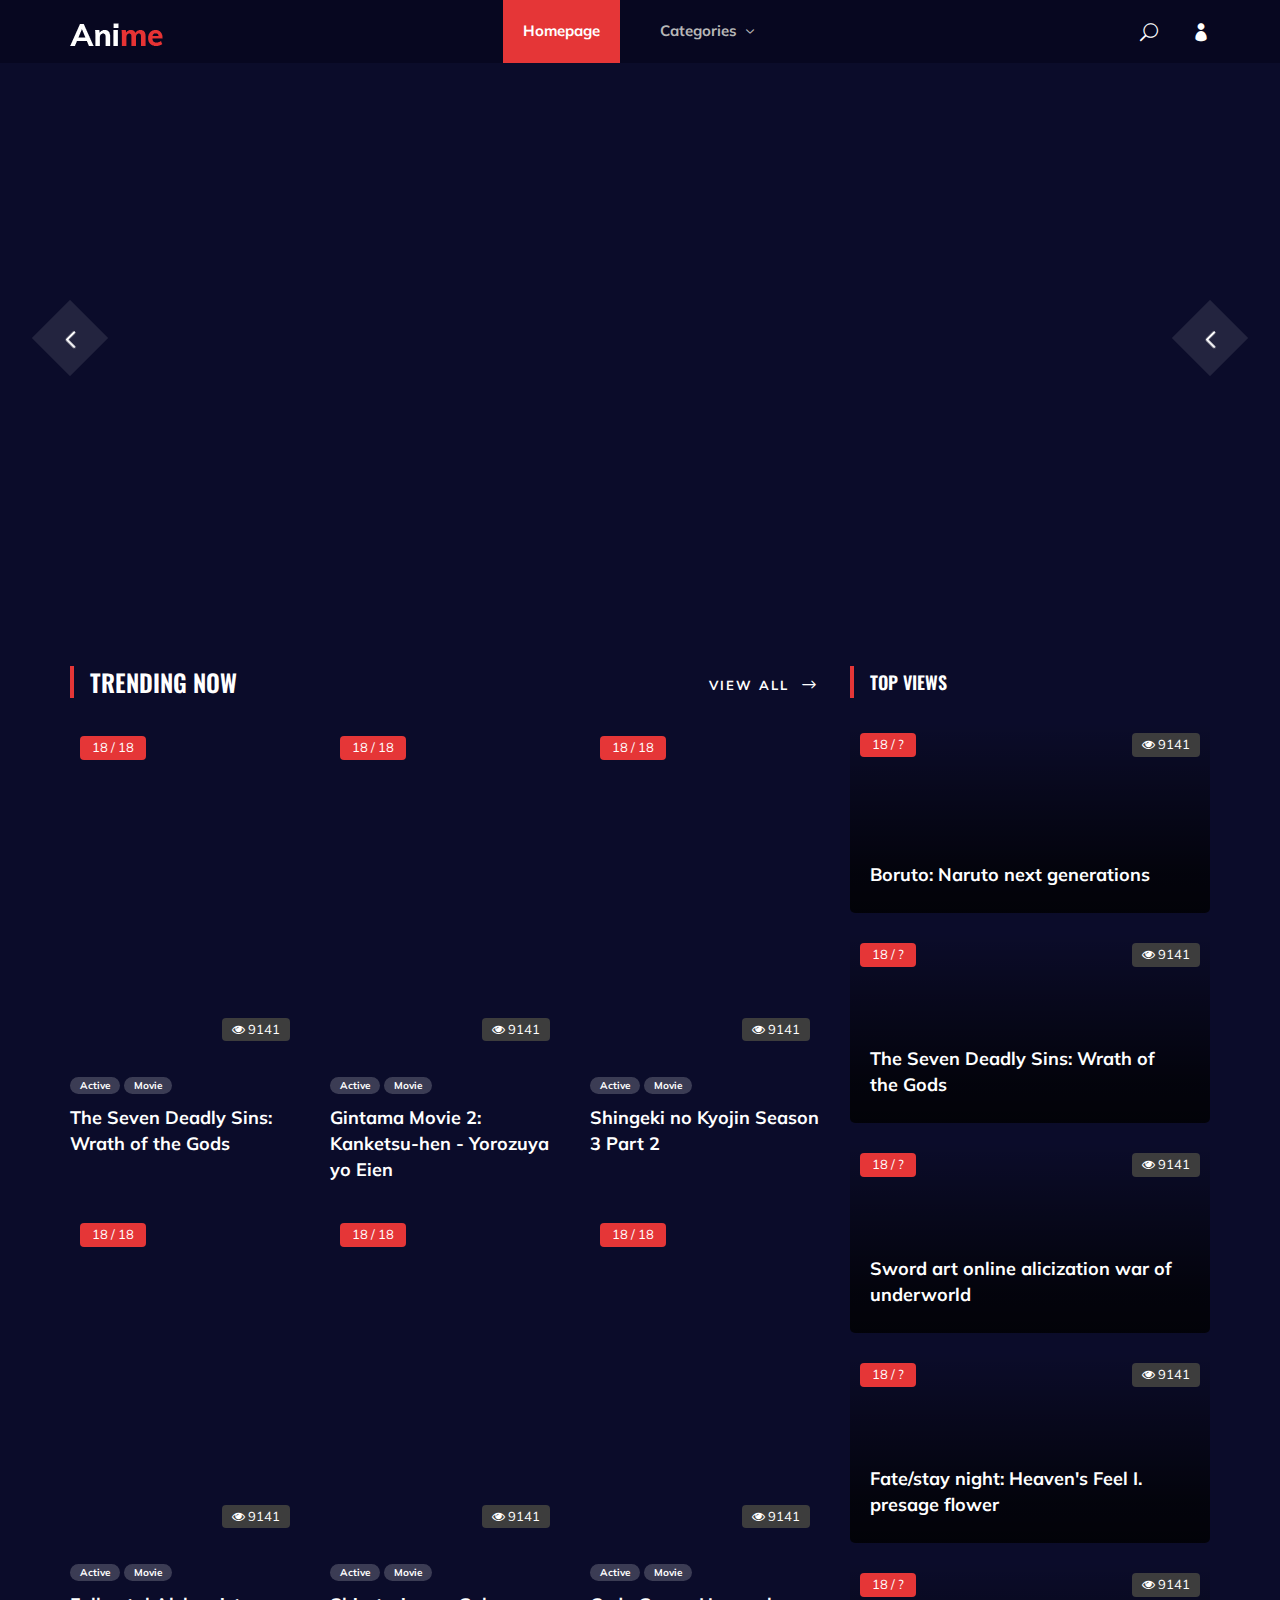
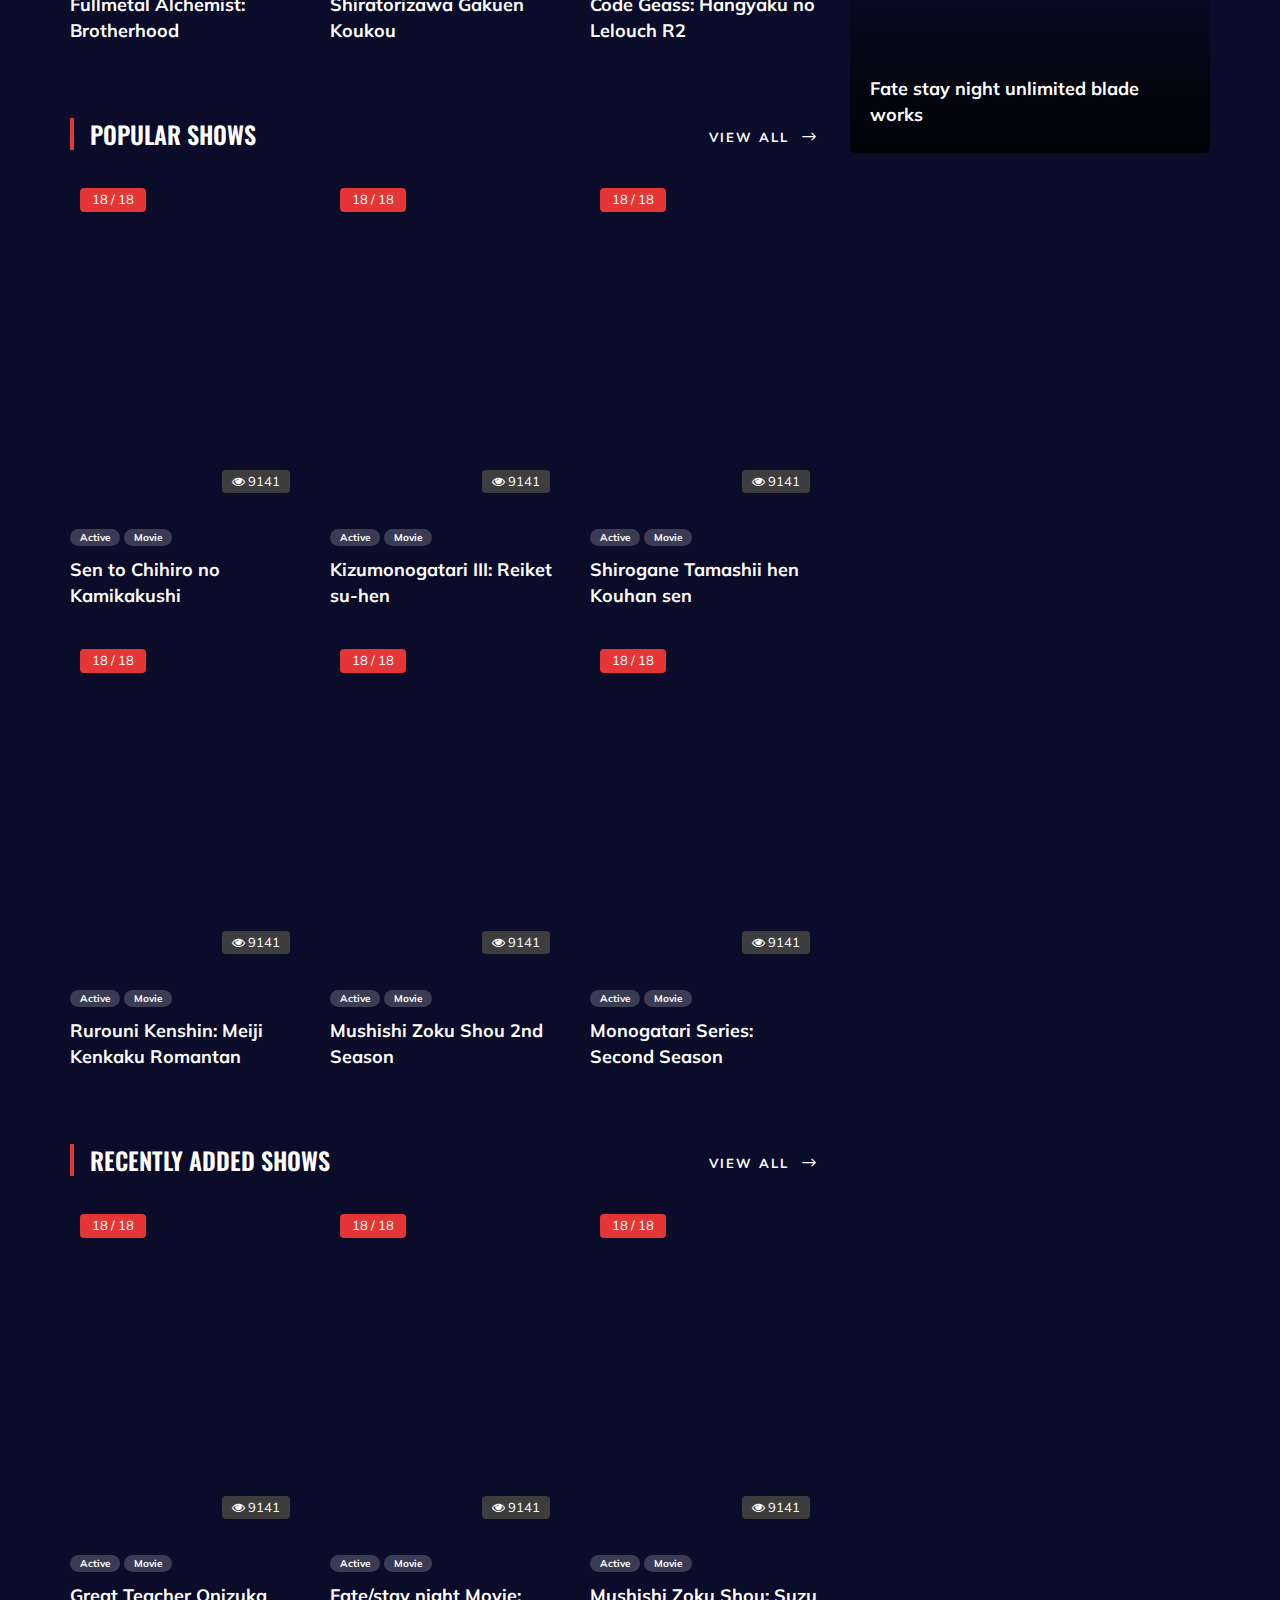
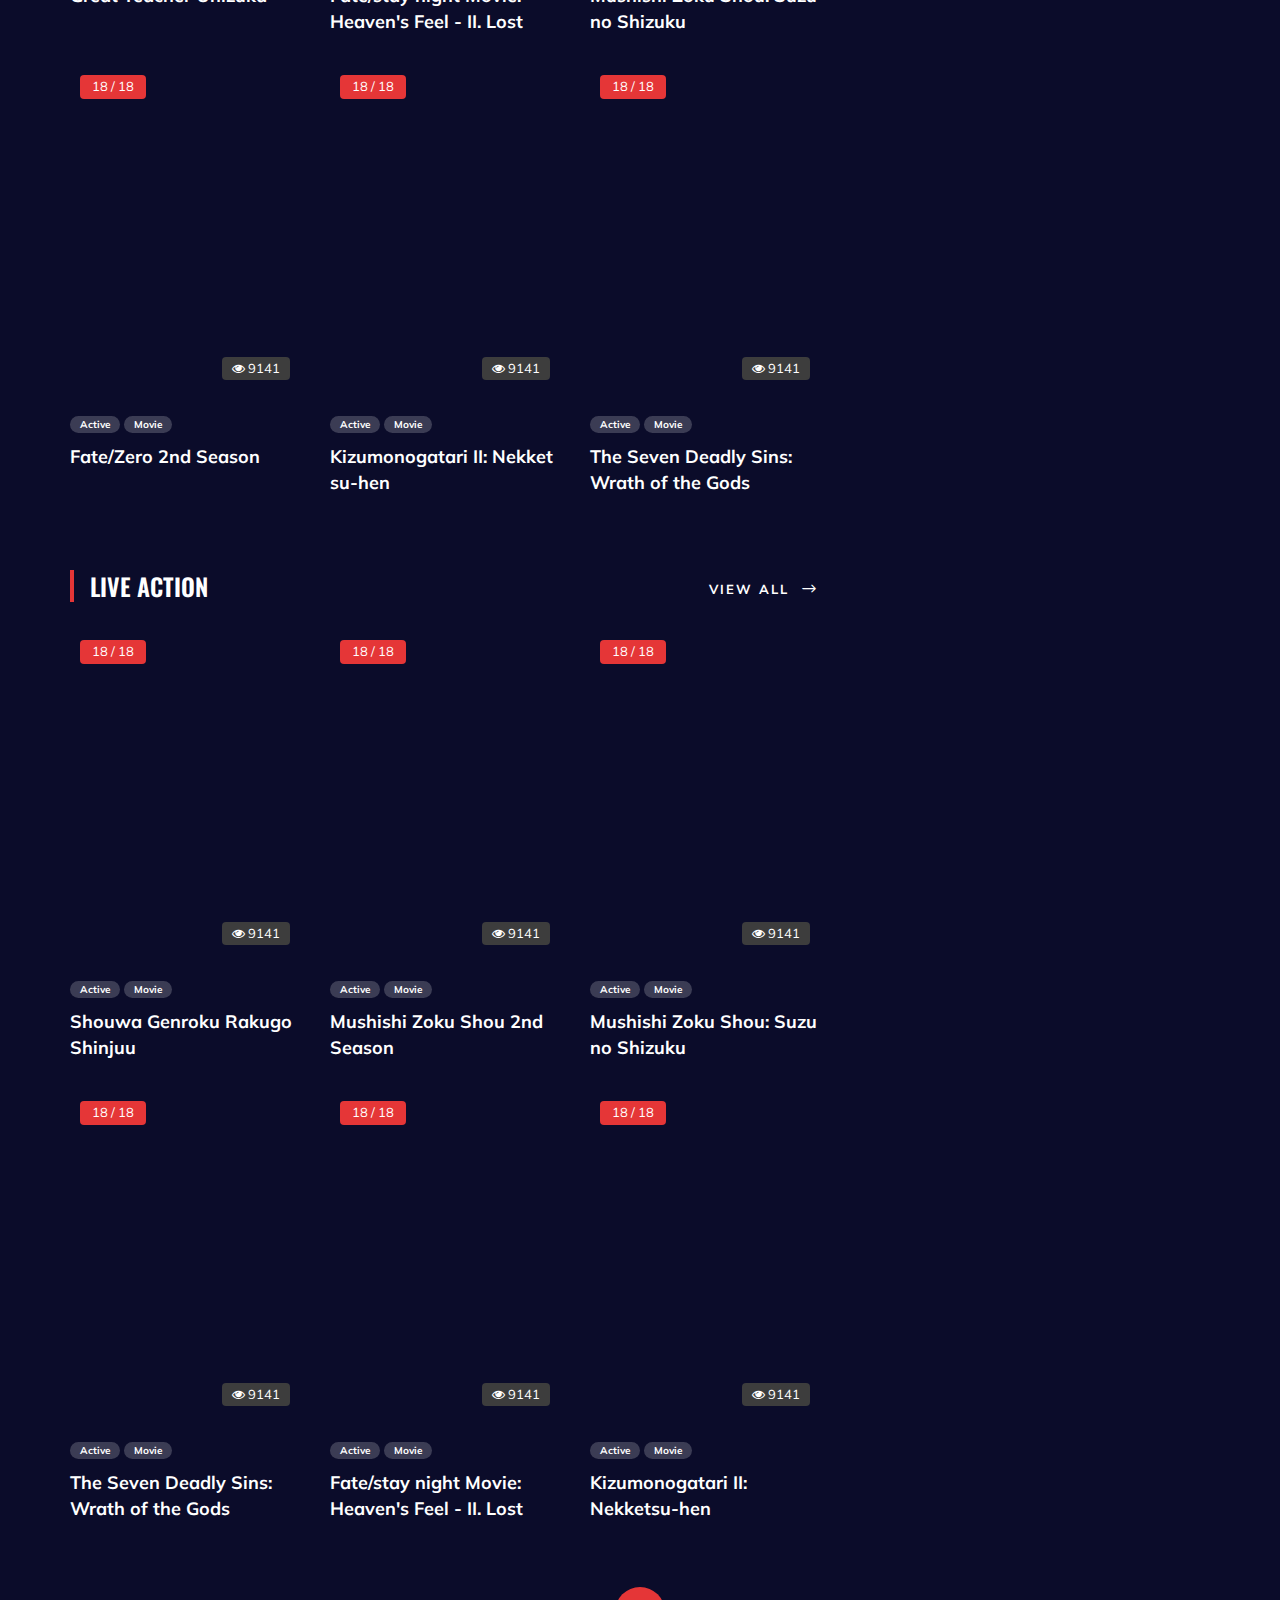
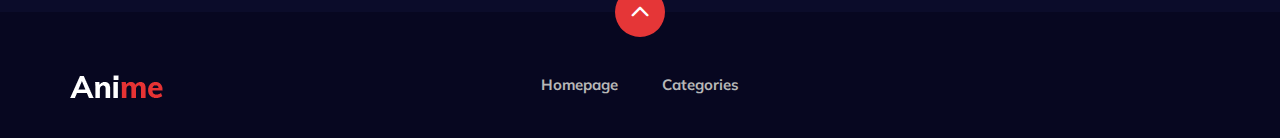
<file: Anime/index.html>
<!DOCTYPE html>
<html lang="zxx">

<head>
    <meta charset="UTF-8">
    <meta name="description" content="Anime Template">
    <meta name="keywords" content="Anime, unica, creative, html">
    <meta name="viewport" content="width=device-width, initial-scale=1.0">
    <meta http-equiv="X-UA-Compatible" content="ie=edge">
    <title>Anime | Template</title>

    <!-- Google Font -->
    <link href="https://fonts.googleapis.com/css2?family=Oswald:wght@300;400;500;600;700&display=swap" rel="stylesheet">
    <link href="https://fonts.googleapis.com/css2?family=Mulish:wght@300;400;500;600;700;800;900&display=swap"
        rel="stylesheet">
    <link rel="stylesheet" href="https://unpkg.com/swiper@8/swiper-bundle.min.css" />
    <!-- Css Styles -->
    <link rel="stylesheet" href="css/bootstrap.min.css" type="text/css">
    <link rel="stylesheet" href="css/font-awesome.min.css" type="text/css">
    <link rel="stylesheet" href="css/elegant-icons.css" type="text/css">
    <link rel="stylesheet" href="css/style.css" type="text/css">
</head>

<body>
    <!-- Page Preloder -->
    <div id="preloder" class="preloder">
        <div class="loader"></div>
    </div>
    
    <!-- Header Section Begin -->
    <header class="header">
        <div class="container">
            <div class="row">
                <div class="col-lg-2">
                    <div class="header__logo">
                        <a href="./index.html">
                            <img src="img/logo.png" alt="">
                        </a>
                    </div>
                </div>
                <div class="col-lg-8">
                    <div class="header__nav">
                        <nav class="header__menu mobile-menu">
                            <ul>
                                <li class="active"><a href="./index.html">Homepage</a></li>
                                <li><a href="./categories.html">Categories <span class="arrow_carrot-down"></span></a>
                                    <ul class="dropdown">
                                        <li><a href="./categories.html">Categories</a></li>
                                    </ul>
                                </li>
                            </ul>
                        </nav>
                    </div>
                </div>
                <div class="col-lg-2">
                    <div class="header__right">
                        <a href="#" class="search-switch"><span class="icon_search"></span></a>
                        <a href="./login.html"><span class="icon_profile"></span></a>
                    </div>
                </div>
            </div>
            <div id="mobile-menu-wrap"></div>
        </div>
    </header>
    <!-- Header End -->

    <!-- Hero Section Begin -->
    <section class="hero">
        <div class="container">
            <div class="hero-box">
                <div class="hero__slider swiper">
                    <div class="swiper-wrapper">
                        <div class="hero__items swiper-slide set-bg" data-setbg="img/hero/hero-1.jpg">
                            <div class="row">
                                <div class="col-lg-6">
                                    <div class="hero__text">
                                        <div class="label">Приключения</div>
                                        <h2>Fate / Stay Night</h2>
                                        <p>После 30 дней путешествия по миру...</p>
                                    </div>
                                </div>
                            </div>
                        </div>
                        <div class="hero__items swiper-slide set-bg" data-setbg="img/hero/hero-2.jpg">
                            <div class="row">
                                <div class="col-lg-6">
                                    <div class="hero__text">
                                        <div class="label">Сёнен</div>
                                        <h2>Naruto</h2>
                                        <p>В поисках своего пути нинзя...</p>
                                    </div>
                                </div>
                            </div>
                        </div>
                        <div class="hero__items swiper-slide set-bg" data-setbg="img/hero/hero-3.jpg">
                            <div class="row">
                                <div class="col-lg-6">
                                    <div class="hero__text">
                                        <div class="label">Фентези</div>
                                        <h2>Sword Art Online</h2>
                                        <p>Уровни - это просто цифры. </p>
                                    </div>
                                </div>
                            </div>
                        </div>
                    </div>
                </div>

                <div class="hero__slider-pagination swiper-pagination"></div>
                <div class="hero__slider-arrow arrow__next swiper-button-next">
                    <span class="arrow_carrot-left"></span>
                </div>
                <div class="hero__slider-arrow arrow__prev swiper-button-prev">
                    <span class="arrow_carrot-left"></span>
                </div>
            </div>
        </div>
    </section>
    <!-- Hero Section End -->

    <!-- Product Section Begin -->
    <section class="product spad">
        <div class="container">
            <div class="row">
                <div class="col-lg-8">
                    <div class="trending__product">
                        <div class="row">
                            <div class="col-lg-8 col-md-8 col-sm-8">
                                <div class="section-title">
                                    <h4>Trending Now</h4>
                                </div>
                            </div>
                            <div class="col-lg-4 col-md-4 col-sm-4">
                                <div class="btn__all">
                                    <a href="/categories.html" class="primary-btn">View All <span class="arrow_right"></span></a>
                                </div>
                            </div>
                        </div>
                        <div class="row">
                            <div class="col-lg-4 col-md-6 col-sm-6">
                                <div class="product__item">
                                    <div class="product__item__pic set-bg" data-setbg="img/trending/trend-1.jpg">
                                        <div class="ep">18 / 18</div>
                                        <div class="view"><i class="fa fa-eye"></i> 9141</div>
                                    </div>
                                    <div class="product__item__text">
                                        <ul>
                                            <li>Active</li>
                                            <li>Movie</li>
                                        </ul>
                                        <h5><a href="/anime-details.html">The Seven Deadly Sins: Wrath of the Gods</a></h5>
                                    </div>
                                </div>
                            </div>
                            <div class="col-lg-4 col-md-6 col-sm-6">
                                <div class="product__item">
                                    <div class="product__item__pic set-bg" data-setbg="img/trending/trend-2.jpg">
                                        <div class="ep">18 / 18</div>
                                        <div class="view"><i class="fa fa-eye"></i> 9141</div>
                                    </div>
                                    <div class="product__item__text">
                                        <ul>
                                            <li>Active</li>
                                            <li>Movie</li>
                                        </ul>
                                        <h5><a href="/anime-details.html">Gintama Movie 2: Kanketsu-hen - Yorozuya yo Eien</a></h5>
                                    </div>
                                </div>
                            </div>
                            <div class="col-lg-4 col-md-6 col-sm-6">
                                <div class="product__item">
                                    <div class="product__item__pic set-bg" data-setbg="img/trending/trend-3.jpg">
                                        <div class="ep">18 / 18</div>
                                        <div class="view"><i class="fa fa-eye"></i> 9141</div>
                                    </div>
                                    <div class="product__item__text">
                                        <ul>
                                            <li>Active</li>
                                            <li>Movie</li>
                                        </ul>
                                        <h5><a href="/anime-details.html">Shingeki no Kyojin Season 3 Part 2</a></h5>
                                    </div>
                                </div>
                            </div>
                            <div class="col-lg-4 col-md-6 col-sm-6">
                                <div class="product__item">
                                    <div class="product__item__pic set-bg" data-setbg="img/trending/trend-4.jpg">
                                        <div class="ep">18 / 18</div>
                                        <div class="view"><i class="fa fa-eye"></i> 9141</div>
                                    </div>
                                    <div class="product__item__text">
                                        <ul>
                                            <li>Active</li>
                                            <li>Movie</li>
                                        </ul>
                                        <h5><a href="/anime-details.html">Fullmetal Alchemist: Brotherhood</a></h5>
                                    </div>
                                </div>
                            </div>
                            <div class="col-lg-4 col-md-6 col-sm-6">
                                <div class="product__item">
                                    <div class="product__item__pic set-bg" data-setbg="img/trending/trend-5.jpg">
                                        <div class="ep">18 / 18</div>
                                        <div class="view"><i class="fa fa-eye"></i> 9141</div>
                                    </div>
                                    <div class="product__item__text">
                                        <ul>
                                            <li>Active</li>
                                            <li>Movie</li>
                                        </ul>
                                        <h5><a href="/anime-details.html">Shiratorizawa Gakuen Koukou</a></h5>
                                    </div>
                                </div>
                            </div>
                            <div class="col-lg-4 col-md-6 col-sm-6">
                                <div class="product__item">
                                    <div class="product__item__pic set-bg" data-setbg="img/trending/trend-6.jpg">
                                        <div class="ep">18 / 18</div>
                                        <div class="view"><i class="fa fa-eye"></i> 9141</div>
                                    </div>
                                    <div class="product__item__text">
                                        <ul>
                                            <li>Active</li>
                                            <li>Movie</li>
                                        </ul>
                                        <h5><a href="/anime-details.html">Code Geass: Hangyaku no Lelouch R2</a></h5>
                                    </div>
                                </div>
                            </div>
                        </div>
                    </div>
                    <div class="popular__product">
                        <div class="row">
                            <div class="col-lg-8 col-md-8 col-sm-8">
                                <div class="section-title">
                                    <h4>Popular Shows</h4>
                                </div>
                            </div>
                            <div class="col-lg-4 col-md-4 col-sm-4">
                                <div class="btn__all">
                                    <a href="/categories.html" class="primary-btn">View All <span class="arrow_right"></span></a>
                                </div>
                            </div>
                        </div>
                        <div class="row">
                            <div class="col-lg-4 col-md-6 col-sm-6">
                                <div class="product__item">
                                    <div class="product__item__pic set-bg" data-setbg="img/popular/popular-1.jpg">
                                        <div class="ep">18 / 18</div>
                                        <div class="view"><i class="fa fa-eye"></i> 9141</div>
                                    </div>
                                    <div class="product__item__text">
                                        <ul>
                                            <li>Active</li>
                                            <li>Movie</li>
                                        </ul>
                                        <h5><a href="/anime-details.html">Sen to Chihiro no Kamikakushi</a></h5>
                                    </div>
                                </div>
                            </div>
                            <div class="col-lg-4 col-md-6 col-sm-6">
                                <div class="product__item">
                                    <div class="product__item__pic set-bg" data-setbg="img/popular/popular-2.jpg">
                                        <div class="ep">18 / 18</div>
                                        <div class="view"><i class="fa fa-eye"></i> 9141</div>
                                    </div>
                                    <div class="product__item__text">
                                        <ul>
                                            <li>Active</li>
                                            <li>Movie</li>
                                        </ul>
                                        <h5><a href="/anime-details.html">Kizumonogatari III: Reiket su-hen</a></h5>
                                    </div>
                                </div>
                            </div>
                            <div class="col-lg-4 col-md-6 col-sm-6">
                                <div class="product__item">
                                    <div class="product__item__pic set-bg" data-setbg="img/popular/popular-3.jpg">
                                        <div class="ep">18 / 18</div>
                                        <div class="view"><i class="fa fa-eye"></i> 9141</div>
                                    </div>
                                    <div class="product__item__text">
                                        <ul>
                                            <li>Active</li>
                                            <li>Movie</li>
                                        </ul>
                                        <h5><a href="/anime-details.html">Shirogane Tamashii hen Kouhan sen</a></h5>
                                    </div>
                                </div>
                            </div>
                            <div class="col-lg-4 col-md-6 col-sm-6">
                                <div class="product__item">
                                    <div class="product__item__pic set-bg" data-setbg="img/popular/popular-4.jpg">
                                        <div class="ep">18 / 18</div>
                                        <div class="view"><i class="fa fa-eye"></i> 9141</div>
                                    </div>
                                    <div class="product__item__text">
                                        <ul>
                                            <li>Active</li>
                                            <li>Movie</li>
                                        </ul>
                                        <h5><a href="/anime-details.html">Rurouni Kenshin: Meiji Kenkaku Romantan</a></h5>
                                    </div>
                                </div>
                            </div>
                            <div class="col-lg-4 col-md-6 col-sm-6">
                                <div class="product__item">
                                    <div class="product__item__pic set-bg" data-setbg="img/popular/popular-5.jpg">
                                        <div class="ep">18 / 18</div>
                                        <div class="view"><i class="fa fa-eye"></i> 9141</div>
                                    </div>
                                    <div class="product__item__text">
                                        <ul>
                                            <li>Active</li>
                                            <li>Movie</li>
                                        </ul>
                                        <h5><a href="/anime-details.html">Mushishi Zoku Shou 2nd Season</a></h5>
                                    </div>
                                </div>
                            </div>
                            <div class="col-lg-4 col-md-6 col-sm-6">
                                <div class="product__item">
                                    <div class="product__item__pic set-bg" data-setbg="img/popular/popular-6.jpg">
                                        <div class="ep">18 / 18</div>
                                        <div class="view"><i class="fa fa-eye"></i> 9141</div>
                                    </div>
                                    <div class="product__item__text">
                                        <ul>
                                            <li>Active</li>
                                            <li>Movie</li>
                                        </ul>
                                        <h5><a href="/anime-details.html">Monogatari Series: Second Season</a></h5>
                                    </div>
                                </div>
                            </div>
                        </div>
                    </div>
                    <div class="recent__product">
                        <div class="row">
                            <div class="col-lg-8 col-md-8 col-sm-8">
                                <div class="section-title">
                                    <h4>Recently Added Shows</h4>
                                </div>
                            </div>
                            <div class="col-lg-4 col-md-4 col-sm-4">
                                <div class="btn__all">
                                    <a href="/categories.html" class="primary-btn">View All <span class="arrow_right"></span></a>
                                </div>
                            </div>
                        </div>
                        <div class="row">
                            <div class="col-lg-4 col-md-6 col-sm-6">
                                <div class="product__item">
                                    <div class="product__item__pic set-bg" data-setbg="img/recent/recent-1.jpg">
                                        <div class="ep">18 / 18</div>
                                        <div class="view"><i class="fa fa-eye"></i> 9141</div>
                                    </div>
                                    <div class="product__item__text">
                                        <ul>
                                            <li>Active</li>
                                            <li>Movie</li>
                                        </ul>
                                        <h5><a href="/anime-details.html">Great Teacher Onizuka</a></h5>
                                    </div>
                                </div>
                            </div>
                            <div class="col-lg-4 col-md-6 col-sm-6">
                                <div class="product__item">
                                    <div class="product__item__pic set-bg" data-setbg="img/recent/recent-2.jpg">
                                        <div class="ep">18 / 18</div>
                                        <div class="view"><i class="fa fa-eye"></i> 9141</div>
                                    </div>
                                    <div class="product__item__text">
                                        <ul>
                                            <li>Active</li>
                                            <li>Movie</li>
                                        </ul>
                                        <h5><a href="/anime-details.html">Fate/stay night Movie: Heaven's Feel - II. Lost</a></h5>
                                    </div>
                                </div>
                            </div>
                            <div class="col-lg-4 col-md-6 col-sm-6">
                                <div class="product__item">
                                    <div class="product__item__pic set-bg" data-setbg="img/recent/recent-3.jpg">
                                        <div class="ep">18 / 18</div>
                                        <div class="view"><i class="fa fa-eye"></i> 9141</div>
                                    </div>
                                    <div class="product__item__text">
                                        <ul>
                                            <li>Active</li>
                                            <li>Movie</li>
                                        </ul>
                                        <h5><a href="/anime-details.html">Mushishi Zoku Shou: Suzu no Shizuku</a></h5>
                                    </div>
                                </div>
                            </div>
                            <div class="col-lg-4 col-md-6 col-sm-6">
                                <div class="product__item">
                                    <div class="product__item__pic set-bg" data-setbg="img/recent/recent-4.jpg">
                                        <div class="ep">18 / 18</div>
                                        <div class="view"><i class="fa fa-eye"></i> 9141</div>
                                    </div>
                                    <div class="product__item__text">
                                        <ul>
                                            <li>Active</li>
                                            <li>Movie</li>
                                        </ul>
                                        <h5><a href="/anime-details.html">Fate/Zero 2nd Season</a></h5>
                                    </div>
                                </div>
                            </div>
                            <div class="col-lg-4 col-md-6 col-sm-6">
                                <div class="product__item">
                                    <div class="product__item__pic set-bg" data-setbg="img/recent/recent-5.jpg">
                                        <div class="ep">18 / 18</div>
                                        <div class="view"><i class="fa fa-eye"></i> 9141</div>
                                    </div>
                                    <div class="product__item__text">
                                        <ul>
                                            <li>Active</li>
                                            <li>Movie</li>
                                        </ul>
                                        <h5><a href="/anime-details.html">Kizumonogatari II: Nekket su-hen</a></h5>
                                    </div>
                                </div>
                            </div>
                            <div class="col-lg-4 col-md-6 col-sm-6">
                                <div class="product__item">
                                    <div class="product__item__pic set-bg" data-setbg="img/recent/recent-6.jpg">
                                        <div class="ep">18 / 18</div>
                                        <div class="view"><i class="fa fa-eye"></i> 9141</div>
                                    </div>
                                    <div class="product__item__text">
                                        <ul>
                                            <li>Active</li>
                                            <li>Movie</li>
                                        </ul>
                                        <h5><a href="/anime-details.html">The Seven Deadly Sins: Wrath of the Gods</a></h5>
                                    </div>
                                </div>
                            </div>
                        </div>
                    </div>
                    <div class="live__product">
                        <div class="row">
                            <div class="col-lg-8 col-md-8 col-sm-8">
                                <div class="section-title">
                                    <h4>Live Action</h4>
                                </div>
                            </div>
                            <div class="col-lg-4 col-md-4 col-sm-4">
                                <div class="btn__all">
                                    <a href="/categories.html" class="primary-btn">View All <span class="arrow_right"></span></a>
                                </div>
                            </div>
                        </div>
                        <div class="row">
                            <div class="col-lg-4 col-md-6 col-sm-6">
                                <div class="product__item">
                                    <div class="product__item__pic set-bg" data-setbg="img/live/live-1.jpg">
                                        <div class="ep">18 / 18</div>
                                        <div class="view"><i class="fa fa-eye"></i> 9141</div>
                                    </div>
                                    <div class="product__item__text">
                                        <ul>
                                            <li>Active</li>
                                            <li>Movie</li>
                                        </ul>
                                        <h5><a href="/anime-details.html">Shouwa Genroku Rakugo Shinjuu</a></h5>
                                    </div>
                                </div>
                            </div>
                            <div class="col-lg-4 col-md-6 col-sm-6">
                                <div class="product__item">
                                    <div class="product__item__pic set-bg" data-setbg="img/live/live-2.jpg">
                                        <div class="ep">18 / 18</div>
                                        <div class="view"><i class="fa fa-eye"></i> 9141</div>
                                    </div>
                                    <div class="product__item__text">
                                        <ul>
                                            <li>Active</li>
                                            <li>Movie</li>
                                        </ul>
                                        <h5><a href="/anime-details.html">Mushishi Zoku Shou 2nd Season</a></h5>
                                    </div>
                                </div>
                            </div>
                            <div class="col-lg-4 col-md-6 col-sm-6">
                                <div class="product__item">
                                    <div class="product__item__pic set-bg" data-setbg="img/live/live-3.jpg">
                                        <div class="ep">18 / 18</div>
                                        <div class="view"><i class="fa fa-eye"></i> 9141</div>
                                    </div>
                                    <div class="product__item__text">
                                        <ul>
                                            <li>Active</li>
                                            <li>Movie</li>
                                        </ul>
                                        <h5><a href="/anime-details.html">Mushishi Zoku Shou: Suzu no Shizuku</a></h5>
                                    </div>
                                </div>
                            </div>
                            <div class="col-lg-4 col-md-6 col-sm-6">
                                <div class="product__item">
                                    <div class="product__item__pic set-bg" data-setbg="img/live/live-4.jpg">
                                        <div class="ep">18 / 18</div>
                                        <div class="view"><i class="fa fa-eye"></i> 9141</div>
                                    </div>
                                    <div class="product__item__text">
                                        <ul>
                                            <li>Active</li>
                                            <li>Movie</li>
                                        </ul>
                                        <h5><a href="/anime-details.html">The Seven Deadly Sins: Wrath of the Gods</a></h5>
                                    </div>
                                </div>
                            </div>
                            <div class="col-lg-4 col-md-6 col-sm-6">
                                <div class="product__item">
                                    <div class="product__item__pic set-bg" data-setbg="img/live/live-5.jpg">
                                        <div class="ep">18 / 18</div>
                                        <div class="view"><i class="fa fa-eye"></i> 9141</div>
                                    </div>
                                    <div class="product__item__text">
                                        <ul>
                                            <li>Active</li>
                                            <li>Movie</li>
                                        </ul>
                                        <h5><a href="/anime-details.html">Fate/stay night Movie: Heaven's Feel - II. Lost</a></h5>
                                    </div>
                                </div>
                            </div>
                            <div class="col-lg-4 col-md-6 col-sm-6">
                                <div class="product__item">
                                    <div class="product__item__pic set-bg" data-setbg="img/live/live-6.jpg">
                                        <div class="ep">18 / 18</div>
                                        <div class="view"><i class="fa fa-eye"></i> 9141</div>
                                    </div>
                                    <div class="product__item__text">
                                        <ul>
                                            <li>Active</li>
                                            <li>Movie</li>
                                        </ul>
                                        <h5><a href="/anime-details.html">Kizumonogatari II: Nekketsu-hen</a></h5>
                                    </div>
                                </div>
                            </div>
                        </div>
                    </div>
                </div>
                <div class="col-lg-4 col-md-6 col-sm-8">
                    <div class="product__sidebar">
                        <div class="product__sidebar__view">
                            <div class="section-title">
                                <h5>Top Views</h5>
                            </div>
                            <div class="filter__gallery">
                                <div class="product__sidebar__view__item set-bg mix day years"
                                    data-setbg="img/trending/trend-1.jpg">
                                    <div class="ep">18 / ?</div>
                                    <div class="view"><i class="fa fa-eye"></i> 9141</div>
                                    <h5><a href="/anime-details.html">Boruto: Naruto next generations</a></h5>
                                </div>
                                <div class="product__sidebar__view__item set-bg mix month week"
                                    data-setbg="img/trending/trend-2.jpg">
                                    <div class="ep">18 / ?</div>
                                    <div class="view"><i class="fa fa-eye"></i> 9141</div>
                                    <h5><a href="/anime-details.html">The Seven Deadly Sins: Wrath of the Gods</a></h5>
                                </div>
                                <div class="product__sidebar__view__item set-bg mix week years"
                                    data-setbg="img/trending/trend-3.jpg">
                                    <div class="ep">18 / ?</div>
                                    <div class="view"><i class="fa fa-eye"></i> 9141</div>
                                    <h5><a href="/anime-details.html">Sword art online alicization war of underworld</a></h5>
                                </div>
                                <div class="product__sidebar__view__item set-bg mix years month"
                                    data-setbg="img/trending/trend-4.jpg">
                                    <div class="ep">18 / ?</div>
                                    <div class="view"><i class="fa fa-eye"></i> 9141</div>
                                    <h5><a href="/anime-details.html">Fate/stay night: Heaven's Feel I. presage flower</a></h5>
                                </div>
                                <div class="product__sidebar__view__item set-bg mix day"
                                    data-setbg="img/trending/trend-5.jpg">
                                    <div class="ep">18 / ?</div>
                                    <div class="view"><i class="fa fa-eye"></i> 9141</div>
                                    <h5><a href="/anime-details.html">Fate stay night unlimited blade works</a></h5>
                                </div>
                            </div>
                        </div>
                    </div>
                </div>
            </div>
        </div>
    </section>
    <!-- Product Section End -->

    <!-- Footer Section Begin -->
    <footer class="footer">
        <div class="page-up">
            <a href="#" id="scrollToTopButton"><span class="arrow_carrot-up"></span></a>
        </div>
        <div class="container">
            <div class="row">
                <div class="col-lg-3">
                    <div class="footer__logo">
                        <a href="./index.html"><img src="img/logo.png" alt=""></a>
                    </div>
                </div>
                <div class="col-lg-6">
                    <div class="footer__nav">
                        <ul>
                            <li class="active"><a href="./index.html">Homepage</a></li>
                            <li><a href="./categories.html">Categories</a></li>
                        </ul>
                    </div>
                </div>
                <div class="col-lg-3">

                </div>
            </div>
        </div>
    </footer>

    <!-- Search model Begin -->
    <div class="search-model">
        <div class="h-100 d-flex align-items-center justify-content-center">
            <div class="search-close-switch"><i class="icon_close"></i></div>
            <form class="search-model-form">
                <input type="text" id="search-input" placeholder="Search here.....">
            </form>
        </div>
    </div>
    <!-- Search model end -->

    <!-- Js Plugins -->
</body>

</html>
</file>
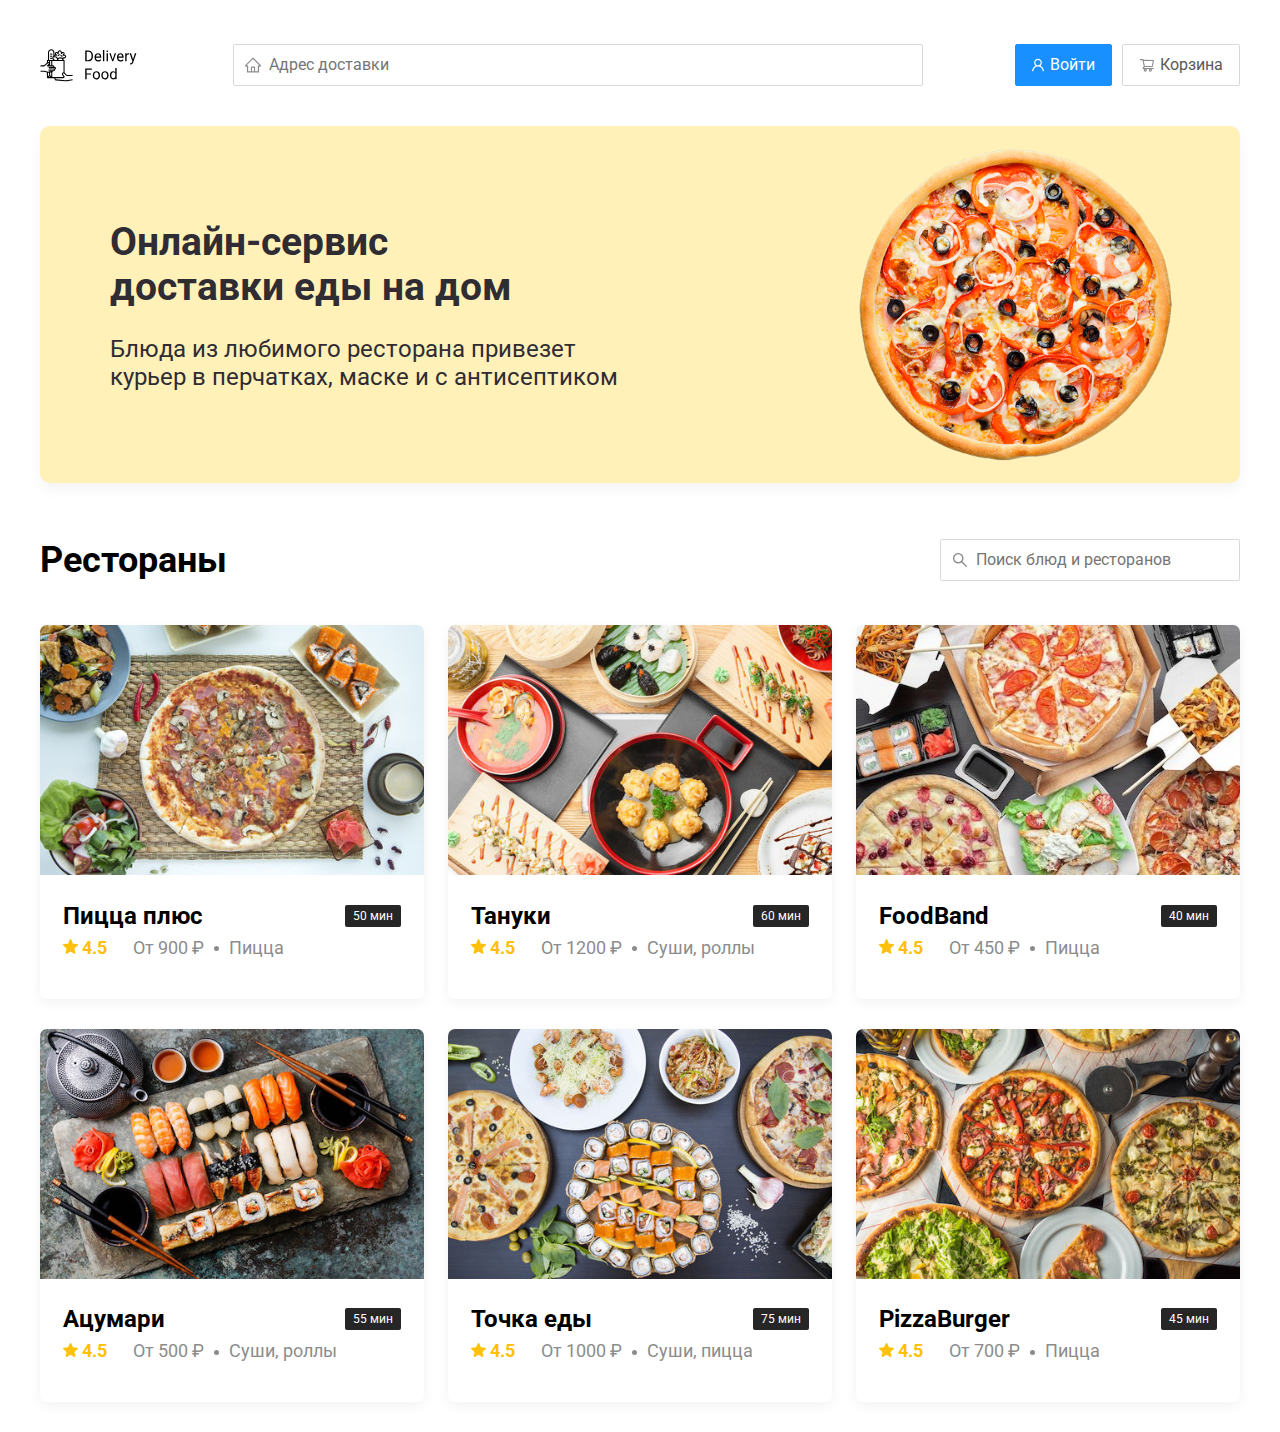
<file: Delivery Food/index.html>
<!DOCTYPE html>
<html lang="ru">

<head>
    <meta charset="UTF-8">
    <meta name="viewport" content="width=device-width, initial-scale=1.0">
    <title>Delivery Food - доставка еды на дом</title>
    <link href="https://fonts.googleapis.com/css2?family=Roboto:ital,wght@0,100..900;1,100..900&display=swap"
        rel="stylesheet">
    <link rel="stylesheet" href="css/normalize.css">
    <link rel="stylesheet" href="css/style.css">
</head>

<body>
    <div class="container">
        <header class="header">
            <img class="logo" src="img/logo.svg" alt="logo">
            <input class="input input-address" type="text" placeholder="Адрес доставки">
            <div class="header-btn">
                <button class="btn btn-primary">
                    <img class="btn-icon" src="img/user.svg" alt="user">
                    <span class="btn-text">Войти</span>
                </button>
                <button class="btn">
                    <img class="btn-icon" src="img/shopping-cart.svg" alt="shopping-cart">
                    <span class="btn-text">Корзина</span>
                </button>
            </div>
        </header>

        <section class="promo">
            <h1 class="promo-title">Онлайн-сервис <br>доставки еды на дом</h1>
            <p class="promo-text">Блюда из любимого ресторана привезет <br>курьер в перчатках, маске и с антисептиком</p>
        </section>

        <section class="restaurant">
            <div class="section-heading">
                <h2 class="section-title">Рестораны</h2>
                <input type="text" class="input input-search" placeholder="Поиск блюд и ресторанов">
            </div>
            <div class="cards">
                <div class="card">
                    <img class="card-img" src="img/cards/01.png" alt="Пицца Плюс">
                    <div class="card-text">
                        <div class="card-heading">
                            <h2 class="card-title">Пицца плюс</h2>
                            <span class="card-tag tag">50 мин</span>
                        </div>
                        <!-- /.card-heading -->
                         <div class="card-info">
                            <div class="rating">
                                <img src="img/rating-star.svg" alt="rating-star">
                                4.5
                            </div>
                            <div class="price">От 900 ₽</div>
                            <div class="category">Пицца</div>
                         </div>
                         <!-- /.card-info -->
                    </div>
                    <!-- /.card-text -->
                </div>
                <!-- /.card -->
                <div class="card">
                    <img class="card-img" src="img/cards/02.png" alt="Тануки">
                    <div class="card-text">
                        <div class="card-heading">
                            <h2 class="card-title">Тануки</h2>
                            <span class="card-tag tag">60 мин</span>
                        </div>
                        <!-- /.card-heading -->
                         <div class="card-info">
                            <div class="rating">
                                <img src="img/rating-star.svg" alt="rating-star">
                                4.5
                            </div>
                            <div class="price">От 1200 ₽</div>
                            <div class="category">Суши, роллы</div>
                         </div>
                         <!-- /.card-info -->
                    </div>
                    <!-- /.card-text -->
                </div>
                <!-- /.card -->
                <div class="card">
                    <img class="card-img" src="img/cards/03.png" alt="FoodBand">
                    <div class="card-text">
                        <div class="card-heading">
                            <h2 class="card-title">FoodBand</h2>
                            <span class="card-tag tag">40 мин</span>
                        </div>
                        <!-- /.card-heading -->
                         <div class="card-info">
                            <div class="rating">
                                <img src="img/rating-star.svg" alt="rating-star">
                                4.5
                            </div>
                            <div class="price">От 450 ₽</div>
                            <div class="category">Пицца</div>
                         </div>
                         <!-- /.card-info -->
                    </div>
                    <!-- /.card-text -->
                </div>
                <!-- /.card -->
                <div class="card">
                    <img class="card-img" src="img/cards/04.png" alt="Жадина-пицца">
                    <div class="card-text">
                        <div class="card-heading">
                            <h2 class="card-title">Ацумари</h2>
                            <span class="card-tag tag">55 мин</span>
                        </div>
                        <!-- /.card-heading -->
                         <div class="card-info">
                            <div class="rating">
                                <img src="img/rating-star.svg" alt="rating-star">
                                4.5
                            </div>
                            <div class="price">От 500 ₽</div>
                            <div class="category">Суши, роллы</div>
                         </div>
                         <!-- /.card-info -->
                    </div>
                    <!-- /.card-text -->
                </div>
                <!-- /.card -->
                <div class="card">
                    <img class="card-img" src="img/cards/05.png" alt="Точка еды">
                    <div class="card-text">
                        <div class="card-heading">
                            <h2 class="card-title">Точка еды</h2>
                            <span class="card-tag tag">75 мин</span>
                        </div>
                        <!-- /.card-heading -->
                         <div class="card-info">
                            <div class="rating">
                                <img src="img/rating-star.svg" alt="rating-star">
                                4.5
                            </div>
                            <div class="price">От 1000 ₽</div>
                            <div class="category">Суши, пицца</div>
                         </div>
                         <!-- /.card-info -->
                    </div>
                    <!-- /.card-text -->
                </div>
                <!-- /.card -->
                <div class="card">
                    <img class="card-img" src="img/cards/06.png" alt="PizzaBurger">
                    <div class="card-text">
                        <div class="card-heading">
                            <h2 class="card-title">PizzaBurger</h2>
                            <span class="card-tag tag">45 мин</span>
                        </div>
                        <!-- /.card-heading -->
                         <div class="card-info">
                            <div class="rating">
                                <img src="img/rating-star.svg" alt="rating-star">
                                4.5
                            </div>
                            <div class="price">От 700 ₽</div>
                            <div class="category">Пицца</div>
                         </div>
                         <!-- /.card-info -->
                    </div>
                    <!-- /.card-text -->
                </div>
                <!-- /.card -->
            </div>
            <!-- /.cards -->
        </section>
    </div>
</body>

</html>
</file>
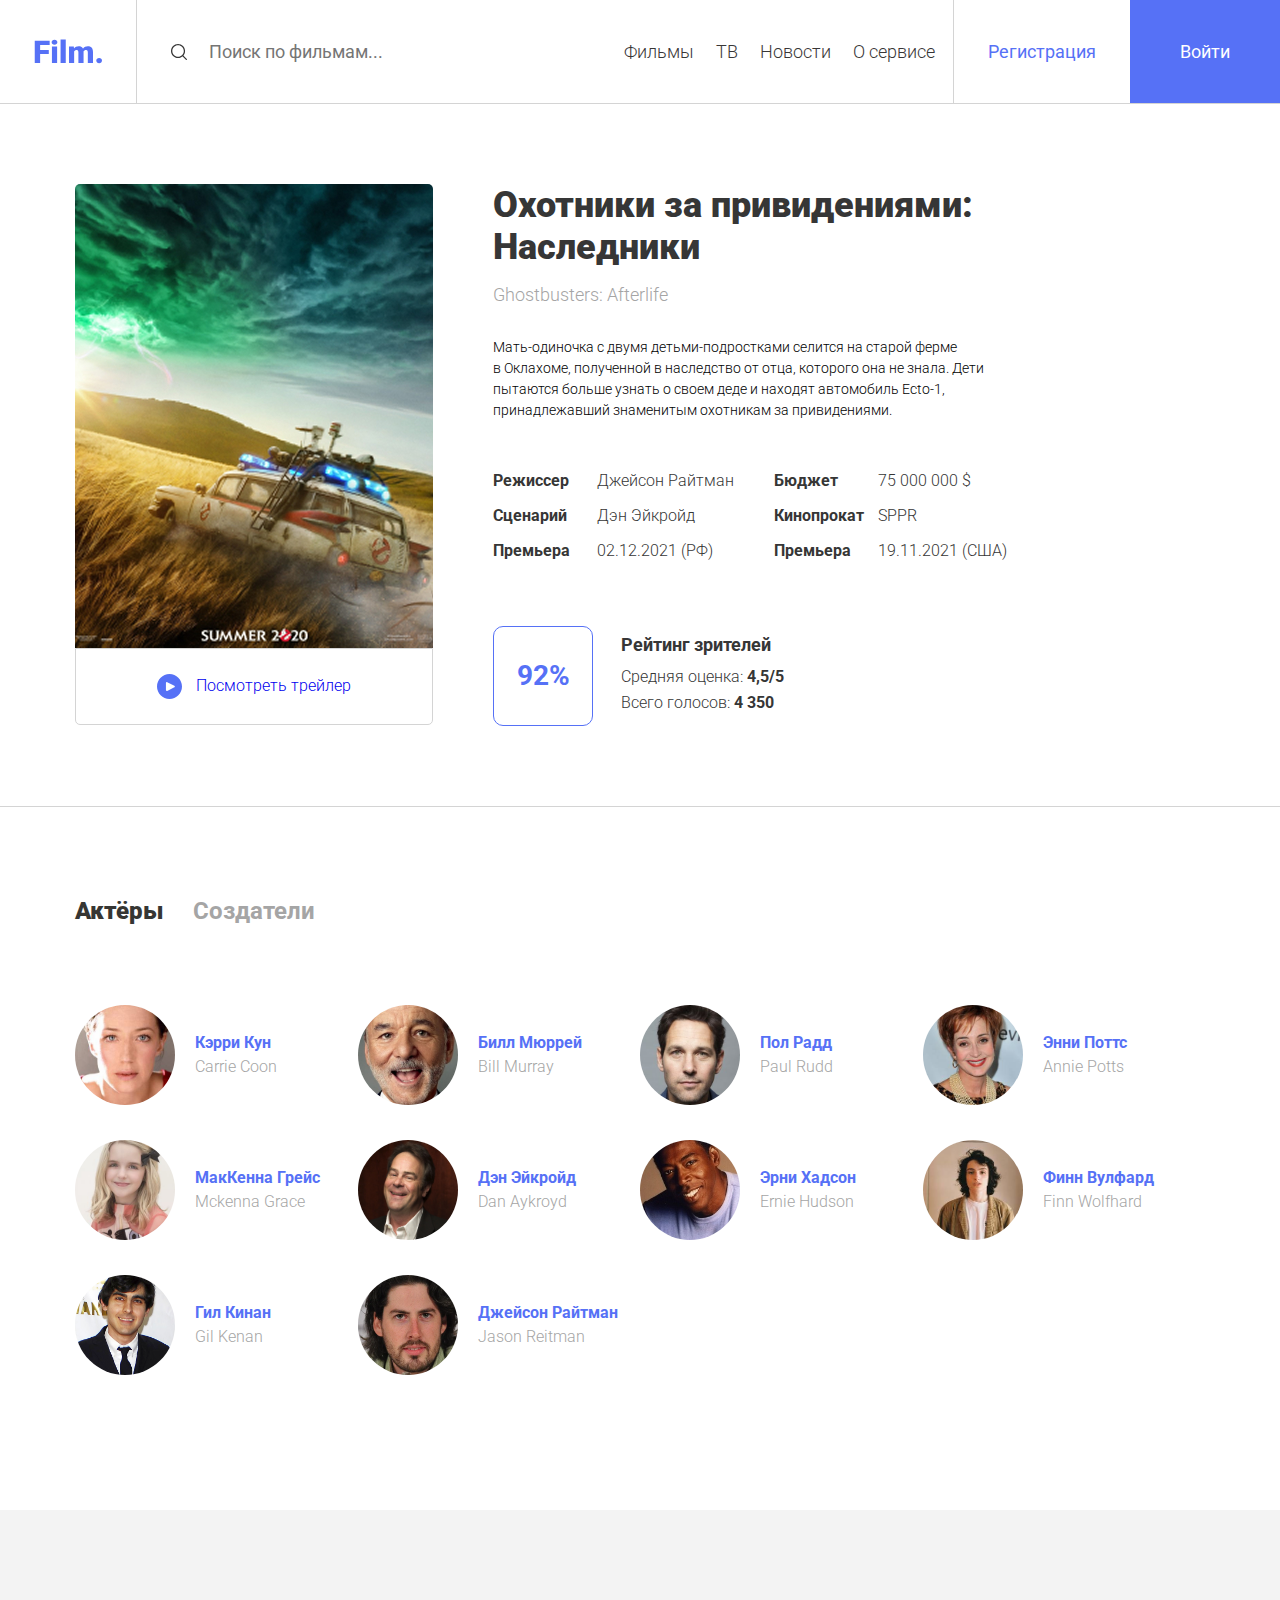
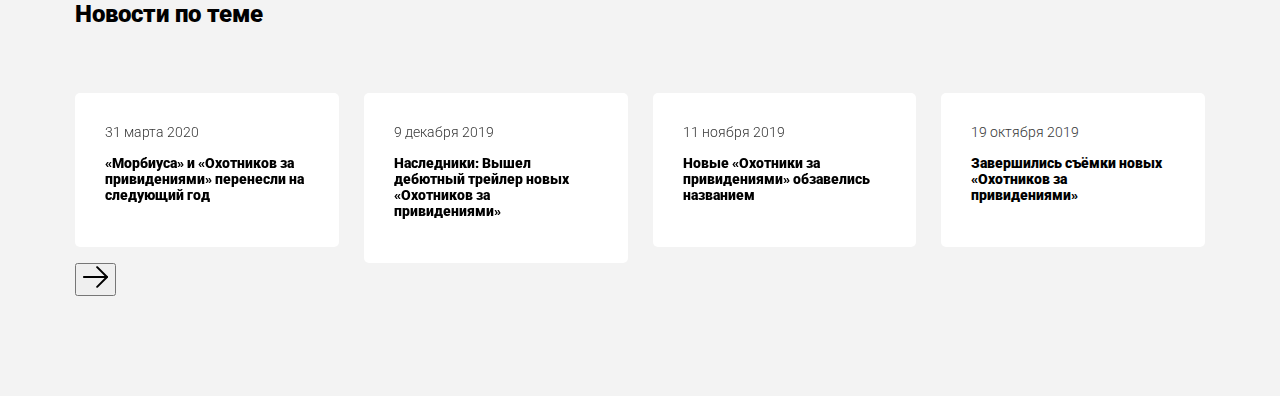
<file: Ghostbusters/index.html>
<!DOCTYPE html>
<html lang="ru">

<head>
  <meta charset="UTF-8" />
  <meta name="viewport" content="width=device-width, initial-scale=1.0" />
  <title>Охотники за привидениями: Наследники</title>
  <link href="https://fonts.googleapis.com/css2?family=Roboto:wght@300;700;900&display=swap" rel="stylesheet" />
  <link rel="stylesheet" href="css/normalize.css" />
  <link rel="stylesheet" href="css/jquery.fancybox.min.css">
  <link rel="stylesheet" href="css/swiper.min.css">
  <link rel="stylesheet" href="css/style.css" />
</head>

<body>
  <header class="header">
    <img class="logo" width="68" src="img/logo.svg" alt="Logo: film" />
    <div class="line"></div>
    <div class="m-menu">
      <input class="search-input" type="text" placeholder="Поиск по фильмам..." />
      <nav class="navigation">
        <a href="#" class="navigation-link">Фильмы</a>
        <a href="#" class="navigation-link">ТВ</a>
        <a href="#" class="navigation-link">Новости</a>
        <a href="#" class="navigation-link">О сервисе</a>
      </nav>
      <div class="button-group">
        <button class="button sign-up">Регистрация</button>
        <button class="button login">Войти</button>
      </div>
    </div>
    <div class="mobile-buttons">
      <button class="search-button">
        <img src="img/search-icon.svg" alt="search">
      </button>
      <button class="m-menu-button">
        <span class="menu-line"></span>
        <span class="menu-line"></span>
        <span class="menu-line"></span>
      </button>
    </div>
  </header>
  <section class="film">
    <div class="container">
      <div class="film-wrapper">
        <div class="film-trailer">
          <img class="poster" src="img/poster.jpg" alt="Poster" />
          <a class="trailer-button" data-fancybox href="https://vimeo.com/950121581">
            <img class="trailer-button-icon" src="img/play.svg" alt="play" />
            <span class="trailer-button-text">Посмотреть трейлер</span>
          </a>
        </div>
        <div class="film-text">
          <h1 class="film-title">
            Охотники за привидениями: <br />
            Наследники
          </h1>
          <span class="film-subtitle">Ghostbusters: Afterlife</span>
          <p class="film-description">
            Мать-одиночка с двумя детьми-подростками селится на старой ферме
            в&nbsp;Оклахоме, полученной в наследство от отца, которого она не
            знала. Дети пытаются больше узнать о своем деде и находят
            автомобиль Ecto-1, принадлежавший знаменитым охотникам за
            привидениями.
          </p>
          <div class="about-film">
            <div class="left-side">
              <span class="about-text">
                <strong class="about-text-bold">Режиссер</strong>
                <span class="about-text-reg">Джейсон Райтман</span>
              </span>
              <span class="about-text">
                <strong class="about-text-bold">Сценарий</strong>
                <span class="about-text-reg">Дэн Эйкройд</span>
              </span>
              <span class="about-text">
                <strong class="about-text-bold">Премьера</strong>
                <span class="about-text-reg">02.12.2021 (РФ)</span>
              </span>
            </div>
            <div class="right-side">
              <span class="about-text">
                <strong class="about-text-bold">Бюджет</strong>
                <span class="about-text-reg">75 000 000 $</span>
              </span>
              <span class="about-text">
                <strong class="about-text-bold">Кинопрокат</strong>
                <span class="about-text-reg">SPPR</span>
              </span>
              <span class="about-text">
                <strong class="about-text-bold">Премьера</strong>
                <span class="about-text-reg">19.11.2021 (США)</span>
              </span>
            </div>
          </div>
          <div class="rating">
            <div class="rating-counter">92%</div>
            <div class="rating-description">
              <h3 class="rating-title">Рейтинг зрителей</h3>
              <span class="rating-text">Средняя оценка:
                <strong class="rating-text-bold">4,5/5</strong></span>
              <span class="rating-text">Всего голосов:
                <strong class="rating-text-bold">4 350</strong></span>
            </div>
          </div>
        </div>
      </div>
    </div>
  </section>
  <section class="cast">
    <div class="container">
      <div class="tabs">
        <h2 class="tab section-title active" data-target="#actors">Актёры</h2>
        <h2 class="tab section-title" data-target="#creators">Создатели</h2>
      </div>
      <div class="tabs-content visible" id="actors">
        <div class="card">
          <img src="img/actors/1.jpg" alt="Кэрри Кун" class="card-image" />
          <div class="card-text">
            <h3 class="name">Кэрри Кун</h3>
            <span class="en-name">Carrie Coon</span>
          </div>
        </div>
        <div class="card">
          <img src="img/actors/2.jpg" alt="Билл Мюррей" class="card-image" />
          <div class="card-text">
            <h3 class="name">Билл Мюррей</h3>
            <span class="en-name">Bill Murray</span>
          </div>
        </div>
        <div class="card">
          <img src="img/actors/3.jpg" alt="Пол Радд" class="card-image" />
          <div class="card-text">
            <h3 class="name">Пол Радд</h3>
            <span class="en-name">Paul Rudd</span>
          </div>
        </div>
        <div class="card">
          <img src="img/actors/4.jpg" alt="Энни Поттс" class="card-image" />
          <div class="card-text">
            <h3 class="name">Энни Поттс</h3>
            <span class="en-name">Annie Potts</span>
          </div>
        </div>
        <div class="card">
          <img src="img/actors/5.jpg" alt="МакКенна Грейс" class="card-image" />
          <div class="card-text">
            <h3 class="name">МакКенна Грейс</h3>
            <span class="en-name">Mckenna Grace</span>
          </div>
        </div>
        <div class="card">
          <img src="img/actors/6.jpg" alt="Дэн Эйкройд" class="card-image" />
          <div class="card-text">
            <h3 class="name">Дэн Эйкройд</h3>
            <span class="en-name">Dan Aykroyd</span>
          </div>
        </div>
        <div class="card">
          <img src="img/actors/7.jpg" alt="Эрни Хадсон" class="card-image" />
          <div class="card-text">
            <h3 class="name">Эрни Хадсон</h3>
            <span class="en-name">Ernie Hudson </span>
          </div>
        </div>
        <div class="card">
          <img src="img/actors/8.jpg" alt="Финн Вулфард" class="card-image" />
          <div class="card-text">
            <h3 class="name">Финн Вулфард</h3>
            <span class="en-name">Finn Wolfhard</span>
          </div>
        </div>
      </div>
      <div class="tabs-content" id="creators">
        <div class="card">
          <img src="img/creators/1.jpg" alt="Гил Кинан" class="card-image" />
          <div class="card-text">
            <h3 class="name">Гил Кинан</h3>
            <span class="en-name">Gil Kenan</span>
          </div>
        </div>
        <div class="card">
          <img src="img/creators/2.jpg" alt="Джейсон Райтман" class="card-image" />
          <div class="card-text">
            <h3 class="name">Джейсон Райтман</h3>
            <span class="en-name">Jason Reitman</span>
          </div>
        </div>
      </div>
    </div>
  </section>
  <section class="news">
    <div class="container">
      <h2 class="section-title section-news-title">Новости по теме</h2>
      <div class="swiper-container">
        <div class="swiper-wrapper">
          <div class="swiper-slide">
            <div class="news-card">
              <span class="news-date">31 марта 2020</span>
              <h3 class="news-title">
                «Морбиуса» и «Охотников за привидениями» перенесли на следующий год
              </h3>
            </div>
          </div>
          <div class="swiper-slide">
            <div class="news-card">
              <span class="news-date">9 декабря 2019</span>
              <h3 class="news-title">
                Наследники: Вышел дебютный трейлер новых «Охотников за
                привидениями»
              </h3>
            </div>
          </div>
          <div class="swiper-slide">
            <div class="news-card">
              <span class="news-date">11 ноября 2019</span>
              <h3 class="news-title">
                Новые «Охотники за привидениями» обзавелись названием
              </h3>
            </div>
          </div>
          <div class="swiper-slide">
            <div class="news-card">
              <span class="news-date">19 октября 2019</span>
              <h3 class="news-title">
                Завершились съёмки новых «Охотников за привидениями»
              </h3>
            </div>
          </div>
        </div>
        <button class="button-next">
          <img src="img/arrow.svg" alt="arrow">
        </button>
      </div>
    </div>
  </section>
  <script src="js/jquery-3.7.1.slim.min.js"></script>
  <script src="js/jquery.fancybox.min.js"></script>
  <script src="js/swiper.min.js"></script>
  <script src="js/main.js"></script>
</body>

</html>
</file>
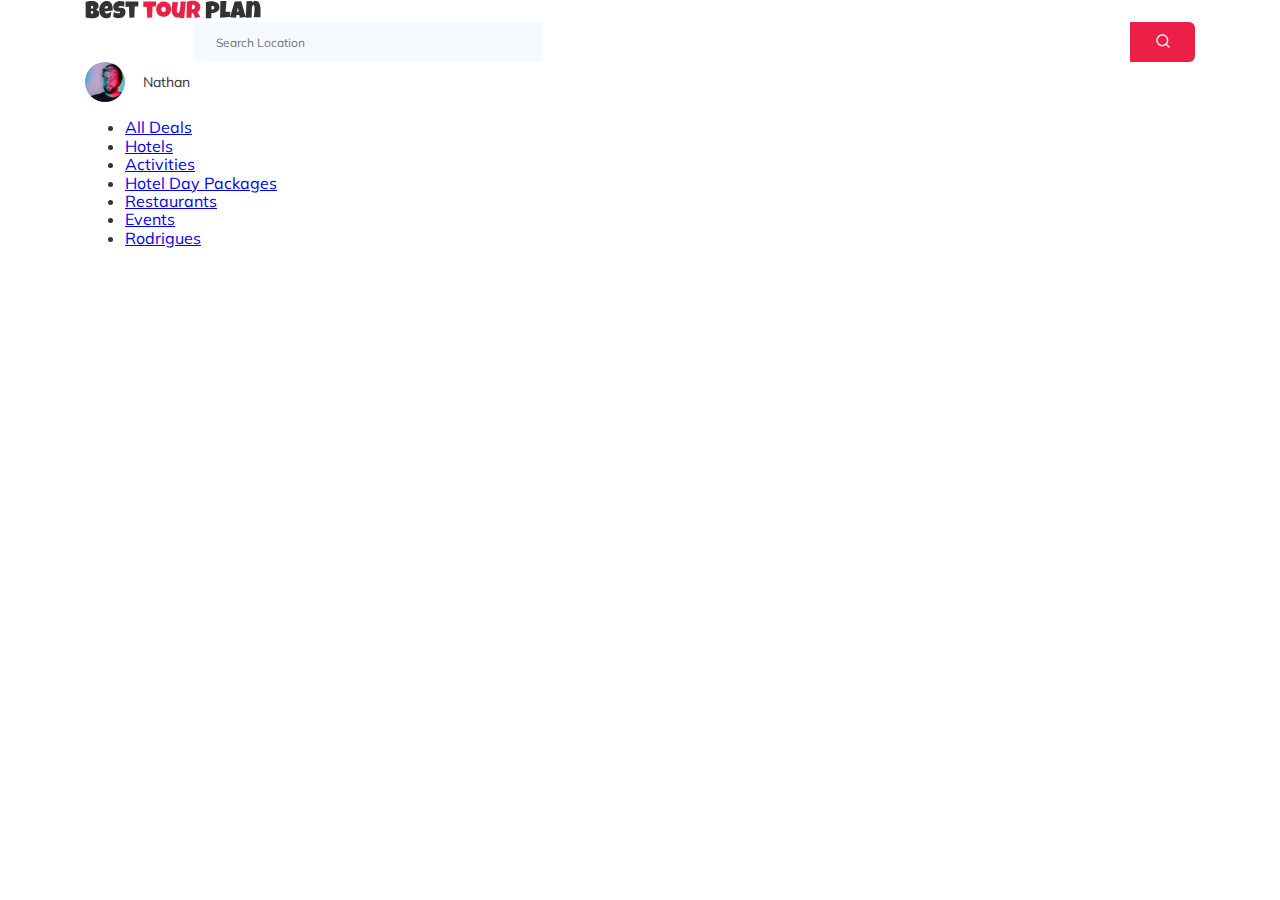
<file: Hotel Booking/index.html>
<!DOCTYPE html>
<html lang="ru">

<head>
  <meta charset="UTF-8" />
  <meta name="viewport" content="width=device-width, initial-scale=1.0" />
  <title>Best Tour Plan - Hotel Booking</title>
  <link href="https://fonts.googleapis.com/css2?family=Muli:wght@400;700&family=Nunito:wght@400;700;800&display=swap"
    rel="stylesheet" />
  <link rel="stylesheet" href="css/style.css" />
</head>

<body>
  <header class="navbar">
    <div class="container">
      <div class="navbar-top">
        <a href="#" class="logo">
          <img src="img/horizontal-logo.svg" alt="Logo: Best Tour Plan" class="logo__image" />
        </a>

        <form action="#" class="search header__search">
          <input type="text" placeholder="Search Location" class="search__input" />
          <button class="search__button">
            <img src="img/search.svg" alt="Icon: search" />
          </button>
        </form>

        <a href="#" class="user">
          <img src="img/user-avatar.jpg" alt="Avatar: Nathan" class="user__avatar" />
          <span class="user__name">Nathan</span>
        </a>
      </div>
    </div>
    <div class="navbar-bottom">
      <div class="container">
        <ul class="navbar-menu">
          <li class="navbar-menu__item">
            <a href="#" class="navbar-menu__link">All Deals</a>
          </li>
          <li class="navbar-menu__item">
            <a href="#" class="navbar-menu__link">Hotels</a>
          </li>
          <li class="navbar-menu__item">
            <a href="#" class="navbar-menu__link">Activities</a>
          </li>
          <li class="navbar-menu__item">
            <a href="#" class="navbar-menu__link">Hotel Day Packages</a>
          </li>
          <li class="navbar-menu__item">
            <a href="#" class="navbar-menu__link">Restaurants</a>
          </li>
          <li class="navbar-menu__item">
            <a href="#" class="navbar-menu__link">Events</a>
          </li>
          <li class="navbar-menu__item">
            <a href="#" class="navbar-menu__link">Rodrigues</a>
          </li>
        </ul>
      </div>
    </div>
  </header>
</body>

</html>
</file>
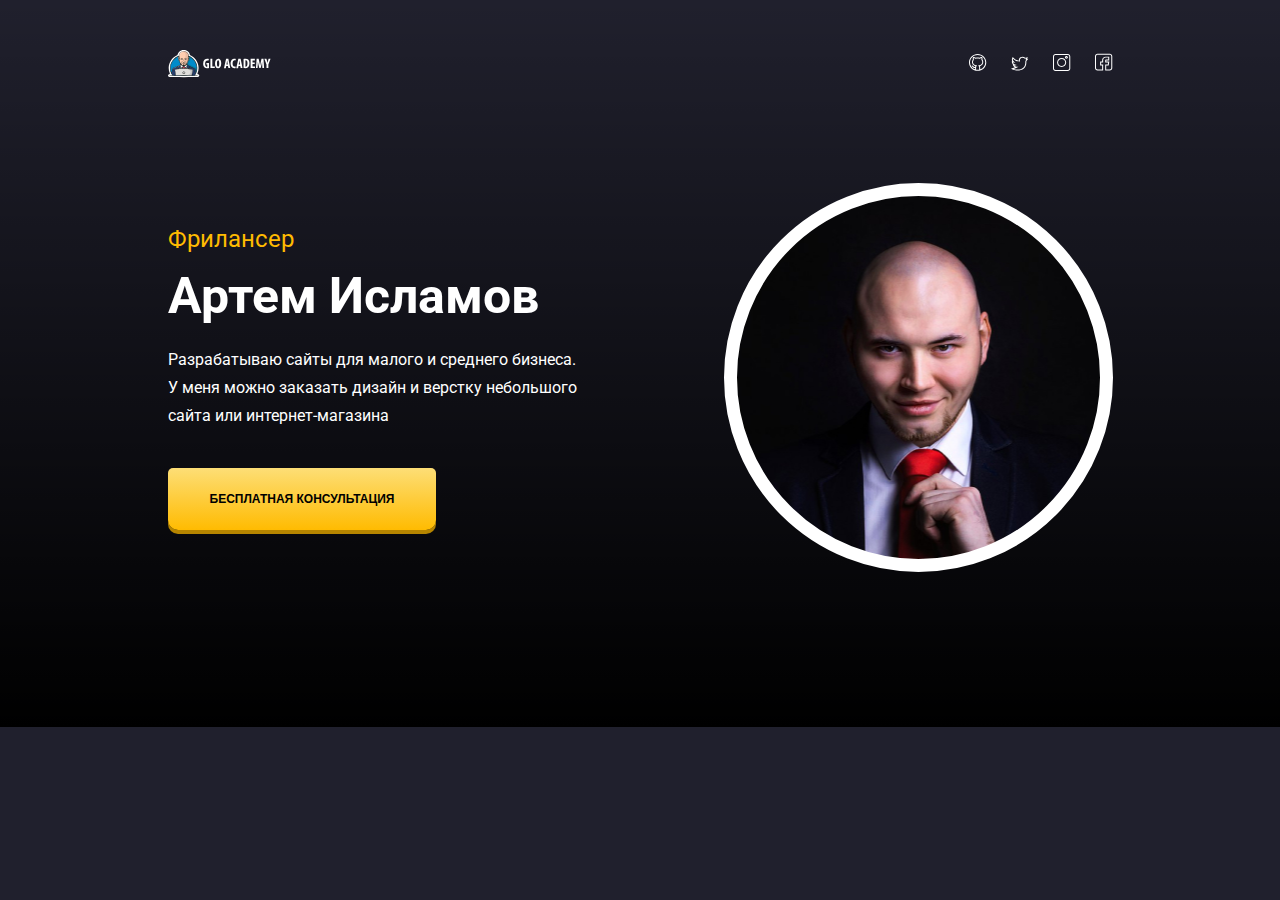
<file: Portfolio/index.html>
<!DOCTYPE html>
<html lang="ru">

<head>
    <meta charset="UTF-8">
    <meta name="viewport" content="width=device-width, initial-scale=1.0">
    <title>Portfolio</title>
    <link href="https://fonts.googleapis.com/css2?family=Roboto:wght@400;700&display=swap" rel="stylesheet">
    <link rel="stylesheet" href="css/style.css">
</head>

<body>
    <header class="hero">
        <div class="container">
            <div class="hero-header">
                <img src="img/logo.svg" alt="Glo Academy" class="logo">
                <div class="social-links">
                    <a href="#" class="social-link">
                        <img src="img/social/github.svg" alt="github">
                    </a>
                    <a href="#" class="social-link">
                        <img src="img/social/twitter.svg" alt="twitter">
                    </a>
                    <a href="#" class="social-link">
                        <img src="img/social/instagram.svg" alt="instagram">
                    </a>
                    <a href="#" class="social-link">
                        <img src="img/social/facebook.svg" alt="facebook">
                    </a>
                </div>
            </div>
            <div class="hero-content">
                <div class="hero-text">
                    <span class="hero-subtitle">Фрилансер</span>
                    <h1 class="hero-title">Артем Исламов</h1>
                    <p class="hero-description">Разрабатываю сайты для малого и среднего бизнеса. У меня можно заказать
                        дизайн и верстку небольшого сайта или
                        интернет-магазина
                    </p>
                    <button class="button hero-button">Бесплатная консультация</button>
                </div>
                <div class="hero-avatar"></div>
            </div>
        </div>
    </header>
</body>

</html>
</file>
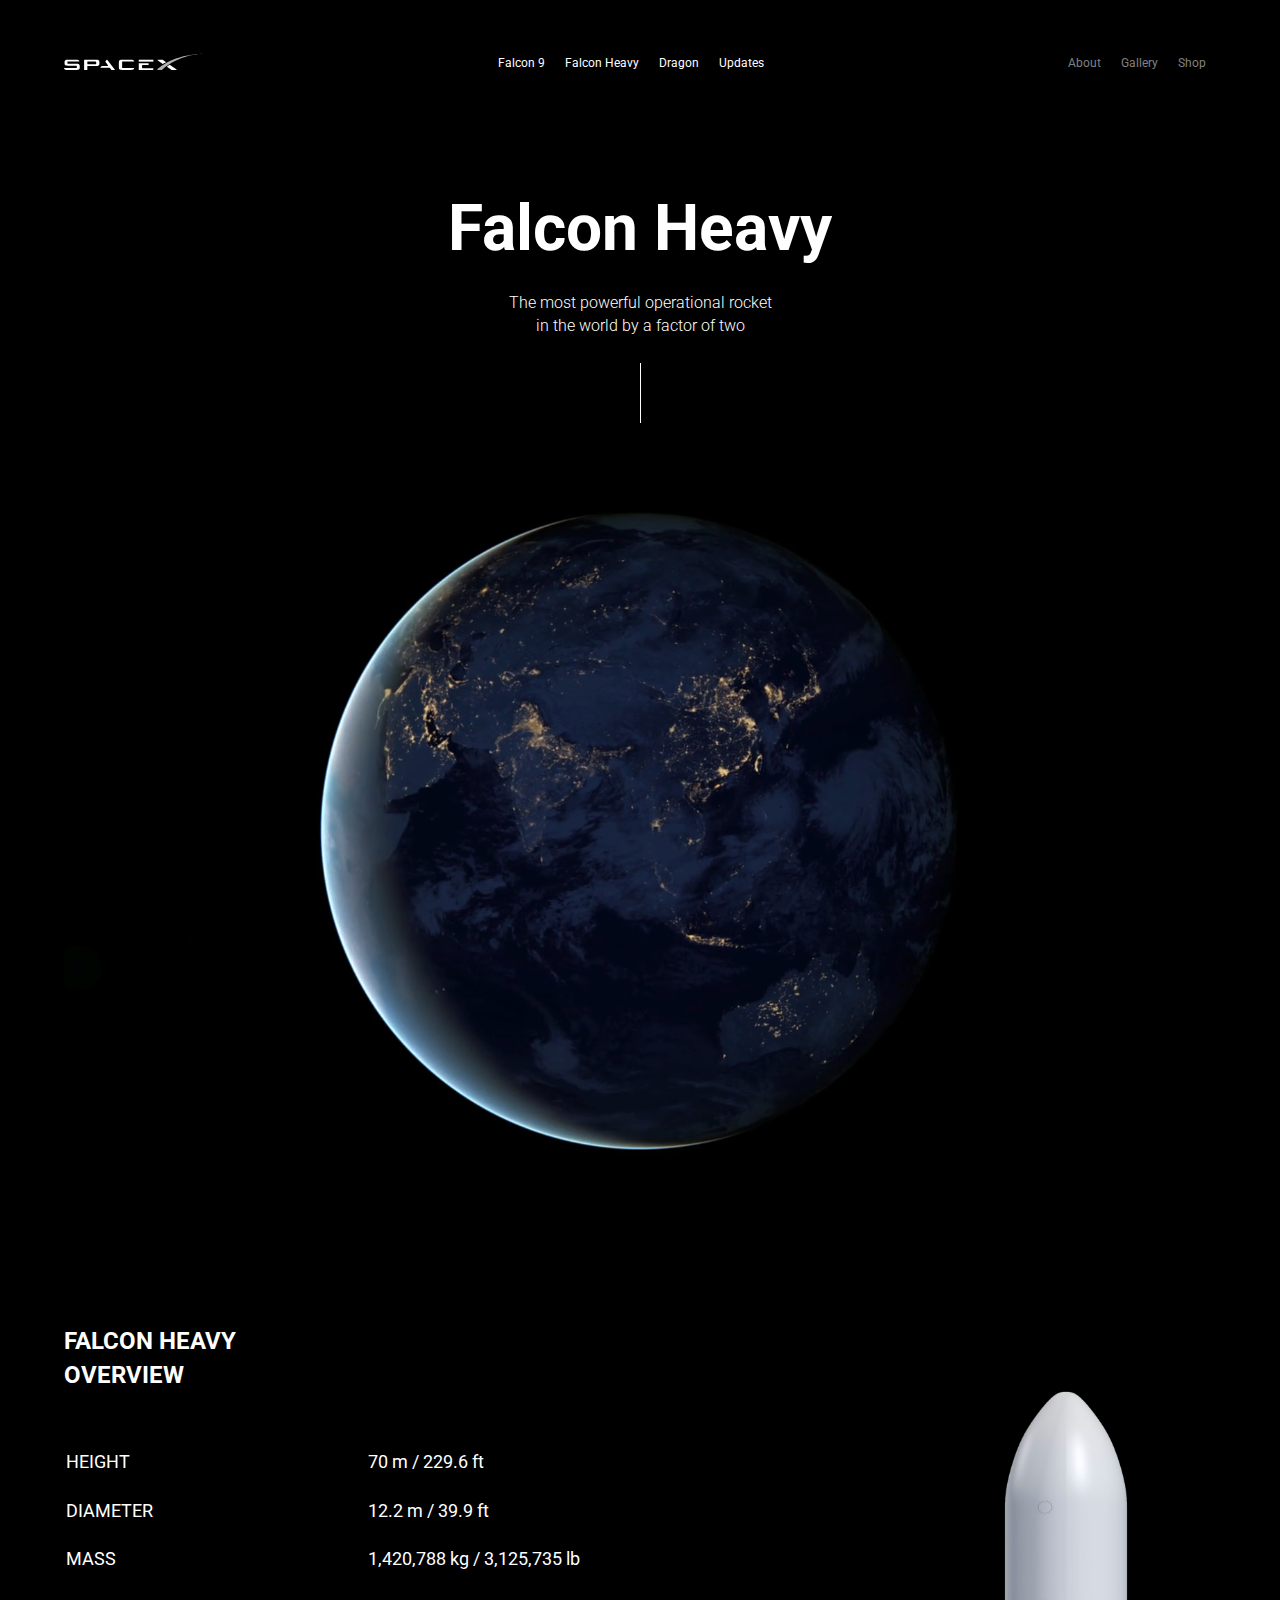
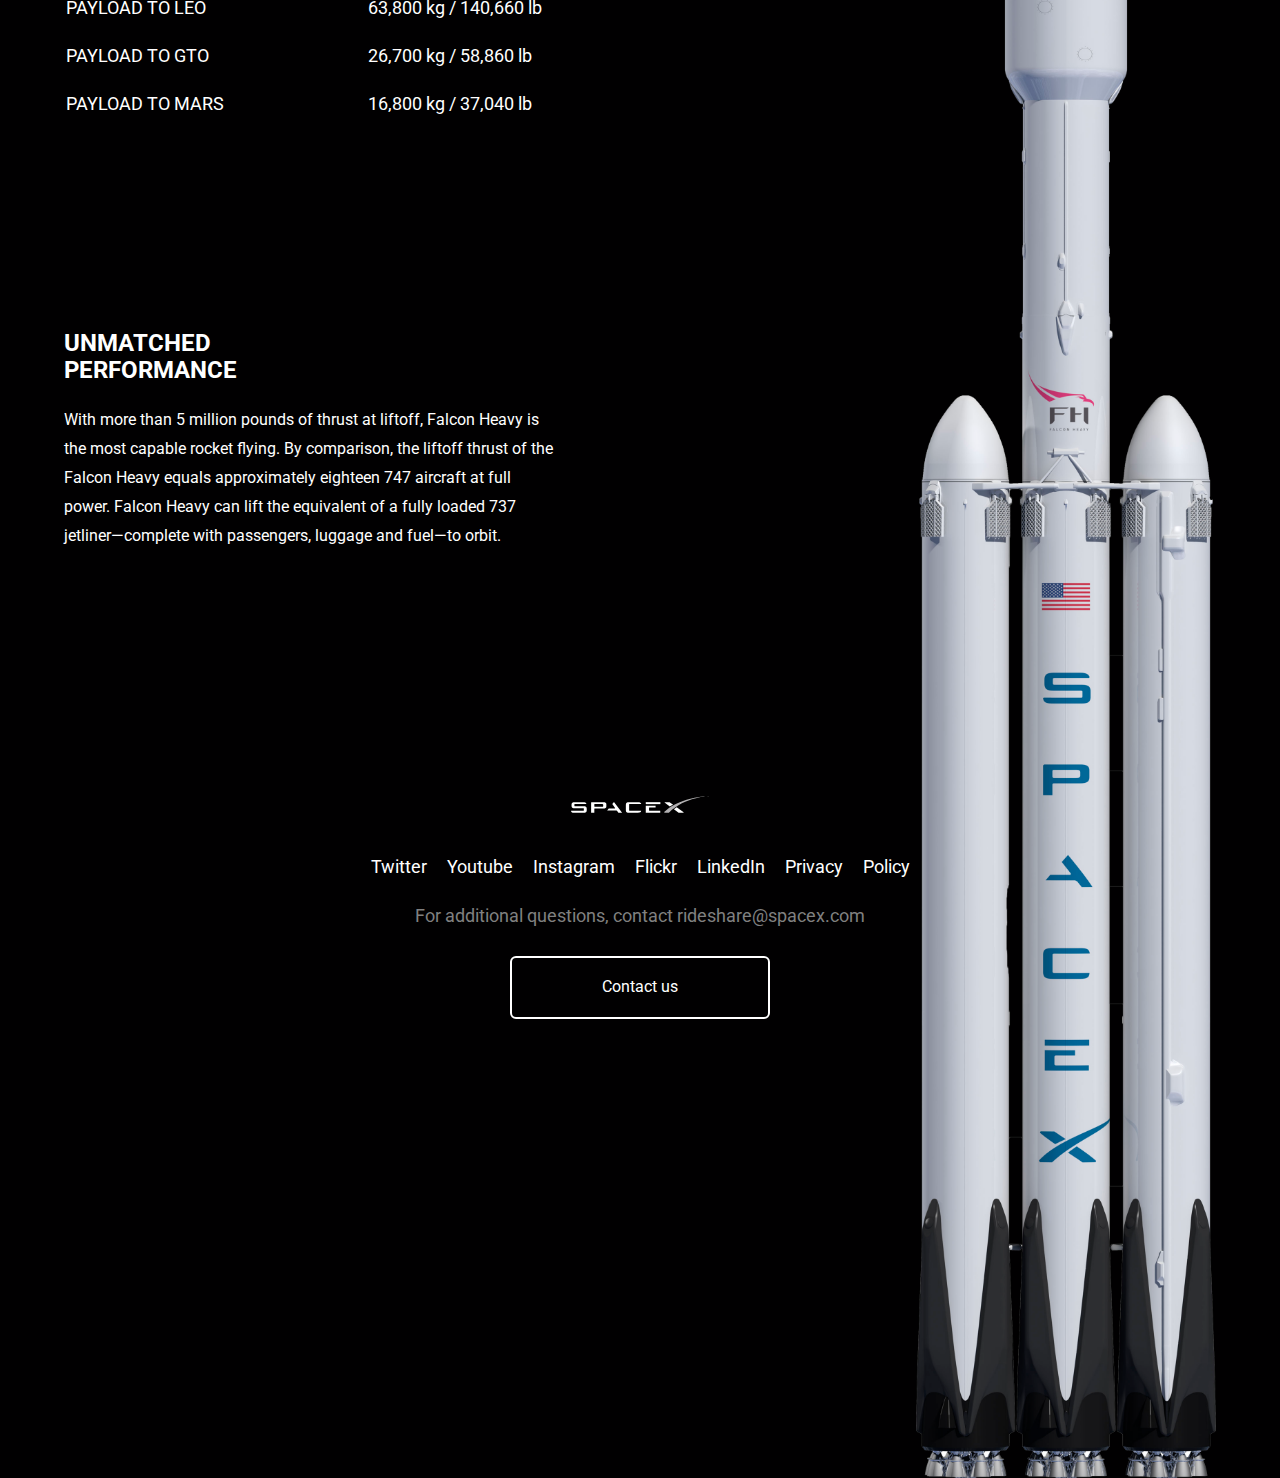
<file: SpaceX/index.html>
<!DOCTYPE html>
<html lang="en">
  <head>
    <meta charset="UTF-8" />
    <meta name="viewport" content="width=device-width, initial-scale=1.0" />
    <title>Space X</title>
    <link rel="stylesheet" href="css/normalize.css" />
    <link
      href="https://fonts.googleapis.com/css2?family=Roboto:wght@300;400;700&display=swap"
      rel="stylesheet"
    />
    <link rel="stylesheet" href="css/vidbg.css" />
    <link rel="stylesheet" href="css/style.css" />
  </head>

  <body>
    <header class="header">
      <img src="img/logo.svg" alt="Logo Space X" class="logo" />
      <nav class="main-nav">
        <ul class="list">
          <li class="item"><a href="#" class="item-link">Falcon 9</a></li>
          <li class="item"><a href="#" class="item-link">Falcon Heavy</a></li>
          <li class="item"><a href="#" class="item-link">Dragon</a></li>
          <li class="item"><a href="#" class="item-link">Updates</a></li>
        </ul>
      </nav>
      <nav class="secondary-nav">
        <ul class="list">
          <li class="item"><a href="#" class="item-link">About</a></li>
          <li class="item"><a href="#" class="item-link">Gallery</a></li>
          <li class="item"><a href="#" class="item-link">Shop</a></li>
        </ul>
      </nav>
    </header>

    <section class="main">
      <h1 class="title">Falcon Heavy</h1>
      <p class="description">
        The most powerful operational rocket in the world by a factor of two
      </p>
    </section>

    <div class="video"></div>

    <section class="features">
      <div class="overview">
        <h2 class="features-title">Falcon Heavy <br />Overview</h2>
        <table class="table">
          <tr>
            <td class="table-column">HEIGHT</td>
            <td class="table-column">70 m / 229.6 ft</td>
          </tr>
          <tr>
            <td class="table-column">DIAMETER</td>
            <td class="table-column">12.2 m / 39.9 ft</td>
          </tr>
          <tr>
            <td class="table-column">MASS</td>
            <td class="table-column">1,420,788 kg / 3,125,735 lb</td>
          </tr>
          <tr>
            <td class="table-column">PAYLOAD TO LEO</td>
            <td class="table-column">63,800 kg / 140,660 lb</td>
          </tr>
          <tr>
            <td class="table-column">PAYLOAD TO GTO</td>
            <td class="table-column">26,700 kg / 58,860 lb</td>
          </tr>
          <tr>
            <td class="table-column">PAYLOAD TO MARS</td>
            <td class="table-column">16,800 kg / 37,040 lb</td>
          </tr>
        </table>
        <img
          class="falcon-heavy"
          src="img/falcon-heavy.png"
          alt="falcon-heavy"
          data-rellax-speed="14"
        />
        <h2 class="features-tite">UNMATCHED <br />PERFORMANCE</h2>
        <p class="features-text">
          With more than 5 million pounds of thrust at liftoff, Falcon Heavy is
          the most capable rocket flying. By comparison, the liftoff thrust of
          the Falcon Heavy equals approximately eighteen 747 aircraft at full
          power. Falcon Heavy can lift the equivalent of a fully loaded 737
          jetliner—complete with passengers, luggage and fuel—to orbit.
        </p>
      </div>
    </section>

    <footer class="footer">
      <img class="logo" src="img/logo.svg" alt="logo Space X" />
      <nav class="footer-nav">
        <ul class="list">
          <li class="item"><a href="#" class="item-link">Twitter</a></li>
          <li class="item"><a href="#" class="item-link">Youtube</a></li>
          <li class="item"><a href="#" class="item-link">Instagram</a></li>
          <li class="item"><a href="#" class="item-link">Flickr</a></li>
          <li class="item"><a href="#" class="item-link">LinkedIn</a></li>
          <li class="item"><a href="#" class="item-link">Privacy</a></li>
          <li class="item"><a href="#" class="item-link">Policy</a></li>
        </ul>
      </nav>
      <p class="footer-text">
        For additional questions, contact <a class="footer-link" href="mailto:rideshare@spacex.com">rideshare@spacex.com</a>
      </p>
      <a class="button" href="#">Contact us</a>
    </footer>

    <script src="js/vidbg.js"></script>
    <script src="js/rellax.min.js"></script>
    <script src="js/main.js"></script>
  </body>
</html>
</file>
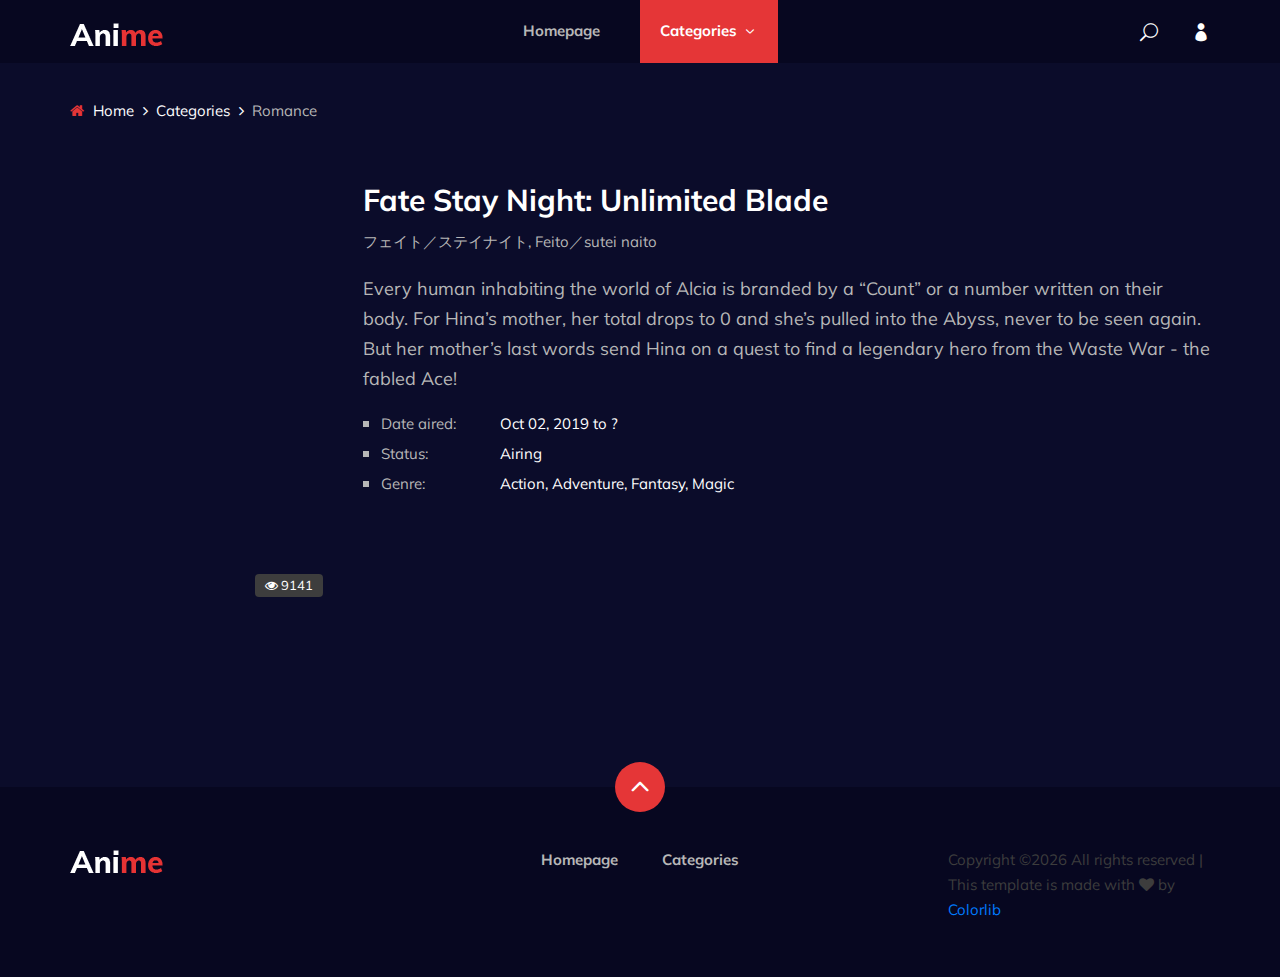
<file: Anime/anime-details.html>
<!DOCTYPE html>
<html lang="zxx">

<head>
    <meta charset="UTF-8">
    <meta name="description" content="Anime Template">
    <meta name="keywords" content="Anime, unica, creative, html">
    <meta name="viewport" content="width=device-width, initial-scale=1.0">
    <meta http-equiv="X-UA-Compatible" content="ie=edge">
    <title>Anime | Template</title>

    <!-- Google Font -->
    <link href="https://fonts.googleapis.com/css2?family=Oswald:wght@300;400;500;600;700&display=swap" rel="stylesheet">
    <link href="https://fonts.googleapis.com/css2?family=Mulish:wght@300;400;500;600;700;800;900&display=swap"
        rel="stylesheet">
    <link rel="stylesheet" href="https://unpkg.com/swiper@8/swiper-bundle.min.css" />
    <!-- Css Styles -->
    <link rel="stylesheet" href="css/bootstrap.min.css" type="text/css">
    <link rel="stylesheet" href="css/font-awesome.min.css" type="text/css">
    <link rel="stylesheet" href="css/elegant-icons.css" type="text/css">
    <link rel="stylesheet" href="css/style.css" type="text/css">
</head>

<body>
    <!-- Page Preloder -->
    <div id="preloder" class="preloder">
        <div class="loader"></div>
    </div>

    <!-- Header Section Begin -->
    <header class="header">
        <div class="container">
            <div class="row">
                <div class="col-lg-2">
                    <div class="header__logo">
                        <a href="./index.html">
                            <img src="img/logo.png" alt="">
                        </a>
                    </div>
                </div>
                <div class="col-lg-8">
                    <div class="header__nav">
                        <nav class="header__menu mobile-menu">
                            <ul>
                                <li><a href="./index.html">Homepage</a></li>
                                <li class="active"><a href="./categories.html">Categories <span class="arrow_carrot-down"></span></a>
                                    <ul class="dropdown">
                                        <li><a href="./categories.html">Categories</a></li>
                                    </ul>
                                </li>
                            </ul>
                        </nav>
                    </div>
                </div>
                <div class="col-lg-2">
                    <div class="header__right">
                        <a href="#" class="search-switch"><span class="icon_search"></span></a>
                        <a href="./login.html"><span class="icon_profile"></span></a>
                    </div>
                </div>
            </div>
            <div id="mobile-menu-wrap"></div>
        </div>
    </header>
    <!-- Header End -->

    <!-- Breadcrumb Begin -->
    <div class="breadcrumb-option">
        <div class="container">
            <div class="row">
                <div class="col-lg-12">
                    <div class="breadcrumb__links">
                        <a href="./index.html"><i class="fa fa-home"></i> Home</a>
                        <a href="./categories.html">Categories</a>
                        <span>Romance</span>
                    </div>
                </div>
            </div>
        </div>
    </div>
    <!-- Breadcrumb End -->

    <!-- Anime Section Begin -->
    <section class="anime-details spad">
        <div class="container">
            <div class="anime__details__content">
                <div class="row">
                    <div class="col-lg-3">
                        <div class="anime__details__pic set-bg" data-setbg="img/anime/details-pic.jpg">
                            <div class="view"><i class="fa fa-eye"></i> 9141</div>
                        </div>
                    </div>
                    <div class="col-lg-9">
                        <div class="anime__details__text">
                            <div class="anime__details__title">
                                <h3>Fate Stay Night: Unlimited Blade</h3>
                                <span>フェイト／ステイナイト, Feito／sutei naito</span>
                            </div>
   
                            <p>Every human inhabiting the world of Alcia is branded by a “Count” or a number written on
                                their body. For Hina’s mother, her total drops to 0 and she’s pulled into the Abyss,
                                never to be seen again. But her mother’s last words send Hina on a quest to find a
                            legendary hero from the Waste War - the fabled Ace!</p>
                            <div class="anime__details__widget">
                                <div class="row">
                                    <div class="col-lg-6 col-md-6">
                                        <ul>
                                            <li><span>Date aired:</span> Oct 02, 2019 to ?</li>
                                            <li><span>Status:</span> Airing</li>
                                            <li><span>Genre:</span> Action, Adventure, Fantasy, Magic</li>
                                        </ul>
                                    </div>
                                    <div class="col-lg-6 col-md-6">
                                    </div>
                                </div>
                            </div>
                        </div>
                    </div>
                </div>
            </div>
        </section>
        <!-- Anime Section End -->

        <!-- Footer Section Begin -->
        <footer class="footer">
            <div class="page-up">
                <a href="#" id="scrollToTopButton"><span class="arrow_carrot-up"></span></a>
            </div>
            <div class="container">
                <div class="row">
                    <div class="col-lg-3">
                        <div class="footer__logo">
                            <a href="./index.html"><img src="img/logo.png" alt=""></a>
                        </div>
                    </div>
                    <div class="col-lg-6">
                        <div class="footer__nav">
                            <ul>
                                <li class="active"><a href="./index.html">Homepage</a></li>
                                <li><a href="./categories.html">Categories</a></li>
                            </ul>
                        </div>
                    </div>
                    <div class="col-lg-3">
                        <p><!-- Link back to Colorlib can't be removed. Template is licensed under CC BY 3.0. -->
                          Copyright &copy;<script>document.write(new Date().getFullYear());</script> All rights reserved | This template is made with <i class="fa fa-heart" aria-hidden="true"></i> by <a href="https://colorlib.com" target="_blank">Colorlib</a>
                          <!-- Link back to Colorlib can't be removed. Template is licensed under CC BY 3.0. --></p>

                      </div>
                  </div>
              </div>
          </footer>
          <!-- Footer Section End -->

          <!-- Search model Begin -->
          <div class="search-model">
            <div class="h-100 d-flex align-items-center justify-content-center">
                <div class="search-close-switch"><i class="icon_close"></i></div>
                <form class="search-model-form">
                    <input type="text" id="search-input" placeholder="Search here.....">
                </form>
            </div>
        </div>
        <!-- Search model end -->

        <!-- Js Plugins -->
    </body>

    </html>
</file>
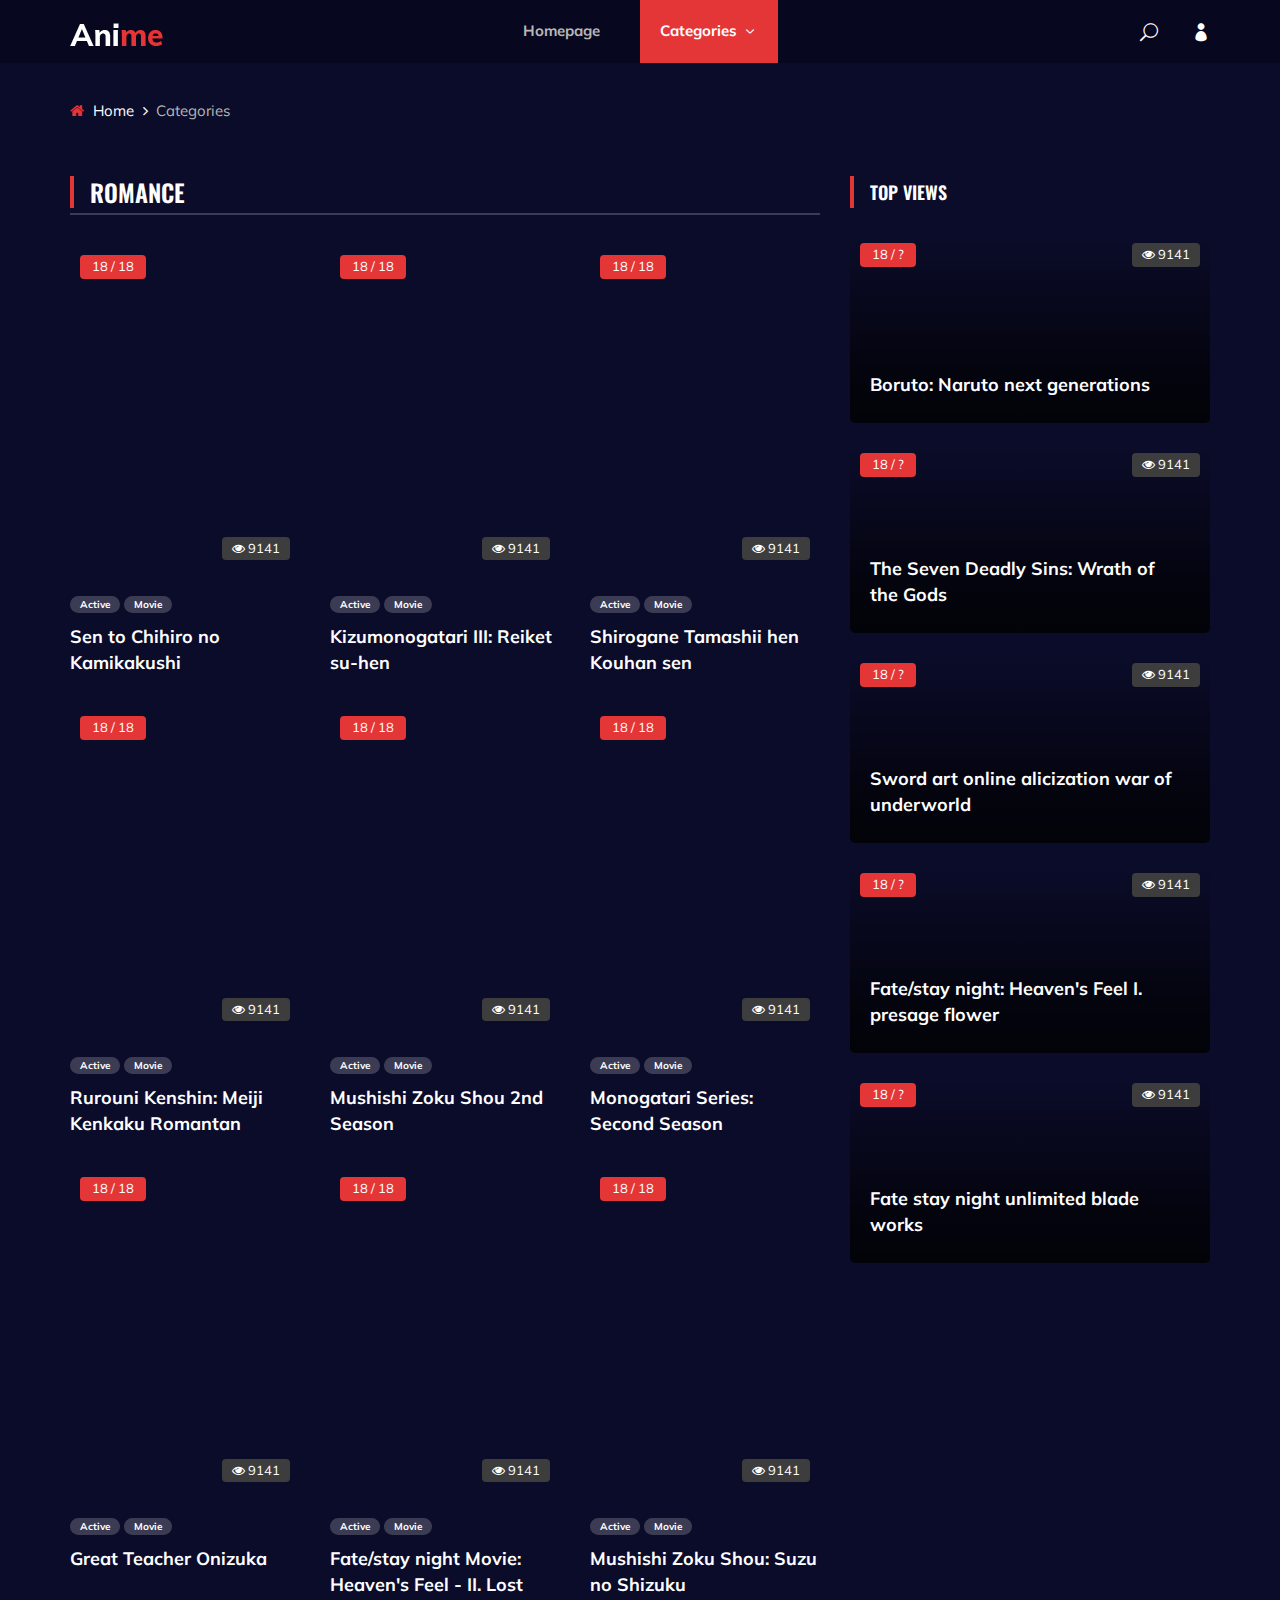
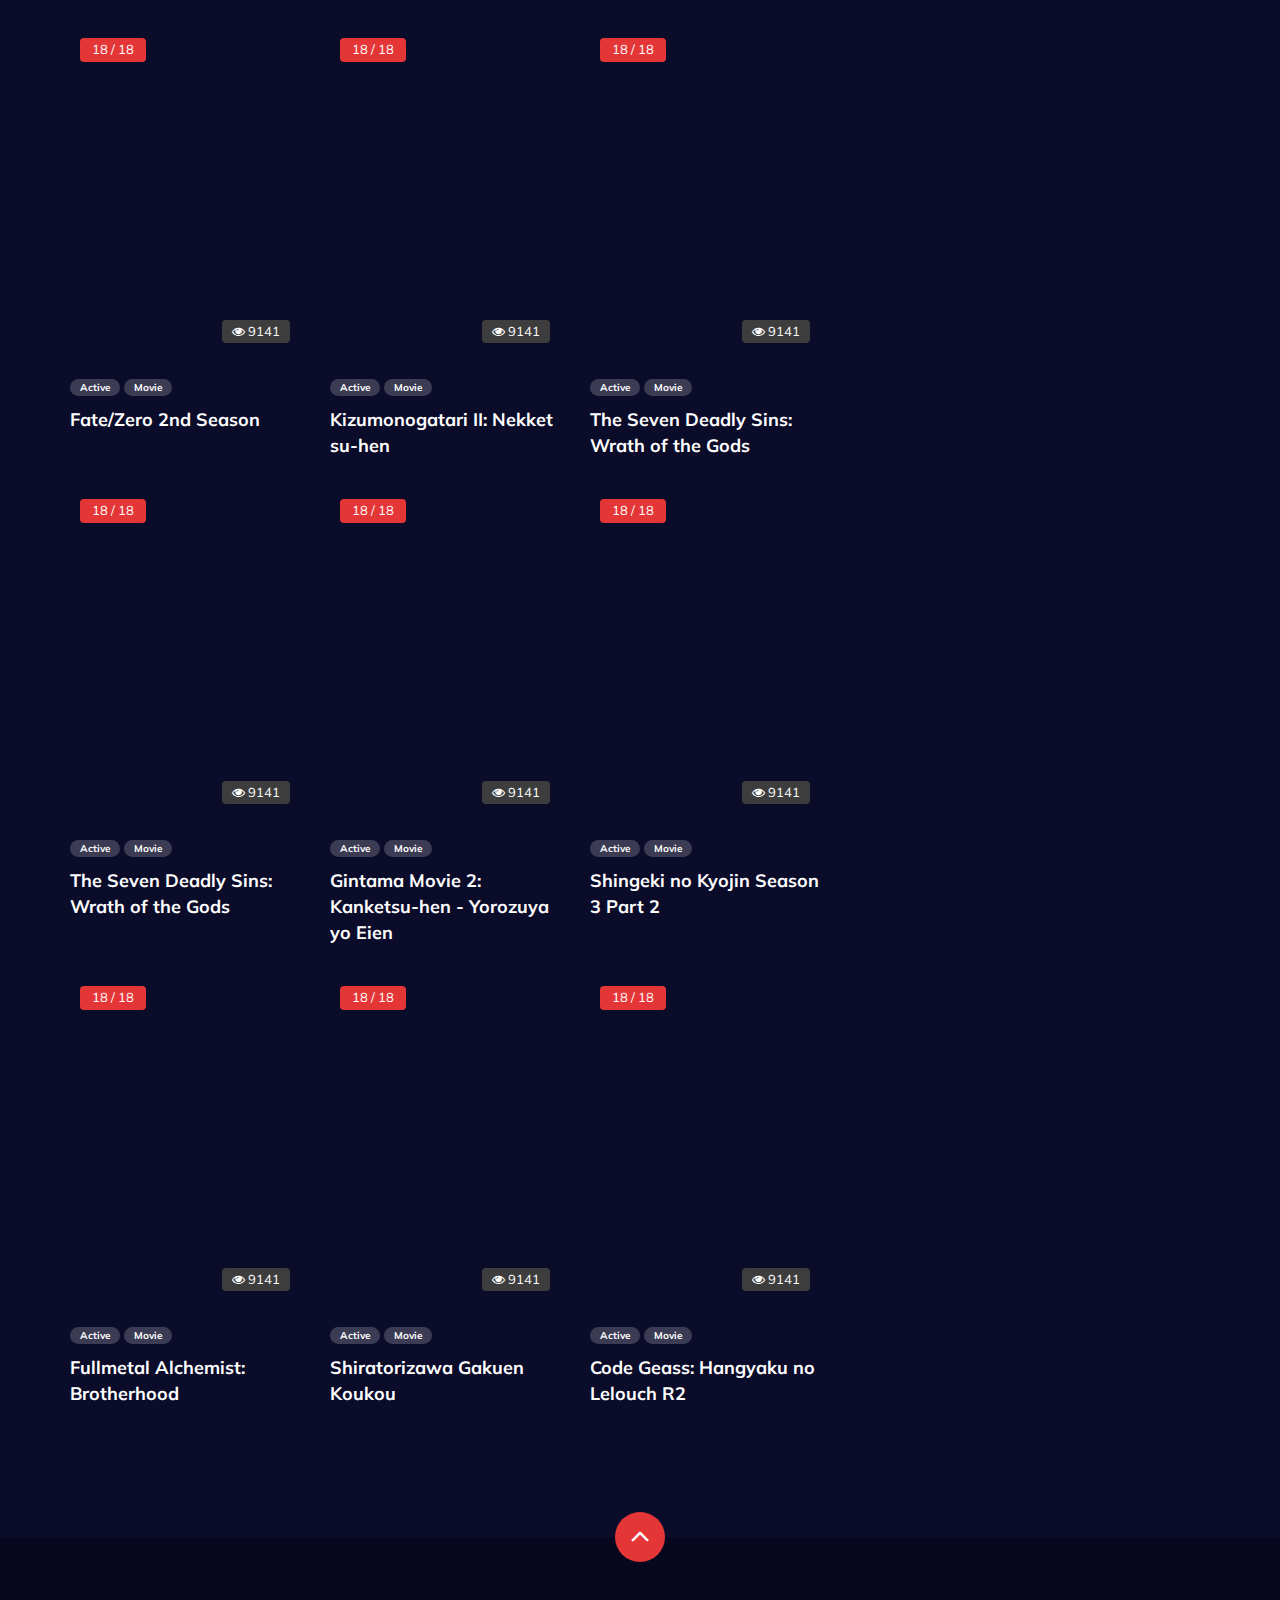
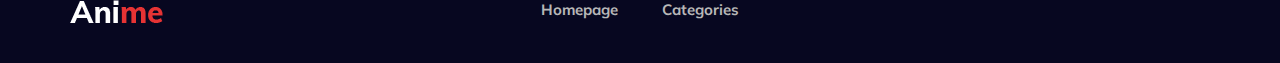
<file: Anime/categories.html>
<!DOCTYPE html>
<html lang="zxx">

<head>
    <meta charset="UTF-8">
    <meta name="description" content="Anime Template">
    <meta name="keywords" content="Anime, unica, creative, html">
    <meta name="viewport" content="width=device-width, initial-scale=1.0">
    <meta http-equiv="X-UA-Compatible" content="ie=edge">
    <title>Anime | Template</title>

    <!-- Google Font -->
    <link href="https://fonts.googleapis.com/css2?family=Oswald:wght@300;400;500;600;700&display=swap" rel="stylesheet">
    <link href="https://fonts.googleapis.com/css2?family=Mulish:wght@300;400;500;600;700;800;900&display=swap"
        rel="stylesheet">
    <link rel="stylesheet" href="https://unpkg.com/swiper@8/swiper-bundle.min.css" />
    <!-- Css Styles -->
    <link rel="stylesheet" href="css/bootstrap.min.css" type="text/css">
    <link rel="stylesheet" href="css/font-awesome.min.css" type="text/css">
    <link rel="stylesheet" href="css/elegant-icons.css" type="text/css">
    <link rel="stylesheet" href="css/style.css" type="text/css">
</head>

<body>
    <!-- Page Preloder -->
    <div id="preloder" class="preloder">
        <div class="loader"></div>
    </div>

    <!-- Header Section Begin -->
    <header class="header">
        <div class="container">
            <div class="row">
                <div class="col-lg-2">
                    <div class="header__logo">
                        <a href="./index.html">
                            <img src="img/logo.png" alt="">
                        </a>
                    </div>
                </div>
                <div class="col-lg-8">
                    <div class="header__nav">
                        <nav class="header__menu mobile-menu">
                            <ul>
                                <li><a href="./index.html">Homepage</a></li>
                                <li class="active">
                                    <a href="./categories.html">
                                        Categories <span class="arrow_carrot-down"></span>
                                    </a>
                                    
                                    <ul class="dropdown">
                                        <li><a href="./categories.html">Categories</a></li>
                                    </ul>
                                </li>
                            </ul>
                        </nav>
                    </div>
                </div>
                <div class="col-lg-2">
                    <div class="header__right">
                        <a href="#" class="search-switch"><span class="icon_search"></span></a>
                        <a href="./login.html"><span class="icon_profile"></span></a>
                    </div>
                </div>
            </div>
            <div id="mobile-menu-wrap"></div>
        </div>
    </header>
    <!-- Header End -->

    <!-- Breadcrumb Begin -->
    <div class="breadcrumb-option">
        <div class="container">
            <div class="row">
                <div class="col-lg-12">
                    <div class="breadcrumb__links">
                        <a href="./index.html"><i class="fa fa-home"></i> Home</a>
                        <span>Categories</span>
                    </div>
                </div>
            </div>
        </div>
    </div>
    <!-- Breadcrumb End -->

    <!-- Product Section Begin -->
    <section class="product-page spad">
        <div class="container">
            <div class="row">
                <div class="col-lg-8">
                    <div class="product__page__content">
                        <div class="product__page__title">
                            <div class="row">
                                <div class="col-lg-8 col-md-8 col-sm-6">
                                    <div class="section-title">
                                        <h4>Romance</h4>
                                    </div>
                                </div>
                            </div>
                        </div>
                        <div class="row">
                            <div class="col-lg-4 col-md-6 col-sm-6">
                                <div class="product__item">
                                    <div class="product__item__pic set-bg" data-setbg="img/popular/popular-1.jpg">
                                        <div class="ep">18 / 18</div>
                                        <div class="view"><i class="fa fa-eye"></i> 9141</div>
                                    </div>
                                    <div class="product__item__text">
                                        <ul>
                                            <li>Active</li>
                                            <li>Movie</li>
                                        </ul>
                                        <h5><a href="#">Sen to Chihiro no Kamikakushi</a></h5>
                                    </div>
                                </div>
                            </div>
                            <div class="col-lg-4 col-md-6 col-sm-6">
                                <div class="product__item">
                                    <div class="product__item__pic set-bg" data-setbg="img/popular/popular-2.jpg">
                                        <div class="ep">18 / 18</div>
                                        <div class="view"><i class="fa fa-eye"></i> 9141</div>
                                    </div>
                                    <div class="product__item__text">
                                        <ul>
                                            <li>Active</li>
                                            <li>Movie</li>
                                        </ul>
                                        <h5><a href="#">Kizumonogatari III: Reiket su-hen</a></h5>
                                    </div>
                                </div>
                            </div>
                            <div class="col-lg-4 col-md-6 col-sm-6">
                                <div class="product__item">
                                    <div class="product__item__pic set-bg" data-setbg="img/popular/popular-3.jpg">
                                        <div class="ep">18 / 18</div>
                                        <div class="view"><i class="fa fa-eye"></i> 9141</div>
                                    </div>
                                    <div class="product__item__text">
                                        <ul>
                                            <li>Active</li>
                                            <li>Movie</li>
                                        </ul>
                                        <h5><a href="#">Shirogane Tamashii hen Kouhan sen</a></h5>
                                    </div>
                                </div>
                            </div>
                            <div class="col-lg-4 col-md-6 col-sm-6">
                                <div class="product__item">
                                    <div class="product__item__pic set-bg" data-setbg="img/popular/popular-4.jpg">
                                        <div class="ep">18 / 18</div>
                                        <div class="view"><i class="fa fa-eye"></i> 9141</div>
                                    </div>
                                    <div class="product__item__text">
                                        <ul>
                                            <li>Active</li>
                                            <li>Movie</li>
                                        </ul>
                                        <h5><a href="#">Rurouni Kenshin: Meiji Kenkaku Romantan</a></h5>
                                    </div>
                                </div>
                            </div>
                            <div class="col-lg-4 col-md-6 col-sm-6">
                                <div class="product__item">
                                    <div class="product__item__pic set-bg" data-setbg="img/popular/popular-5.jpg">
                                        <div class="ep">18 / 18</div>
                                        <div class="view"><i class="fa fa-eye"></i> 9141</div>
                                    </div>
                                    <div class="product__item__text">
                                        <ul>
                                            <li>Active</li>
                                            <li>Movie</li>
                                        </ul>
                                        <h5><a href="#">Mushishi Zoku Shou 2nd Season</a></h5>
                                    </div>
                                </div>
                            </div>
                            <div class="col-lg-4 col-md-6 col-sm-6">
                                <div class="product__item">
                                    <div class="product__item__pic set-bg" data-setbg="img/popular/popular-6.jpg">
                                        <div class="ep">18 / 18</div>
                                        <div class="view"><i class="fa fa-eye"></i> 9141</div>
                                    </div>
                                    <div class="product__item__text">
                                        <ul>
                                            <li>Active</li>
                                            <li>Movie</li>
                                        </ul>
                                        <h5><a href="#">Monogatari Series: Second Season</a></h5>
                                    </div>
                                </div>
                            </div>
                            <div class="col-lg-4 col-md-6 col-sm-6">
                                <div class="product__item">
                                    <div class="product__item__pic set-bg" data-setbg="img/recent/recent-1.jpg">
                                        <div class="ep">18 / 18</div>
                                        <div class="view"><i class="fa fa-eye"></i> 9141</div>
                                    </div>
                                    <div class="product__item__text">
                                        <ul>
                                            <li>Active</li>
                                            <li>Movie</li>
                                        </ul>
                                        <h5><a href="#">Great Teacher Onizuka</a></h5>
                                    </div>
                                </div>
                            </div>
                            <div class="col-lg-4 col-md-6 col-sm-6">
                                <div class="product__item">
                                    <div class="product__item__pic set-bg" data-setbg="img/recent/recent-2.jpg">
                                        <div class="ep">18 / 18</div>
                                        <div class="view"><i class="fa fa-eye"></i> 9141</div>
                                    </div>
                                    <div class="product__item__text">
                                        <ul>
                                            <li>Active</li>
                                            <li>Movie</li>
                                        </ul>
                                        <h5><a href="#">Fate/stay night Movie: Heaven's Feel - II. Lost</a></h5>
                                    </div>
                                </div>
                            </div>
                            <div class="col-lg-4 col-md-6 col-sm-6">
                                <div class="product__item">
                                    <div class="product__item__pic set-bg" data-setbg="img/recent/recent-3.jpg">
                                        <div class="ep">18 / 18</div>
                                        <div class="view"><i class="fa fa-eye"></i> 9141</div>
                                    </div>
                                    <div class="product__item__text">
                                        <ul>
                                            <li>Active</li>
                                            <li>Movie</li>
                                        </ul>
                                        <h5><a href="#">Mushishi Zoku Shou: Suzu no Shizuku</a></h5>
                                    </div>
                                </div>
                            </div>
                            <div class="col-lg-4 col-md-6 col-sm-6">
                                <div class="product__item">
                                    <div class="product__item__pic set-bg" data-setbg="img/recent/recent-4.jpg">
                                        <div class="ep">18 / 18</div>
                                        <div class="view"><i class="fa fa-eye"></i> 9141</div>
                                    </div>
                                    <div class="product__item__text">
                                        <ul>
                                            <li>Active</li>
                                            <li>Movie</li>
                                        </ul>
                                        <h5><a href="#">Fate/Zero 2nd Season</a></h5>
                                    </div>
                                </div>
                            </div>
                            <div class="col-lg-4 col-md-6 col-sm-6">
                                <div class="product__item">
                                    <div class="product__item__pic set-bg" data-setbg="img/recent/recent-5.jpg">
                                        <div class="ep">18 / 18</div>
                                        <div class="view"><i class="fa fa-eye"></i> 9141</div>
                                    </div>
                                    <div class="product__item__text">
                                        <ul>
                                            <li>Active</li>
                                            <li>Movie</li>
                                        </ul>
                                        <h5><a href="#">Kizumonogatari II: Nekket su-hen</a></h5>
                                    </div>
                                </div>
                            </div>
                            <div class="col-lg-4 col-md-6 col-sm-6">
                                <div class="product__item">
                                    <div class="product__item__pic set-bg" data-setbg="img/recent/recent-6.jpg">
                                        <div class="ep">18 / 18</div>
                                        <div class="view"><i class="fa fa-eye"></i> 9141</div>
                                    </div>
                                    <div class="product__item__text">
                                        <ul>
                                            <li>Active</li>
                                            <li>Movie</li>
                                        </ul>
                                        <h5><a href="#">The Seven Deadly Sins: Wrath of the Gods</a></h5>
                                    </div>
                                </div>
                            </div>
                            <div class="col-lg-4 col-md-6 col-sm-6">
                                <div class="product__item">
                                    <div class="product__item__pic set-bg" data-setbg="img/trending/trend-1.jpg">
                                        <div class="ep">18 / 18</div>
                                        <div class="view"><i class="fa fa-eye"></i> 9141</div>
                                    </div>
                                    <div class="product__item__text">
                                        <ul>
                                            <li>Active</li>
                                            <li>Movie</li>
                                        </ul>
                                        <h5><a href="#">The Seven Deadly Sins: Wrath of the Gods</a></h5>
                                    </div>
                                </div>
                            </div>
                            <div class="col-lg-4 col-md-6 col-sm-6">
                                <div class="product__item">
                                    <div class="product__item__pic set-bg" data-setbg="img/trending/trend-2.jpg">
                                        <div class="ep">18 / 18</div>
                                        <div class="view"><i class="fa fa-eye"></i> 9141</div>
                                    </div>
                                    <div class="product__item__text">
                                        <ul>
                                            <li>Active</li>
                                            <li>Movie</li>
                                        </ul>
                                        <h5><a href="#">Gintama Movie 2: Kanketsu-hen - Yorozuya yo Eien</a></h5>
                                    </div>
                                </div>
                            </div>
                            <div class="col-lg-4 col-md-6 col-sm-6">
                                <div class="product__item">
                                    <div class="product__item__pic set-bg" data-setbg="img/trending/trend-3.jpg">
                                        <div class="ep">18 / 18</div>
                                        <div class="view"><i class="fa fa-eye"></i> 9141</div>
                                    </div>
                                    <div class="product__item__text">
                                        <ul>
                                            <li>Active</li>
                                            <li>Movie</li>
                                        </ul>
                                        <h5><a href="#">Shingeki no Kyojin Season 3 Part 2</a></h5>
                                    </div>
                                </div>
                            </div>
                            <div class="col-lg-4 col-md-6 col-sm-6">
                                <div class="product__item">
                                    <div class="product__item__pic set-bg" data-setbg="img/trending/trend-4.jpg">
                                        <div class="ep">18 / 18</div>
                                        <div class="view"><i class="fa fa-eye"></i> 9141</div>
                                    </div>
                                    <div class="product__item__text">
                                        <ul>
                                            <li>Active</li>
                                            <li>Movie</li>
                                        </ul>
                                        <h5><a href="#">Fullmetal Alchemist: Brotherhood</a></h5>
                                    </div>
                                </div>
                            </div>
                            <div class="col-lg-4 col-md-6 col-sm-6">
                                <div class="product__item">
                                    <div class="product__item__pic set-bg" data-setbg="img/trending/trend-5.jpg">
                                        <div class="ep">18 / 18</div>
                                        <div class="view"><i class="fa fa-eye"></i> 9141</div>
                                    </div>
                                    <div class="product__item__text">
                                        <ul>
                                            <li>Active</li>
                                            <li>Movie</li>
                                        </ul>
                                        <h5><a href="#">Shiratorizawa Gakuen Koukou</a></h5>
                                    </div>
                                </div>
                            </div>
                            <div class="col-lg-4 col-md-6 col-sm-6">
                                <div class="product__item">
                                    <div class="product__item__pic set-bg" data-setbg="img/trending/trend-6.jpg">
                                        <div class="ep">18 / 18</div>
                                        <div class="view"><i class="fa fa-eye"></i> 9141</div>
                                    </div>
                                    <div class="product__item__text">
                                        <ul>
                                            <li>Active</li>
                                            <li>Movie</li>
                                        </ul>
                                        <h5><a href="#">Code Geass: Hangyaku no Lelouch R2</a></h5>
                                    </div>
                                </div>
                            </div>
                        </div>
                    </div>
                </div>
                <div class="col-lg-4 col-md-6 col-sm-8">
                    <div class="product__sidebar">
                        <div class="product__sidebar__view">
                            <div class="section-title">
                                <h5>Top Views</h5>
                            </div>
                            <div class="filter__gallery">
                                <div class="product__sidebar__view__item set-bg mix day years"
                                    data-setbg="img/sidebar/tv-1.jpg">
                                    <div class="ep">18 / ?</div>
                                    <div class="view"><i class="fa fa-eye"></i> 9141</div>
                                    <h5><a href="#">Boruto: Naruto next generations</a></h5>
                                </div>
                                <div class="product__sidebar__view__item set-bg mix month week"
                                    data-setbg="img/sidebar/tv-2.jpg">
                                    <div class="ep">18 / ?</div>
                                    <div class="view"><i class="fa fa-eye"></i> 9141</div>
                                    <h5><a href="#">The Seven Deadly Sins: Wrath of the Gods</a></h5>
                                </div>
                                <div class="product__sidebar__view__item set-bg mix week years"
                                    data-setbg="img/sidebar/tv-3.jpg">
                                    <div class="ep">18 / ?</div>
                                    <div class="view"><i class="fa fa-eye"></i> 9141</div>
                                    <h5><a href="#">Sword art online alicization war of underworld</a></h5>
                                </div>
                                <div class="product__sidebar__view__item set-bg mix years month"
                                    data-setbg="img/sidebar/tv-4.jpg">
                                    <div class="ep">18 / ?</div>
                                    <div class="view"><i class="fa fa-eye"></i> 9141</div>
                                    <h5><a href="#">Fate/stay night: Heaven's Feel I. presage flower</a></h5>
                                </div>
                                <div class="product__sidebar__view__item set-bg mix day"
                                    data-setbg="img/sidebar/tv-5.jpg">
                                    <div class="ep">18 / ?</div>
                                    <div class="view"><i class="fa fa-eye"></i> 9141</div>
                                    <h5><a href="#">Fate stay night unlimited blade works</a></h5>
                                </div>
                            </div>
                        </div>
                    </div>
                </div>
            </div>
        </div>
    </section>
    <!-- Product Section End -->

    <!-- Footer Section Begin -->
    <footer class="footer">
        <div class="page-up">
            <a href="#" id="scrollToTopButton"><span class="arrow_carrot-up"></span></a>
        </div>
        <div class="container">
            <div class="row">
                <div class="col-lg-3">
                    <div class="footer__logo">
                        <a href="./index.html"><img src="img/logo.png" alt=""></a>
                    </div>
                </div>
                <div class="col-lg-6">
                    <div class="footer__nav">
                        <ul>
                            <li class="active"><a href="./index.html">Homepage</a></li>
                            <li><a href="./categories.html">Categories</a></li>

                        </ul>
                    </div>
                </div>
            </div>
    </footer>
    <!-- Footer Section End -->

    <!-- Search model Begin -->
    <div class="search-model">
        <div class="h-100 d-flex align-items-center justify-content-center">
            <div class="search-close-switch"><i class="icon_close"></i></div>
            <form class="search-model-form">
                <input type="text" id="search-input" placeholder="Search here.....">
            </form>
        </div>
    </div>
    <!-- Search model end -->

    <!-- Js Plugins -->
    <script>
        const params = new URLSearchParams(window.location.search)
        console.log(params.get("ganre"));
    </script>
</body>

</html>
</file>
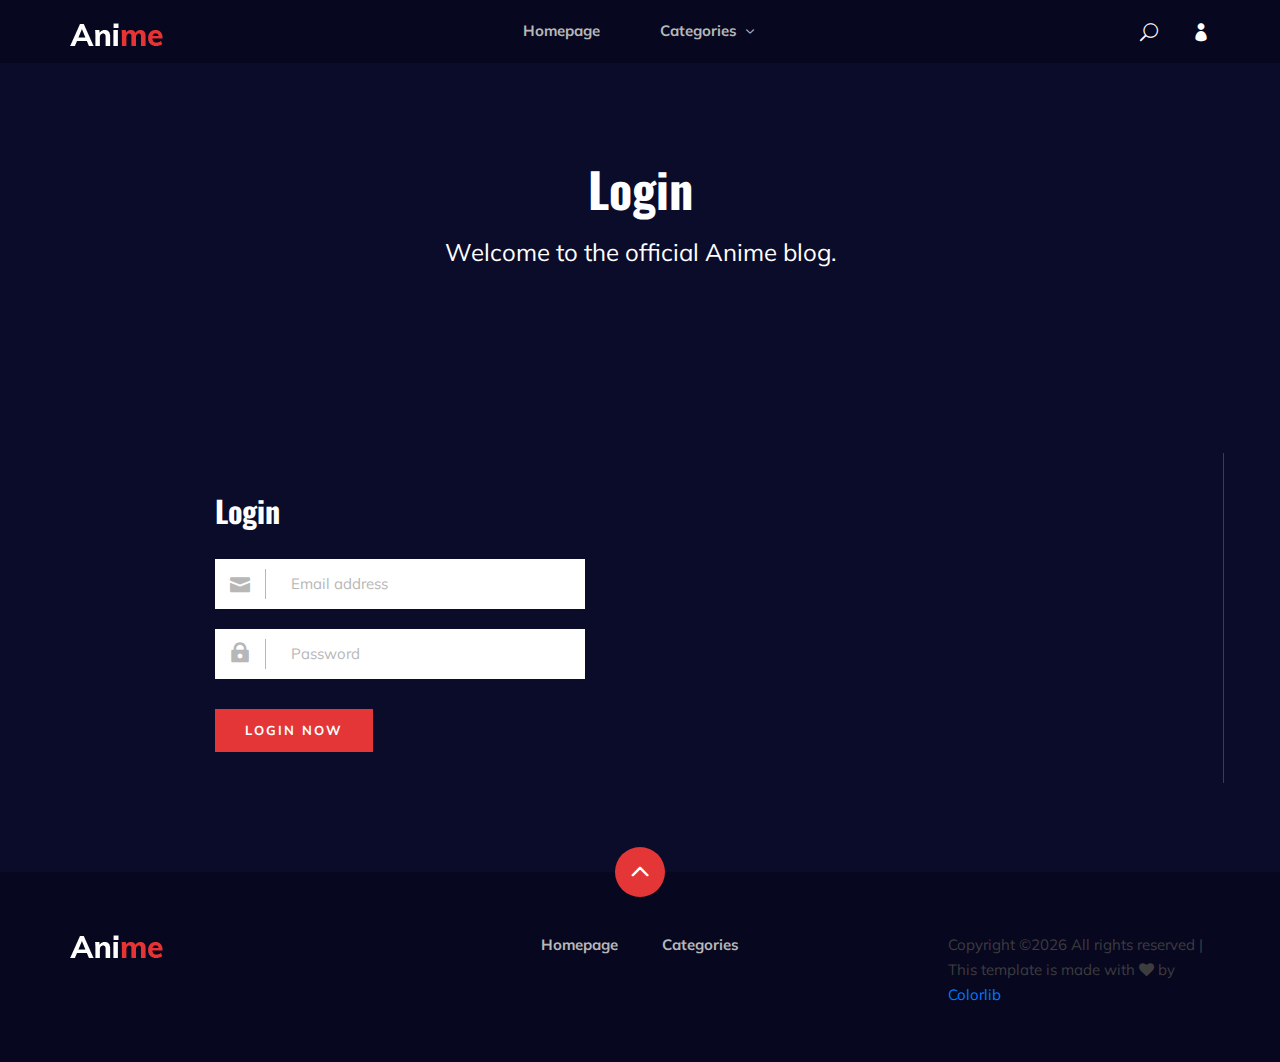
<file: Anime/login.html>
<!DOCTYPE html>
<html lang="zxx">

<head>
    <meta charset="UTF-8">
    <meta name="description" content="Anime Template">
    <meta name="keywords" content="Anime, unica, creative, html">
    <meta name="viewport" content="width=device-width, initial-scale=1.0">
    <meta http-equiv="X-UA-Compatible" content="ie=edge">
    <title>Anime | Template</title>

    <!-- Google Font -->
    <link href="https://fonts.googleapis.com/css2?family=Oswald:wght@300;400;500;600;700&display=swap" rel="stylesheet">
    <link href="https://fonts.googleapis.com/css2?family=Mulish:wght@300;400;500;600;700;800;900&display=swap"
        rel="stylesheet">
    <link rel="stylesheet" href="https://unpkg.com/swiper@8/swiper-bundle.min.css" />
    <!-- Css Styles -->
    <link rel="stylesheet" href="css/bootstrap.min.css" type="text/css">
    <link rel="stylesheet" href="css/font-awesome.min.css" type="text/css">
    <link rel="stylesheet" href="css/elegant-icons.css" type="text/css">
    <link rel="stylesheet" href="css/style.css" type="text/css">
</head>

<body>
    <!-- Page Preloder -->
    <div id="preloder" class="preloder">
        <div class="loader"></div>
    </div>

    <!-- Header Section Begin -->
    <header class="header">
        <div class="container">
            <div class="row">
                <div class="col-lg-2">
                    <div class="header__logo">
                        <a href="./index.html">
                            <img src="img/logo.png" alt="">
                        </a>
                    </div>
                </div>
                <div class="col-lg-8">
                    <div class="header__nav">
                        <nav class="header__menu mobile-menu">
                            <ul>
                                <li><a href="./index.html">Homepage</a></li>
                                <li><a href="./categories.html">Categories <span class="arrow_carrot-down"></span></a>
                                    <ul class="dropdown">
                                        <li><a href="./categories.html">Categories</a></li>
                                    </ul>
                                </li>
                            </ul>
                        </nav>
                    </div>
                </div>
                <div class="col-lg-2">
                    <div class="header__right">
                        <a href="#" class="search-switch"><span class="icon_search"></span></a>
                        <a href="./login.html"><span class="icon_profile"></span></a>
                    </div>
                </div>
            </div>
            <div id="mobile-menu-wrap"></div>
        </div>
    </header>
    <!-- Header End -->

    <!-- Normal Breadcrumb Begin -->
    <section class="normal-breadcrumb set-bg" data-setbg="img/normal-breadcrumb.jpg">
        <div class="container">
            <div class="row">
                <div class="col-lg-12 text-center">
                    <div class="normal__breadcrumb__text">
                        <h2>Login</h2>
                        <p>Welcome to the official Anime blog.</p>
                    </div>
                </div>
            </div>
        </div>
    </section>
    <!-- Normal Breadcrumb End -->

    <!-- Login Section Begin -->
    <section class="login spad">
        <div class="container">
            <div class="row">
                <div class="col-lg-12">
                    <div class="login__form">
                        <h3>Login</h3>
                        <form action="#">
                            <div class="input__item">
                                <input type="text" placeholder="Email address">
                                <span class="icon_mail"></span>
                            </div>
                            <div class="input__item">
                                <input type="text" placeholder="Password">
                                <span class="icon_lock"></span>
                            </div>
                            <button type="submit" class="site-btn">Login Now</button>
                        </form>
                    </div>
                </div>
            </div>
        </div>
    </section>
    <!-- Login Section End -->

    <!-- Footer Section Begin -->
    <footer class="footer">
        <div class="page-up">
            <a href="#" id="scrollToTopButton"><span class="arrow_carrot-up"></span></a>
        </div>
        <div class="container">
            <div class="row">
                <div class="col-lg-3">
                    <div class="footer__logo">
                        <a href="./index.html"><img src="img/logo.png" alt=""></a>
                    </div>
                </div>
                <div class="col-lg-6">
                    <div class="footer__nav">
                        <ul>
                            <li class="active"><a href="./index.html">Homepage</a></li>
                            <li><a href="./categories.html">Categories</a></li>
                        </ul>
                    </div>
                </div>
                <div class="col-lg-3">
                    <p><!-- Link back to Colorlib can't be removed. Template is licensed under CC BY 3.0. -->
                      Copyright &copy;<script>document.write(new Date().getFullYear());</script> All rights reserved | This template is made with <i class="fa fa-heart" aria-hidden="true"></i> by <a href="https://colorlib.com" target="_blank">Colorlib</a>
                      <!-- Link back to Colorlib can't be removed. Template is licensed under CC BY 3.0. --></p>

                  </div>
              </div>
          </div>
      </footer>
      <!-- Footer Section End -->

      <!-- Search model Begin -->
      <div class="search-model">
        <div class="h-100 d-flex align-items-center justify-content-center">
            <div class="search-close-switch"><i class="icon_close"></i></div>
            <form class="search-model-form">
                <input type="text" id="search-input" placeholder="Search here.....">
            </form>
        </div>
    </div>
    <!-- Search model end -->

    <!-- Js Plugins -->
</body>

</html>
</file>
<file: Anime/css/elegant-icons.css>
@font-face {
	font-family: 'ElegantIcons';
	src:url('../fonts/ElegantIcons.eot');
	src:url('../fonts/ElegantIcons.eot?#iefix') format('embedded-opentype'),
		url('../fonts/ElegantIcons.woff') format('woff'),
		url('../fonts/ElegantIcons.ttf') format('truetype'),
		url('../fonts/ElegantIcons.svg#ElegantIcons') format('svg');
	font-weight: normal;
	font-style: normal;
}

/* Use the following CSS code if you want to use data attributes for inserting your icons */
[data-icon]:before {
	font-family: 'ElegantIcons';
	content: attr(data-icon);
	speak: none;
	font-weight: normal;
	font-variant: normal;
	text-transform: none;
	line-height: 1;
	-webkit-font-smoothing: antialiased;
	-moz-osx-font-smoothing: grayscale;
}

/* Use the following CSS code if you want to have a class per icon */
/*
Instead of a list of all class selectors,
you can use the generic selector below, but it's slower:
[class*="your-class-prefix"] {
*/
.arrow_up, .arrow_down, .arrow_left, .arrow_right, .arrow_left-up, .arrow_right-up, .arrow_right-down, .arrow_left-down, .arrow-up-down, .arrow_up-down_alt, .arrow_left-right_alt, .arrow_left-right, .arrow_expand_alt2, .arrow_expand_alt, .arrow_condense, .arrow_expand, .arrow_move, .arrow_carrot-up, .arrow_carrot-down, .arrow_carrot-left, .arrow_carrot-right, .arrow_carrot-2up, .arrow_carrot-2down, .arrow_carrot-2left, .arrow_carrot-2right, .arrow_carrot-up_alt2, .arrow_carrot-down_alt2, .arrow_carrot-left_alt2, .arrow_carrot-right_alt2, .arrow_carrot-2up_alt2, .arrow_carrot-2down_alt2, .arrow_carrot-2left_alt2, .arrow_carrot-2right_alt2, .arrow_triangle-up, .arrow_triangle-down, .arrow_triangle-left, .arrow_triangle-right, .arrow_triangle-up_alt2, .arrow_triangle-down_alt2, .arrow_triangle-left_alt2, .arrow_triangle-right_alt2, .arrow_back, .icon_minus-06, .icon_plus, .icon_close, .icon_check, .icon_minus_alt2, .icon_plus_alt2, .icon_close_alt2, .icon_check_alt2, .icon_zoom-out_alt, .icon_zoom-in_alt, .icon_search, .icon_box-empty, .icon_box-selected, .icon_minus-box, .icon_plus-box, .icon_box-checked, .icon_circle-empty, .icon_circle-slelected, .icon_stop_alt2, .icon_stop, .icon_pause_alt2, .icon_pause, .icon_menu, .icon_menu-square_alt2, .icon_menu-circle_alt2, .icon_ul, .icon_ol, .icon_adjust-horiz, .icon_adjust-vert, .icon_document_alt, .icon_documents_alt, .icon_pencil, .icon_pencil-edit_alt, .icon_pencil-edit, .icon_folder-alt, .icon_folder-open_alt, .icon_folder-add_alt, .icon_info_alt, .icon_error-oct_alt, .icon_error-circle_alt, .icon_error-triangle_alt, .icon_question_alt2, .icon_question, .icon_comment_alt, .icon_chat_alt, .icon_vol-mute_alt, .icon_volume-low_alt, .icon_volume-high_alt, .icon_quotations, .icon_quotations_alt2, .icon_clock_alt, .icon_lock_alt, .icon_lock-open_alt, .icon_key_alt, .icon_cloud_alt, .icon_cloud-upload_alt, .icon_cloud-download_alt, .icon_image, .icon_images, .icon_lightbulb_alt, .icon_gift_alt, .icon_house_alt, .icon_genius, .icon_mobile, .icon_tablet, .icon_laptop, .icon_desktop, .icon_camera_alt, .icon_mail_alt, .icon_cone_alt, .icon_ribbon_alt, .icon_bag_alt, .icon_creditcard, .icon_cart_alt, .icon_paperclip, .icon_tag_alt, .icon_tags_alt, .icon_trash_alt, .icon_cursor_alt, .icon_mic_alt, .icon_compass_alt, .icon_pin_alt, .icon_pushpin_alt, .icon_map_alt, .icon_drawer_alt, .icon_toolbox_alt, .icon_book_alt, .icon_calendar, .icon_film, .icon_table, .icon_contacts_alt, .icon_headphones, .icon_lifesaver, .icon_piechart, .icon_refresh, .icon_link_alt, .icon_link, .icon_loading, .icon_blocked, .icon_archive_alt, .icon_heart_alt, .icon_star_alt, .icon_star-half_alt, .icon_star, .icon_star-half, .icon_tools, .icon_tool, .icon_cog, .icon_cogs, .arrow_up_alt, .arrow_down_alt, .arrow_left_alt, .arrow_right_alt, .arrow_left-up_alt, .arrow_right-up_alt, .arrow_right-down_alt, .arrow_left-down_alt, .arrow_condense_alt, .arrow_expand_alt3, .arrow_carrot_up_alt, .arrow_carrot-down_alt, .arrow_carrot-left_alt, .arrow_carrot-right_alt, .arrow_carrot-2up_alt, .arrow_carrot-2dwnn_alt, .arrow_carrot-2left_alt, .arrow_carrot-2right_alt, .arrow_triangle-up_alt, .arrow_triangle-down_alt, .arrow_triangle-left_alt, .arrow_triangle-right_alt, .icon_minus_alt, .icon_plus_alt, .icon_close_alt, .icon_check_alt, .icon_zoom-out, .icon_zoom-in, .icon_stop_alt, .icon_menu-square_alt, .icon_menu-circle_alt, .icon_document, .icon_documents, .icon_pencil_alt, .icon_folder, .icon_folder-open, .icon_folder-add, .icon_folder_upload, .icon_folder_download, .icon_info, .icon_error-circle, .icon_error-oct, .icon_error-triangle, .icon_question_alt, .icon_comment, .icon_chat, .icon_vol-mute, .icon_volume-low, .icon_volume-high, .icon_quotations_alt, .icon_clock, .icon_lock, .icon_lock-open, .icon_key, .icon_cloud, .icon_cloud-upload, .icon_cloud-download, .icon_lightbulb, .icon_gift, .icon_house, .icon_camera, .icon_mail, .icon_cone, .icon_ribbon, .icon_bag, .icon_cart, .icon_tag, .icon_tags, .icon_trash, .icon_cursor, .icon_mic, .icon_compass, .icon_pin, .icon_pushpin, .icon_map, .icon_drawer, .icon_toolbox, .icon_book, .icon_contacts, .icon_archive, .icon_heart, .icon_profile, .icon_group, .icon_grid-2x2, .icon_grid-3x3, .icon_music, .icon_pause_alt, .icon_phone, .icon_upload, .icon_download, .social_facebook, .social_twitter, .social_pinterest, .social_googleplus, .social_tumblr, .social_tumbleupon, .social_wordpress, .social_instagram, .social_dribbble, .social_vimeo, .social_linkedin, .social_rss, .social_deviantart, .social_share, .social_myspace, .social_skype, .social_youtube, .social_picassa, .social_googledrive, .social_flickr, .social_blogger, .social_spotify, .social_delicious, .social_facebook_circle, .social_twitter_circle, .social_pinterest_circle, .social_googleplus_circle, .social_tumblr_circle, .social_stumbleupon_circle, .social_wordpress_circle, .social_instagram_circle, .social_dribbble_circle, .social_vimeo_circle, .social_linkedin_circle, .social_rss_circle, .social_deviantart_circle, .social_share_circle, .social_myspace_circle, .social_skype_circle, .social_youtube_circle, .social_picassa_circle, .social_googledrive_alt2, .social_flickr_circle, .social_blogger_circle, .social_spotify_circle, .social_delicious_circle, .social_facebook_square, .social_twitter_square, .social_pinterest_square, .social_googleplus_square, .social_tumblr_square, .social_stumbleupon_square, .social_wordpress_square, .social_instagram_square, .social_dribbble_square, .social_vimeo_square, .social_linkedin_square, .social_rss_square, .social_deviantart_square, .social_share_square, .social_myspace_square, .social_skype_square, .social_youtube_square, .social_picassa_square, .social_googledrive_square, .social_flickr_square, .social_blogger_square, .social_spotify_square, .social_delicious_square, .icon_printer, .icon_calulator, .icon_building, .icon_floppy, .icon_drive, .icon_search-2, .icon_id, .icon_id-2, .icon_puzzle, .icon_like, .icon_dislike, .icon_mug, .icon_currency, .icon_wallet, .icon_pens, .icon_easel, .icon_flowchart, .icon_datareport, .icon_briefcase, .icon_shield, .icon_percent, .icon_globe, .icon_globe-2, .icon_target, .icon_hourglass, .icon_balance, .icon_rook, .icon_printer-alt, .icon_calculator_alt, .icon_building_alt, .icon_floppy_alt, .icon_drive_alt, .icon_search_alt, .icon_id_alt, .icon_id-2_alt, .icon_puzzle_alt, .icon_like_alt, .icon_dislike_alt, .icon_mug_alt, .icon_currency_alt, .icon_wallet_alt, .icon_pens_alt, .icon_easel_alt, .icon_flowchart_alt, .icon_datareport_alt, .icon_briefcase_alt, .icon_shield_alt, .icon_percent_alt, .icon_globe_alt, .icon_clipboard {
	font-family: 'ElegantIcons';
	speak: none;
	font-style: normal;
	font-weight: normal;
	font-variant: normal;
	text-transform: none;
	line-height: 1;
	-webkit-font-smoothing: antialiased;
}
.arrow_up:before {
	content: "\21";
}
.arrow_down:before {
	content: "\22";
}
.arrow_left:before {
	content: "\23";
}
.arrow_right:before {
	content: "\24";
}
.arrow_left-up:before {
	content: "\25";
}
.arrow_right-up:before {
	content: "\26";
}
.arrow_right-down:before {
	content: "\27";
}
.arrow_left-down:before {
	content: "\28";
}
.arrow-up-down:before {
	content: "\29";
}
.arrow_up-down_alt:before {
	content: "\2a";
}
.arrow_left-right_alt:before {
	content: "\2b";
}
.arrow_left-right:before {
	content: "\2c";
}
.arrow_expand_alt2:before {
	content: "\2d";
}
.arrow_expand_alt:before {
	content: "\2e";
}
.arrow_condense:before {
	content: "\2f";
}
.arrow_expand:before {
	content: "\30";
}
.arrow_move:before {
	content: "\31";
}
.arrow_carrot-up:before {
	content: "\32";
}
.arrow_carrot-down:before {
	content: "\33";
}
.arrow_carrot-left:before {
	content: "\34";
}
.arrow_carrot-right:before {
	content: "\35";
}
.arrow_carrot-2up:before {
	content: "\36";
}
.arrow_carrot-2down:before {
	content: "\37";
}
.arrow_carrot-2left:before {
	content: "\38";
}
.arrow_carrot-2right:before {
	content: "\39";
}
.arrow_carrot-up_alt2:before {
	content: "\3a";
}
.arrow_carrot-down_alt2:before {
	content: "\3b";
}
.arrow_carrot-left_alt2:before {
	content: "\3c";
}
.arrow_carrot-right_alt2:before {
	content: "\3d";
}
.arrow_carrot-2up_alt2:before {
	content: "\3e";
}
.arrow_carrot-2down_alt2:before {
	content: "\3f";
}
.arrow_carrot-2left_alt2:before {
	content: "\40";
}
.arrow_carrot-2right_alt2:before {
	content: "\41";
}
.arrow_triangle-up:before {
	content: "\42";
}
.arrow_triangle-down:before {
	content: "\43";
}
.arrow_triangle-left:before {
	content: "\44";
}
.arrow_triangle-right:before {
	content: "\45";
}
.arrow_triangle-up_alt2:before {
	content: "\46";
}
.arrow_triangle-down_alt2:before {
	content: "\47";
}
.arrow_triangle-left_alt2:before {
	content: "\48";
}
.arrow_triangle-right_alt2:before {
	content: "\49";
}
.arrow_back:before {
	content: "\4a";
}
.icon_minus-06:before {
	content: "\4b";
}
.icon_plus:before {
	content: "\4c";
}
.icon_close:before {
	content: "\4d";
}
.icon_check:before {
	content: "\4e";
}
.icon_minus_alt2:before {
	content: "\4f";
}
.icon_plus_alt2:before {
	content: "\50";
}
.icon_close_alt2:before {
	content: "\51";
}
.icon_check_alt2:before {
	content: "\52";
}
.icon_zoom-out_alt:before {
	content: "\53";
}
.icon_zoom-in_alt:before {
	content: "\54";
}
.icon_search:before {
	content: "\55";
}
.icon_box-empty:before {
	content: "\56";
}
.icon_box-selected:before {
	content: "\57";
}
.icon_minus-box:before {
	content: "\58";
}
.icon_plus-box:before {
	content: "\59";
}
.icon_box-checked:before {
	content: "\5a";
}
.icon_circle-empty:before {
	content: "\5b";
}
.icon_circle-slelected:before {
	content: "\5c";
}
.icon_stop_alt2:before {
	content: "\5d";
}
.icon_stop:before {
	content: "\5e";
}
.icon_pause_alt2:before {
	content: "\5f";
}
.icon_pause:before {
	content: "\60";
}
.icon_menu:before {
	content: "\61";
}
.icon_menu-square_alt2:before {
	content: "\62";
}
.icon_menu-circle_alt2:before {
	content: "\63";
}
.icon_ul:before {
	content: "\64";
}
.icon_ol:before {
	content: "\65";
}
.icon_adjust-horiz:before {
	content: "\66";
}
.icon_adjust-vert:before {
	content: "\67";
}
.icon_document_alt:before {
	content: "\68";
}
.icon_documents_alt:before {
	content: "\69";
}
.icon_pencil:before {
	content: "\6a";
}
.icon_pencil-edit_alt:before {
	content: "\6b";
}
.icon_pencil-edit:before {
	content: "\6c";
}
.icon_folder-alt:before {
	content: "\6d";
}
.icon_folder-open_alt:before {
	content: "\6e";
}
.icon_folder-add_alt:before {
	content: "\6f";
}
.icon_info_alt:before {
	content: "\70";
}
.icon_error-oct_alt:before {
	content: "\71";
}
.icon_error-circle_alt:before {
	content: "\72";
}
.icon_error-triangle_alt:before {
	content: "\73";
}
.icon_question_alt2:before {
	content: "\74";
}
.icon_question:before {
	content: "\75";
}
.icon_comment_alt:before {
	content: "\76";
}
.icon_chat_alt:before {
	content: "\77";
}
.icon_vol-mute_alt:before {
	content: "\78";
}
.icon_volume-low_alt:before {
	content: "\79";
}
.icon_volume-high_alt:before {
	content: "\7a";
}
.icon_quotations:before {
	content: "\7b";
}
.icon_quotations_alt2:before {
	content: "\7c";
}
.icon_clock_alt:before {
	content: "\7d";
}
.icon_lock_alt:before {
	content: "\7e";
}
.icon_lock-open_alt:before {
	content: "\e000";
}
.icon_key_alt:before {
	content: "\e001";
}
.icon_cloud_alt:before {
	content: "\e002";
}
.icon_cloud-upload_alt:before {
	content: "\e003";
}
.icon_cloud-download_alt:before {
	content: "\e004";
}
.icon_image:before {
	content: "\e005";
}
.icon_images:before {
	content: "\e006";
}
.icon_lightbulb_alt:before {
	content: "\e007";
}
.icon_gift_alt:before {
	content: "\e008";
}
.icon_house_alt:before {
	content: "\e009";
}
.icon_genius:before {
	content: "\e00a";
}
.icon_mobile:before {
	content: "\e00b";
}
.icon_tablet:before {
	content: "\e00c";
}
.icon_laptop:before {
	content: "\e00d";
}
.icon_desktop:before {
	content: "\e00e";
}
.icon_camera_alt:before {
	content: "\e00f";
}
.icon_mail_alt:before {
	content: "\e010";
}
.icon_cone_alt:before {
	content: "\e011";
}
.icon_ribbon_alt:before {
	content: "\e012";
}
.icon_bag_alt:before {
	content: "\e013";
}
.icon_creditcard:before {
	content: "\e014";
}
.icon_cart_alt:before {
	content: "\e015";
}
.icon_paperclip:before {
	content: "\e016";
}
.icon_tag_alt:before {
	content: "\e017";
}
.icon_tags_alt:before {
	content: "\e018";
}
.icon_trash_alt:before {
	content: "\e019";
}
.icon_cursor_alt:before {
	content: "\e01a";
}
.icon_mic_alt:before {
	content: "\e01b";
}
.icon_compass_alt:before {
	content: "\e01c";
}
.icon_pin_alt:before {
	content: "\e01d";
}
.icon_pushpin_alt:before {
	content: "\e01e";
}
.icon_map_alt:before {
	content: "\e01f";
}
.icon_drawer_alt:before {
	content: "\e020";
}
.icon_toolbox_alt:before {
	content: "\e021";
}
.icon_book_alt:before {
	content: "\e022";
}
.icon_calendar:before {
	content: "\e023";
}
.icon_film:before {
	content: "\e024";
}
.icon_table:before {
	content: "\e025";
}
.icon_contacts_alt:before {
	content: "\e026";
}
.icon_headphones:before {
	content: "\e027";
}
.icon_lifesaver:before {
	content: "\e028";
}
.icon_piechart:before {
	content: "\e029";
}
.icon_refresh:before {
	content: "\e02a";
}
.icon_link_alt:before {
	content: "\e02b";
}
.icon_link:before {
	content: "\e02c";
}
.icon_loading:before {
	content: "\e02d";
}
.icon_blocked:before {
	content: "\e02e";
}
.icon_archive_alt:before {
	content: "\e02f";
}
.icon_heart_alt:before {
	content: "\e030";
}
.icon_star_alt:before {
	content: "\e031";
}
.icon_star-half_alt:before {
	content: "\e032";
}
.icon_star:before {
	content: "\e033";
}
.icon_star-half:before {
	content: "\e034";
}
.icon_tools:before {
	content: "\e035";
}
.icon_tool:before {
	content: "\e036";
}
.icon_cog:before {
	content: "\e037";
}
.icon_cogs:before {
	content: "\e038";
}
.arrow_up_alt:before {
	content: "\e039";
}
.arrow_down_alt:before {
	content: "\e03a";
}
.arrow_left_alt:before {
	content: "\e03b";
}
.arrow_right_alt:before {
	content: "\e03c";
}
.arrow_left-up_alt:before {
	content: "\e03d";
}
.arrow_right-up_alt:before {
	content: "\e03e";
}
.arrow_right-down_alt:before {
	content: "\e03f";
}
.arrow_left-down_alt:before {
	content: "\e040";
}
.arrow_condense_alt:before {
	content: "\e041";
}
.arrow_expand_alt3:before {
	content: "\e042";
}
.arrow_carrot_up_alt:before {
	content: "\e043";
}
.arrow_carrot-down_alt:before {
	content: "\e044";
}
.arrow_carrot-left_alt:before {
	content: "\e045";
}
.arrow_carrot-right_alt:before {
	content: "\e046";
}
.arrow_carrot-2up_alt:before {
	content: "\e047";
}
.arrow_carrot-2dwnn_alt:before {
	content: "\e048";
}
.arrow_carrot-2left_alt:before {
	content: "\e049";
}
.arrow_carrot-2right_alt:before {
	content: "\e04a";
}
.arrow_triangle-up_alt:before {
	content: "\e04b";
}
.arrow_triangle-down_alt:before {
	content: "\e04c";
}
.arrow_triangle-left_alt:before {
	content: "\e04d";
}
.arrow_triangle-right_alt:before {
	content: "\e04e";
}
.icon_minus_alt:before {
	content: "\e04f";
}
.icon_plus_alt:before {
	content: "\e050";
}
.icon_close_alt:before {
	content: "\e051";
}
.icon_check_alt:before {
	content: "\e052";
}
.icon_zoom-out:before {
	content: "\e053";
}
.icon_zoom-in:before {
	content: "\e054";
}
.icon_stop_alt:before {
	content: "\e055";
}
.icon_menu-square_alt:before {
	content: "\e056";
}
.icon_menu-circle_alt:before {
	content: "\e057";
}
.icon_document:before {
	content: "\e058";
}
.icon_documents:before {
	content: "\e059";
}
.icon_pencil_alt:before {
	content: "\e05a";
}
.icon_folder:before {
	content: "\e05b";
}
.icon_folder-open:before {
	content: "\e05c";
}
.icon_folder-add:before {
	content: "\e05d";
}
.icon_folder_upload:before {
	content: "\e05e";
}
.icon_folder_download:before {
	content: "\e05f";
}
.icon_info:before {
	content: "\e060";
}
.icon_error-circle:before {
	content: "\e061";
}
.icon_error-oct:before {
	content: "\e062";
}
.icon_error-triangle:before {
	content: "\e063";
}
.icon_question_alt:before {
	content: "\e064";
}
.icon_comment:before {
	content: "\e065";
}
.icon_chat:before {
	content: "\e066";
}
.icon_vol-mute:before {
	content: "\e067";
}
.icon_volume-low:before {
	content: "\e068";
}
.icon_volume-high:before {
	content: "\e069";
}
.icon_quotations_alt:before {
	content: "\e06a";
}
.icon_clock:before {
	content: "\e06b";
}
.icon_lock:before {
	content: "\e06c";
}
.icon_lock-open:before {
	content: "\e06d";
}
.icon_key:before {
	content: "\e06e";
}
.icon_cloud:before {
	content: "\e06f";
}
.icon_cloud-upload:before {
	content: "\e070";
}
.icon_cloud-download:before {
	content: "\e071";
}
.icon_lightbulb:before {
	content: "\e072";
}
.icon_gift:before {
	content: "\e073";
}
.icon_house:before {
	content: "\e074";
}
.icon_camera:before {
	content: "\e075";
}
.icon_mail:before {
	content: "\e076";
}
.icon_cone:before {
	content: "\e077";
}
.icon_ribbon:before {
	content: "\e078";
}
.icon_bag:before {
	content: "\e079";
}
.icon_cart:before {
	content: "\e07a";
}
.icon_tag:before {
	content: "\e07b";
}
.icon_tags:before {
	content: "\e07c";
}
.icon_trash:before {
	content: "\e07d";
}
.icon_cursor:before {
	content: "\e07e";
}
.icon_mic:before {
	content: "\e07f";
}
.icon_compass:before {
	content: "\e080";
}
.icon_pin:before {
	content: "\e081";
}
.icon_pushpin:before {
	content: "\e082";
}
.icon_map:before {
	content: "\e083";
}
.icon_drawer:before {
	content: "\e084";
}
.icon_toolbox:before {
	content: "\e085";
}
.icon_book:before {
	content: "\e086";
}
.icon_contacts:before {
	content: "\e087";
}
.icon_archive:before {
	content: "\e088";
}
.icon_heart:before {
	content: "\e089";
}
.icon_profile:before {
	content: "\e08a";
}
.icon_group:before {
	content: "\e08b";
}
.icon_grid-2x2:before {
	content: "\e08c";
}
.icon_grid-3x3:before {
	content: "\e08d";
}
.icon_music:before {
	content: "\e08e";
}
.icon_pause_alt:before {
	content: "\e08f";
}
.icon_phone:before {
	content: "\e090";
}
.icon_upload:before {
	content: "\e091";
}
.icon_download:before {
	content: "\e092";
}
.social_facebook:before {
	content: "\e093";
}
.social_twitter:before {
	content: "\e094";
}
.social_pinterest:before {
	content: "\e095";
}
.social_googleplus:before {
	content: "\e096";
}
.social_tumblr:before {
	content: "\e097";
}
.social_tumbleupon:before {
	content: "\e098";
}
.social_wordpress:before {
	content: "\e099";
}
.social_instagram:before {
	content: "\e09a";
}
.social_dribbble:before {
	content: "\e09b";
}
.social_vimeo:before {
	content: "\e09c";
}
.social_linkedin:before {
	content: "\e09d";
}
.social_rss:before {
	content: "\e09e";
}
.social_deviantart:before {
	content: "\e09f";
}
.social_share:before {
	content: "\e0a0";
}
.social_myspace:before {
	content: "\e0a1";
}
.social_skype:before {
	content: "\e0a2";
}
.social_youtube:before {
	content: "\e0a3";
}
.social_picassa:before {
	content: "\e0a4";
}
.social_googledrive:before {
	content: "\e0a5";
}
.social_flickr:before {
	content: "\e0a6";
}
.social_blogger:before {
	content: "\e0a7";
}
.social_spotify:before {
	content: "\e0a8";
}
.social_delicious:before {
	content: "\e0a9";
}
.social_facebook_circle:before {
	content: "\e0aa";
}
.social_twitter_circle:before {
	content: "\e0ab";
}
.social_pinterest_circle:before {
	content: "\e0ac";
}
.social_googleplus_circle:before {
	content: "\e0ad";
}
.social_tumblr_circle:before {
	content: "\e0ae";
}
.social_stumbleupon_circle:before {
	content: "\e0af";
}
.social_wordpress_circle:before {
	content: "\e0b0";
}
.social_instagram_circle:before {
	content: "\e0b1";
}
.social_dribbble_circle:before {
	content: "\e0b2";
}
.social_vimeo_circle:before {
	content: "\e0b3";
}
.social_linkedin_circle:before {
	content: "\e0b4";
}
.social_rss_circle:before {
	content: "\e0b5";
}
.social_deviantart_circle:before {
	content: "\e0b6";
}
.social_share_circle:before {
	content: "\e0b7";
}
.social_myspace_circle:before {
	content: "\e0b8";
}
.social_skype_circle:before {
	content: "\e0b9";
}
.social_youtube_circle:before {
	content: "\e0ba";
}
.social_picassa_circle:before {
	content: "\e0bb";
}
.social_googledrive_alt2:before {
	content: "\e0bc";
}
.social_flickr_circle:before {
	content: "\e0bd";
}
.social_blogger_circle:before {
	content: "\e0be";
}
.social_spotify_circle:before {
	content: "\e0bf";
}
.social_delicious_circle:before {
	content: "\e0c0";
}
.social_facebook_square:before {
	content: "\e0c1";
}
.social_twitter_square:before {
	content: "\e0c2";
}
.social_pinterest_square:before {
	content: "\e0c3";
}
.social_googleplus_square:before {
	content: "\e0c4";
}
.social_tumblr_square:before {
	content: "\e0c5";
}
.social_stumbleupon_square:before {
	content: "\e0c6";
}
.social_wordpress_square:before {
	content: "\e0c7";
}
.social_instagram_square:before {
	content: "\e0c8";
}
.social_dribbble_square:before {
	content: "\e0c9";
}
.social_vimeo_square:before {
	content: "\e0ca";
}
.social_linkedin_square:before {
	content: "\e0cb";
}
.social_rss_square:before {
	content: "\e0cc";
}
.social_deviantart_square:before {
	content: "\e0cd";
}
.social_share_square:before {
	content: "\e0ce";
}
.social_myspace_square:before {
	content: "\e0cf";
}
.social_skype_square:before {
	content: "\e0d0";
}
.social_youtube_square:before {
	content: "\e0d1";
}
.social_picassa_square:before {
	content: "\e0d2";
}
.social_googledrive_square:before {
	content: "\e0d3";
}
.social_flickr_square:before {
	content: "\e0d4";
}
.social_blogger_square:before {
	content: "\e0d5";
}
.social_spotify_square:before {
	content: "\e0d6";
}
.social_delicious_square:before {
	content: "\e0d7";
}
.icon_printer:before {
	content: "\e103";
}
.icon_calulator:before {
	content: "\e0ee";
}
.icon_building:before {
	content: "\e0ef";
}
.icon_floppy:before {
	content: "\e0e8";
}
.icon_drive:before {
	content: "\e0ea";
}
.icon_search-2:before {
	content: "\e101";
}
.icon_id:before {
	content: "\e107";
}
.icon_id-2:before {
	content: "\e108";
}
.icon_puzzle:before {
	content: "\e102";
}
.icon_like:before {
	content: "\e106";
}
.icon_dislike:before {
	content: "\e0eb";
}
.icon_mug:before {
	content: "\e105";
}
.icon_currency:before {
	content: "\e0ed";
}
.icon_wallet:before {
	content: "\e100";
}
.icon_pens:before {
	content: "\e104";
}
.icon_easel:before {
	content: "\e0e9";
}
.icon_flowchart:before {
	content: "\e109";
}
.icon_datareport:before {
	content: "\e0ec";
}
.icon_briefcase:before {
	content: "\e0fe";
}
.icon_shield:before {
	content: "\e0f6";
}
.icon_percent:before {
	content: "\e0fb";
}
.icon_globe:before {
	content: "\e0e2";
}
.icon_globe-2:before {
	content: "\e0e3";
}
.icon_target:before {
	content: "\e0f5";
}
.icon_hourglass:before {
	content: "\e0e1";
}
.icon_balance:before {
	content: "\e0ff";
}
.icon_rook:before {
	content: "\e0f8";
}
.icon_printer-alt:before {
	content: "\e0fa";
}
.icon_calculator_alt:before {
	content: "\e0e7";
}
.icon_building_alt:before {
	content: "\e0fd";
}
.icon_floppy_alt:before {
	content: "\e0e4";
}
.icon_drive_alt:before {
	content: "\e0e5";
}
.icon_search_alt:before {
	content: "\e0f7";
}
.icon_id_alt:before {
	content: "\e0e0";
}
.icon_id-2_alt:before {
	content: "\e0fc";
}
.icon_puzzle_alt:before {
	content: "\e0f9";
}
.icon_like_alt:before {
	content: "\e0dd";
}
.icon_dislike_alt:before {
	content: "\e0f1";
}
.icon_mug_alt:before {
	content: "\e0dc";
}
.icon_currency_alt:before {
	content: "\e0f3";
}
.icon_wallet_alt:before {
	content: "\e0d8";
}
.icon_pens_alt:before {
	content: "\e0db";
}
.icon_easel_alt:before {
	content: "\e0f0";
}
.icon_flowchart_alt:before {
	content: "\e0df";
}
.icon_datareport_alt:before {
	content: "\e0f2";
}
.icon_briefcase_alt:before {
	content: "\e0f4";
}
.icon_shield_alt:before {
	content: "\e0d9";
}
.icon_percent_alt:before {
	content: "\e0da";
}
.icon_globe_alt:before {
	content: "\e0de";
}
.icon_clipboard:before {
	content: "\e0e6";
}


	.glyph {
		float: left;
		text-align: center;
		padding: .75em;
		margin: .4em 1.5em .75em 0;
		width: 6em;
text-shadow: none;
	}
        .glyph_big {
        font-size: 128px;
        color: #59c5dc;
        float: left;
        margin-right: 20px;
        }

        .glyph div { padding-bottom: 10px;}

	.glyph input {
		font-family: consolas, monospace;
		font-size: 12px;
		width: 100%;
		text-align: center;
		border: 0;
		box-shadow: 0 0 0 1px #ccc;
		padding: .2em;
                -moz-border-radius: 5px;
                -webkit-border-radius: 5px;
	}
	.centered {
		margin-left: auto;
		margin-right: auto;
	}
	.glyph .fs1 {
		font-size: 2em;
	}
</file>
<file: Anime/css/style.css>
html,body{height:100%;font-family:'Mulish', sans-serif;-webkit-font-smoothing:antialiased;background:#0b0c2a}h1,h2,h3,h4,h5,h6{margin:0;color:#111111;font-weight:400;font-family:'Mulish', sans-serif}h1{font-size:70px}h2{font-size:36px}h3{font-size:30px}h4{font-size:24px}h5{font-size:18px}h6{font-size:16px}p{font-size:15px;font-family:'Mulish', sans-serif;color:#3d3d3d;font-weight:400;line-height:25px;margin:0 0 15px 0}img{max-width:100%}input:focus,select:focus,button:focus,textarea:focus{outline:none}a:hover,a:focus{text-decoration:none;outline:none;color:#fff}ul,ol{padding:0;margin:0}.section-title{margin-bottom:30px}.section-title h4,.section-title h5{color:#fff;font-weight:600;line-height:21px;text-transform:uppercase;padding-left:20px;position:relative;font-family:'Oswald', sans-serif}.section-title h4:after,.section-title h5:after{position:absolute;left:0;top:-6px;height:32px;width:4px;background:#e53637;content:""}.set-bg{background-repeat:no-repeat;background-size:cover;background-position:top center}.spad{padding-top:100px;padding-bottom:100px}.text-white h1,.text-white h2,.text-white h3,.text-white h4,.text-white h5,.text-white h6,.text-white p,.text-white span,.text-white li,.text-white a{color:#fff}.primary-btn{display:inline-block;font-size:13px;font-weight:700;text-transform:uppercase;color:#fff;letter-spacing:2px}.primary-btn span{font-size:18px;margin-left:5px;position:relative;top:3px}.site-btn{font-size:13px;color:#fff;background:#e53637;font-weight:700;border:none;border-radius:2px;letter-spacing:2px;text-transform:uppercase;display:inline-block;padding:12px 30px}.preloder{position:fixed;width:100%;height:100%;top:0;left:0;z-index:999999;background:#000;visibility:hidden;opacity:0;transition:.2s}.preloder.active{visibility:visible;opacity:1}.loader{width:40px;height:40px;position:absolute;top:50%;left:50%;margin-top:-13px;margin-left:-13px;border-radius:60px;animation:loader 0.8s linear infinite;-webkit-animation:loader 0.8s linear infinite}@keyframes loader{0%{transform:rotate(0deg);border:4px solid #f44336;border-left-color:transparent}50%{transform:rotate(180deg);border:4px solid #673ab7;border-left-color:transparent}100%{transform:rotate(360deg);border:4px solid #f44336;border-left-color:transparent}}.spacial-controls{position:fixed;width:111px;height:91px;top:0;right:0;z-index:999}.spacial-controls .search-switch{display:block;height:100%;padding-top:30px;background:#323232;text-align:center;cursor:pointer}.search-model{display:none;position:fixed;width:100%;height:100%;left:0;top:0;background:#000;z-index:99999}.search-model-form{padding:0 15px}.search-model-form input{width:500px;font-size:40px;border:none;border-bottom:2px solid #333;background:0 0;color:#999}.search-close-switch{position:absolute;width:50px;height:50px;background:#333;color:#fff;text-align:center;border-radius:50%;font-size:28px;line-height:28px;top:30px;cursor:pointer;display:flex;align-items:center;justify-content:center}.header{background:#070720}.header__logo{padding:20px 0 17px}.header__logo a{display:inline-block}.header__menu{text-align:center}.header__menu ul li{list-style:none;display:inline-block;position:relative;margin-right:16px}.header__menu ul li.active a{background:#e53637;color:#fff}.header__menu ul li:hover a{color:#fff}.header__menu ul li:hover .dropdown{top:62px;opacity:1;visibility:visible}.header__menu ul li:hover .dropdown li a{background:transparent}.header__menu ul li:last-child{margin-right:0}.header__menu ul li .dropdown{position:absolute;left:0;top:82px;width:150px;background:#fff;text-align:left;padding:5px 0;z-index:9;opacity:0;visibility:hidden;transition:all,0.3s}.header__menu ul li .dropdown li{display:block;margin-right:0}.header__menu ul li .dropdown li a{font-size:14px;color:#111;font-weight:500;padding:5px 20px}.header__menu ul li a{font-size:15px;color:#b7b7b7;display:block;font-weight:700;transition:all,0.5s;padding:20px}.header__menu ul li a span{position:relative;font-size:17px;top:2px}.header__right{text-align:right;padding:20px 0 15px}.header__right a{display:inline-block;font-size:18px;color:#fff;margin-right:30px}.header__right a:last-child{margin-right:0}.slicknav_menu{display:none}.hero{padding-top:50px}.hero-box{position:relative}.hero-box .hero__slider-pagination{position:absolute;left:0;bottom:10px;width:100%;text-align:center}.hero-box .hero__slider-pagination span{height:8px;width:8px;background:#b7b7b7;border-radius:50%;margin-right:10px;opacity:1}.hero-box .hero__slider-pagination span.active{background:#ffffff}.hero-box .hero__slider-pagination span:last-child{margin-right:0}.hero-box .hero__slider-pagination span.swiper-pagination-bullet-active{background-color:white}.hero-box .hero__slider-arrow{font-size:36px;height:66px;width:66px;background:#0b0c2a;line-height:66px;text-align:center;color:#fff;transform:rotate(45deg);position:relative;z-index:4;position:absolute;left:-33px;top:50%;margin-top:-47px}.hero-box .hero__slider-arrow.arrow__next{left:auto;right:-33px}.hero-box .hero__slider-arrow:after{position:absolute;top:6px;left:0;right:0;height:54px;width:54px;background:rgba(255,255,255,0.1);content:"";z-index:-1;margin:0 auto}.hero-box .hero__slider-arrow span{transform:rotate(-45deg);display:block;z-index:1}.hero__items{padding:250px 0 42px 50px;border-radius:5px;position:relative}.hero__text{position:relative;z-index:9}.hero__text .label{font-size:13px;color:#e53637;background:#fff;padding:5px 14px 3px;display:inline-block;position:relative;top:-100px;opacity:0;transition:all,0.2s}.hero__text h2{color:#fff;font-size:42px;font-family:'Oswald', sans-serif;font-weight:700;line-height:52px;margin-top:35px;margin-bottom:8px;position:relative;top:-100px;opacity:0;transition:all,0.4s}.hero__text p{color:#fff;font-size:16px;margin-bottom:40px;position:relative;top:-100px;opacity:0;transition:all,0.6s}.hero__text a{position:relative;top:-100px;opacity:0;transition:all,0.8s}.hero__text a span{font-size:13px;color:#fff;background:#e53637;display:inline-block;font-weight:700;letter-spacing:2px;text-transform:uppercase;padding:14px 20px;border-radius:4px 0 0 4px;margin-right:1px}.hero__text a i{font-size:20px;display:inline-block;background:#e53637;padding:11px 5px 16px 8px;color:#fff;border-radius:0 4px 4px 0}.hero__text .show{opacity:1}.hero__slider{position:relative}.hero__slider .swiper-slide-active .hero__text .label{top:0;opacity:1}.hero__slider .swiper-slide-active .hero__text h2{top:0;opacity:1}.hero__slider .swiper-slide-active .hero__text p{top:0;opacity:1}.hero__slider .swiper-slide-active .hero__text a{top:0;opacity:1}.product{padding-bottom:60px;padding-top:80px}.product-page{padding-top:60px}.btn__all{text-align:right;margin-bottom:30px}.trending__product{margin-bottom:50px}.popular__product{margin-bottom:50px}.recent__product{margin-bottom:50px}.product__item{margin-bottom:30px}.product__item__pic{height:325px;position:relative;border-radius:5px}.product__item__pic img{position:absolute}.product__item__pic .ep{font-size:13px;color:#fff;background:#e53637;display:inline-block;padding:2px 12px;border-radius:4px;position:absolute;left:10px;top:10px}.product__item__pic .comment{font-size:13px;color:#fff;background:#3d3d3d;display:inline-block;padding:2px 10px;border-radius:4px;position:absolute;left:10px;bottom:10px}.product__item__pic .view{font-size:13px;color:#fff;background:#3d3d3d;display:inline-block;padding:2px 10px;border-radius:4px;position:absolute;right:10px;bottom:10px}.product__item__text{padding-top:20px}.product__item__text ul{margin-bottom:10px}.product__item__text ul li{list-style:none;font-size:10px;color:#fff;font-weight:700;padding:1px 10px;background:rgba(255,255,255,0.2);border-radius:50px;display:inline-block}.product__item__text h5 a{color:#fff;font-weight:700;line-height:26px}.product__sidebar .section-title h5{color:#fff;font-weight:600;font-family:'Oswald', sans-serif;line-height:21px;text-transform:uppercase;padding-left:20px;position:relative}.product__sidebar .section-title h5:after{position:absolute;left:0;top:-6px;height:32px;width:4px;background:#e53637;content:""}.product__sidebar__view{position:relative;margin-bottom:80px}.product__sidebar__view .filter__controls{position:absolute;right:0;top:-5px}.product__sidebar__view .filter__controls li{list-style:none;font-size:13px;color:#b7b7b7;display:inline-block;margin-right:7px;cursor:pointer}.product__sidebar__view .filter__controls li.active{color:#fff}.product__sidebar__view .filter__controls li:last-child{margin-right:0}.product__sidebar__view__item{height:190px;position:relative;border-radius:5px;margin-bottom:20px;background-repeat:no-repeat;background-size:cover}.product__sidebar__view__item::after{content:'';display:block;position:absolute;top:0;right:0;bottom:0;left:0;background:#000;background:linear-gradient(0deg, rgba(0,0,0,0.8) 0%, rgba(0,0,0,0.7) 23%, rgba(255,255,255,0) 100%);border-radius:5px;z-index:1}.product__sidebar__view__item img{position:absolute;top:0;left:0;bottom:0;right:0;z-index:0}.product__sidebar__view__item .ep{font-size:13px;color:#fff;background:#e53637;display:inline-block;padding:2px 12px;border-radius:4px;position:absolute;left:10px;top:10px;z-index:2}.product__sidebar__view__item .view{font-size:13px;color:#fff;background:#3d3d3d;display:inline-block;padding:2px 10px;border-radius:4px;position:absolute;right:10px;top:10px;z-index:2}.product__sidebar__view__item h5{position:absolute;left:0;bottom:25px;width:100%;padding:0 30px 0 20px;z-index:2}.product__sidebar__view__item h5 a{color:#fff;font-weight:700;line-height:26px}.product__sidebar__comment{margin-bottom:35px}.product__sidebar__comment__item{margin-bottom:20px;overflow:hidden}.product__sidebar__comment__item__pic{float:left;margin-right:15px}.product__sidebar__comment__item__text{overflow:hidden}.product__sidebar__comment__item__text ul{margin-bottom:10px}.product__sidebar__comment__item__text ul li{list-style:none;font-size:10px;color:#fff;font-weight:700;padding:1px 10px;background:rgba(255,255,255,0.2);border-radius:50px;display:inline-block}.product__sidebar__comment__item__text h5{margin-bottom:10px}.product__sidebar__comment__item__text h5 a{color:#fff;font-weight:700;line-height:26px}.product__sidebar__comment__item__text span{display:block;font-size:13px;color:#b7b7b7}.product__page__title{border-bottom:2px solid rgba(255,255,255,0.2);padding-bottom:10px;margin-bottom:30px}.product__page__title .section-title{margin-bottom:0}.product__page__title .product__page__filter{text-align:right}.product__page__title .product__page__filter p{color:#fff;display:inline-block;margin-bottom:0;margin-right:16px}.product__page__title .product__page__filter .nice-select{float:none;display:inline-block;font-size:15px;color:#3d3d3d;font-weight:700;border-radius:0;padding-left:15px;padding-right:40px;height:32px;line-height:32px}.product__page__title .product__page__filter .nice-select:after{border-bottom:2px solid #111;border-right:2px solid #111;height:8px;top:47%;width:8px;right:15px}.product__page__title .product__page__filter .nice-select .list{margin-top:0;border-radius:0}.product__pagination{padding-top:15px}.product__pagination a{display:inline-block;font-size:15px;color:#b7b7b7;font-weight:600;height:50px;width:50px;border:1px solid transparent;border-radius:50%;line-height:48px;text-align:center;transition:all,0.3s}.product__pagination a:hover{color:#ffffff}.product__pagination a.current-page{border:1px solid #ffffff}.product__pagination a i{color:#b7b7b7;font-size:15px}.anime-details{padding-top:60px}.anime__details__content{margin-bottom:65px}.anime__details__text{position:relative}.anime__details__text p{color:#b7b7b7;font-size:18px;line-height:30px}.anime__details__pic{height:440px;border-radius:5px;position:relative}.anime__details__pic .comment{font-size:13px;color:#fff;background:#3d3d3d;display:inline-block;padding:2px 10px;border-radius:4px;position:absolute;left:10px;bottom:25px}.anime__details__pic .view{font-size:13px;color:#fff;background:#3d3d3d;display:inline-block;padding:2px 10px;border-radius:4px;position:absolute;right:10px;bottom:25px}.anime__details__title{margin-bottom:20px}.anime__details__title h3{color:#fff;font-weight:700;margin-bottom:13px}.anime__details__title span{font-size:15px;color:#b7b7b7;display:block}.anime__details__rating{text-align:center;position:absolute;right:0;top:0}.anime__details__rating .rating i{font-size:24px;color:#e89f12;display:inline-block}.anime__details__rating span{display:block;font-size:18px;color:#b7b7b7}.anime__details__widget{margin-bottom:15px}.anime__details__widget ul{margin-bottom:20px}.anime__details__widget ul li{list-style:none;font-size:15px;color:#fff;line-height:30px;position:relative;padding-left:18px}.anime__details__widget ul li:before{position:absolute;left:0;top:12px;height:6px;width:6px;background:#b7b7b7;content:""}.anime__details__widget ul li span{color:#b7b7b7;width:115px;display:inline-block}.anime__details__btn .follow-btn{font-size:13px;color:#fff;background:#e53637;display:inline-block;font-weight:700;letter-spacing:2px;text-transform:uppercase;padding:14px 20px;border-radius:4px;margin-right:11px}.anime__details__btn .watch-btn span{font-size:13px;color:#fff;background:#e53637;display:inline-block;font-weight:700;letter-spacing:2px;text-transform:uppercase;padding:14px 20px;border-radius:4px 0 0 4px;margin-right:1px}.anime__details__btn .watch-btn i{font-size:20px;display:inline-block;background:#e53637;padding:11px 5px 16px 8px;color:#fff;border-radius:0 4px 4px 0}.anime__details__review{margin-bottom:55px}.anime__review__item{overflow:hidden;margin-bottom:15px}.anime__review__item__pic{float:left;margin-right:20px;position:relative}.anime__review__item__pic:before{position:absolute;right:-30px;top:15px;border-top:15px solid transparent;border-left:15px solid #1d1e39;content:"";transform:rotate(45deg)}.anime__review__item__pic img{height:50px;width:50px;border-radius:50%}.anime__review__item__text{overflow:hidden;background:#1d1e39;padding:18px 30px 16px 20px;border-radius:10px}.anime__review__item__text h6{color:#fff;font-weight:700;margin-bottom:10px}.anime__review__item__text h6 span{color:#b7b7b7;font-weight:400}.anime__review__item__text p{color:#b7b7b7;line-height:23px;margin-bottom:0}.anime__details__form form textarea{width:100%;font-size:15px;color:#b7b7b7;padding-left:20px;padding-top:12px;height:110px;border:none;border-radius:5px;resize:none;margin-bottom:24px}.anime__details__form form button{font-size:11px;color:#fff;font-weight:700;letter-spacing:2px;text-transform:uppercase;background:#e53637;border:none;padding:10px 15px;border-radius:2px}.anime__video__player{margin-bottom:70px}.anime__video__player .plyr--video{border-radius:5px;background:transparent}.anime__video__player .plyr audio,.anime__video__player .plyr iframe,.anime__video__player .plyr video{width:102%}.anime__video__player .plyr--full-ui.plyr--video .plyr__control--overlaid{display:block}.anime__video__player .plyr--video .plyr__control.plyr__tab-focus,.anime__video__player .plyr--video .plyr__control:hover,.anime__video__player .plyr--video .plyr__control[aria-expanded=true]{background:transparent}.anime__video__player .plyr--video .plyr__controls{background:transparent}.anime__video__player .plyr--video .plyr__progress__buffer{color:transparent}.anime__video__player .plyr--full-ui input[type=range]{color:#fff}.anime__video__player .plyr__controls .plyr__controls__item.plyr__progress__container{position:absolute;left:26px;bottom:45px;width:calc(100% - 60px)}.anime__video__player .plyr__menu{margin-right:70px}.anime__video__player .plyr__controls .plyr__controls__item:first-child{position:absolute;left:32px;bottom:8px}.anime__video__player .plyr__controls .plyr__controls__item:last-child{position:absolute;right:32px;bottom:8px}.anime__video__player .plyr__volume{position:absolute;width:auto;left:76px;bottom:8px}.anime__video__player .plyr__controls .plyr__controls__item.plyr__time{position:absolute;left:106px;bottom:12px}.anime__video__player .plyr__control--overlaid{background:transparent;background:var(--plyr-video-control-background-hover, var(--plyr-color-main, var(--plyr-color-main, transparent)))}.anime__video__player .plyr__control--overlaid svg{height:60px;width:50px}.anime__details__episodes{margin-bottom:35px}.anime__details__episodes a{display:inline-block;font-size:15px;color:#fff;background:rgba(255,255,255,0.2);padding:10px 20px;border-radius:4px;margin-right:15px;margin-bottom:20px;transition:all,0.3s}.anime__details__episodes a:hover{color:#000;background:#fff}.breadcrumb-option{padding-top:35px}.breadcrumb__links a{font-size:15px;color:#fff;margin-right:18px;display:inline-block;position:relative}.breadcrumb__links a i{margin-right:5px;color:#e53637}.breadcrumb__links a:after{position:absolute;right:-14px;top:0;content:'\f105';font-family:"FontAwesome"}.breadcrumb__links span{font-size:15px;color:#b7b7b7;display:inline-block}.normal-breadcrumb{height:300px;display:flex;align-items:center;justify-content:center}.normal__breadcrumb__text h2{color:#fff;font-size:48px;font-family:'Oswald', sans-serif;font-weight:700;margin-bottom:22px}.normal__breadcrumb__text p{color:#fff;font-size:24px;margin-bottom:0}.blog{padding-top:70px;padding-bottom:90px}.blog__item{height:580px;position:relative;margin-left:-10px;margin-right:-10px;margin-bottom:10px}.blog__item.small__item{height:285px}.blog__item.small__item .blog__item__text{padding:0 30px}.blog__item.small__item .blog__item__text p{margin-bottom:5px}.blog__item.small__item .blog__item__text h4 a{font-size:20px;line-height:30px}.blog__item__text{position:absolute;left:0;bottom:25px;text-align:center;width:100%;padding:0 105px}.blog__item__text p{color:#fff;margin-bottom:12px}.blog__item__text p span{color:#e53637;margin-right:5px}.blog__item__text h4 a{color:#fff;line-height:34px}.blog-details{padding-top:70px}.blog__details__title{text-align:center;margin-bottom:70px}.blog__details__title h6{font-size:15px;color:#fff;font-weight:700;text-transform:uppercase;margin-bottom:30px}.blog__details__title h6 span{color:#b7b7b7;font-weight:400;text-transform:none}.blog__details__title h2{color:#fff;font-size:48px;font-weight:700;line-height:60px;margin-bottom:38px}.blog__details__title .blog__details__social a{display:inline-block;font-size:15px;color:#fff;padding:16px 35px 14px 20px;border-radius:2px;margin-right:6px}.blog__details__title .blog__details__social a:last-child{margin-right:0}.blog__details__title .blog__details__social a.facebook{background:#3b5998}.blog__details__title .blog__details__social a.pinterest{background:#ca2027}.blog__details__title .blog__details__social a.linkedin{background:#0372b1}.blog__details__title .blog__details__social a.twitter{background:#39a1f2}.blog__details__title .blog__details__social a i{margin-right:6px}.blog__details__pic{margin-bottom:30px}.blog__details__pic img{min-width:100%}.blog__details__text{margin-bottom:40px}.blog__details__text p{color:#fff;font-size:17px;line-height:30px}.blog__details__item__text{margin-bottom:42px}.blog__details__item__text h4{color:#fff;font-weight:700;margin-bottom:35px}.blog__details__item__text img{min-width:100%;margin-bottom:26px}.blog__details__item__text p{color:#fff;font-size:17px;line-height:30px;margin-bottom:0}.blog__details__tags{margin-bottom:60px}.blog__details__tags a{display:inline-block;color:#b7b7b7;font-size:12px;font-weight:700;letter-spacing:2px;text-transform:uppercase;background:rgba(255,255,255,0.1);border-radius:2px;margin-right:6px;padding:6px 15px;margin-bottom:10px}.blog__details__tags a:last-child{margin-right:0}.blog__details__btns{border-top:1px solid rgba(255,255,255,0.2);border-bottom:1px solid rgba(255,255,255,0.2);padding:20px 0 15px;margin-bottom:65px}.blog__details__btns__item{margin-bottom:20px}.blog__details__btns__item.next__btn{text-align:right}.blog__details__btns__item h5 a{font-size:17px;letter-spacing:2px;color:#fff}.blog__details__btns__item h5 a span{font-size:30px;color:#b7b7b7;position:relative;top:8px}.blog__details__comment{border-bottom:1px solid rgba(255,255,255,0.1);padding-bottom:30px}.blog__details__comment h4{color:#fff;font-weight:700;margin-bottom:26px}.blog__details__comment__item{margin-bottom:40px;overflow:hidden}.blog__details__comment__item.blog__details__comment__item--reply{padding-left:112px}.blog__details__comment__item__pic{float:left;margin-right:40px}.blog__details__comment__item__text{overflow:hidden}.blog__details__comment__item__text span{font-size:14px;color:#b7b7b7;display:block;margin-bottom:10px}.blog__details__comment__item__text h5{color:#fff;font-weight:700;margin-bottom:10px}.blog__details__comment__item__text p{color:#b7b7b7;font-size:14px;line-height:22px;margin-bottom:25px}.blog__details__comment__item__text a{display:inline-block;color:#fff;background:rgba(255,255,255,0.1);padding:6px 20px;letter-spacing:2px;border-radius:2px;margin-right:14px;transition:all,0.3s}.blog__details__comment__item__text a:hover{background:#e53637}.blog__details__form{padding-top:50px}.blog__details__form h4{color:#fff;font-weight:700;margin-bottom:26px}.blog__details__form form input{height:50px;width:100%;background:#fff;font-size:15px;color:#a6a6a6;padding-left:20px;border-radius:2px;border:none;margin-bottom:30px}.blog__details__form form input::placeholder{color:#a6a6a6}.blog__details__form form textarea{height:115px;width:100%;background:#fff;font-size:15px;color:#a6a6a6;padding-left:20px;border-radius:2px;padding-top:12px;resize:none;border:none;margin-bottom:34px}.blog__details__form form textarea::placeholder{color:#a6a6a6}.login{padding-top:130px;padding-bottom:120px}.login__form{position:relative;padding-left:145px}.login__form:after{position:absolute;right:-14px;top:-40px;height:330px;width:1px;background:rgba(255,255,255,0.2);content:""}.login__form h3{color:#fff;font-weight:700;font-family:'Oswald', sans-serif;margin-bottom:30px}.login__form form .input__item{position:relative;width:370px;margin-bottom:20px}.login__form form .input__item:before{position:absolute;left:50px;top:10px;height:30px;width:1px;background:#b7b7b7;content:""}.login__form form .input__item input{height:50px;width:100%;font-size:15px;color:#b7b7b7;background:#fff;border:none;padding-left:76px}.login__form form .input__item input::placeholder{color:#b7b7b7}.login__form form .input__item span{color:#b7b7b7;font-size:20px;position:absolute;left:15px;top:13px}.login__form form button{border-radius:0;margin-top:10px}.login__form .forget_pass{font-size:15px;color:#fff;display:inline-block;position:absolute;right:60px;bottom:12px}.login__register{padding-left:30px}.login__register h3{color:#fff;font-weight:700;font-family:'Oswald', sans-serif;margin-bottom:30px}.login__register .primary-btn{background:#e53637;padding:12px 42px}.login__social{padding-top:52px}.login__social__links{text-align:center}.login__social__links span{color:#fff;display:block;font-size:13px;font-weight:700;letter-spacing:2px;text-transform:uppercase;margin-bottom:30px}.login__social__links ul li{list-style:none;margin-bottom:15px}.login__social__links ul li:last-child{margin-bottom:0}.login__social__links ul li a{color:#fff;display:block;font-size:13px;font-weight:700;letter-spacing:2px;text-transform:uppercase;width:460px;padding:14px 0;position:relative;margin:0 auto}.login__social__links ul li a.facebook{background:#4267b2}.login__social__links ul li a.google{background:#ff4343}.login__social__links ul li a.twitter{background:#1da1f2}.login__social__links ul li a i{font-size:20px;position:absolute;left:32px;top:14px}.signup{padding-top:130px;padding-bottom:150px}.signup .login__form:after{height:450px}.signup .login__form h5{font-size:15px;color:#fff;margin-top:36px}.signup .login__form h5 a{color:#e53637;font-weight:700}.signup .login__social__links{text-align:left;padding-left:40px}.signup .login__social__links h3{color:#fff;font-weight:700;font-family:'Oswald', sans-serif;margin-bottom:30px}.signup .login__social__links ul li a{margin:0;text-align:center}.footer{background:#070720;padding-top:60px;padding-bottom:40px;position:relative}.page-up{position:absolute;left:50%;top:-25px;margin-left:-25px}.page-up a{display:inline-block;font-size:36px;color:#fff;height:50px;width:50px;background:#e53637;line-height:50px;text-align:center;border-radius:50%}.page-up a span{position:relative;top:2px;left:-1px}.footer__nav{text-align:center}.footer__nav ul li{list-style:none;display:inline-block;position:relative;margin-right:40px}.footer__nav ul li:last-child{margin-right:0}.footer__nav ul li a{font-size:15px;color:#b7b7b7;display:block;font-weight:700}.footer__copyright__text{color:#b7b7b7;margin-bottom:0;text-align:right}.footer__copyright__text a{color:#e53637}@media only screen and (min-width: 1200px) and (max-width: 1300px){.hero{overflow:hidden}}@media only screen and (min-width: 1200px){.container{max-width:1170px}}@media only screen and (min-width: 992px) and (max-width: 1199px){.hero{overflow:hidden}.login__form{position:relative;padding-left:32px}.login__social__links ul li a{width:380px}.blog__item__text{padding:0 50px}}@media only screen and (min-width: 768px) and (max-width: 991px){.hero{overflow:hidden}.header{position:relative}.header .container{position:relative}.header__right{position:absolute;right:120px;top:-42px;padding:0}.header__menu{display:none}.slicknav_menu{background:transparent;padding:0;display:block}.slicknav_nav{position:absolute;left:0;top:60px;width:100%;background:#fff;padding:15px 30px;z-index:9}.slicknav_nav ul{margin:0}.slicknav_nav .slicknav_row,.slicknav_nav a{padding:7px 0;margin:0;color:#111;font-weight:600}.slicknav_btn{border-radius:0;background-color:#222;position:absolute;right:0;top:9px}.slicknav_nav .slicknav_arrow{color:#111}.slicknav_nav .slicknav_row:hover{border-radius:0;background:transparent;color:#111}.slicknav_nav a:hover{border-radius:0;background:transparent;color:#111}.product__sidebar{padding-top:50px}.footer__logo{text-align:center;margin-bottom:20px}.footer__nav{margin-bottom:15px}.footer__copyright__text{text-align:center}.anime__details__widget ul li span{width:90px}.anime__details__pic{margin-bottom:40px}.anime__details__sidebar{padding-top:50px}.login__form{padding-left:0;margin-bottom:40px}.login__form:after{display:none}.login__form form .input__item{width:auto}.login__register{padding-left:0}.signup .login__social__links{padding-left:0}}@media only screen and (max-width: 767px){.hero{overflow:hidden}.header{position:relative}.header .container{position:relative}.header__right{position:absolute;right:120px;top:-42px;padding:0}.header__menu{display:none}.slicknav_menu{background:transparent;padding:0;display:block}.slicknav_nav{position:absolute;left:0;top:60px;width:100%;background:#fff;padding:15px 30px;z-index:9}.slicknav_nav ul{margin:0}.slicknav_nav .slicknav_row,.slicknav_nav a{padding:7px 0;margin:0;color:#111;font-weight:600}.slicknav_btn{border-radius:0;background-color:#222;position:absolute;right:0;top:9px}.slicknav_nav .slicknav_arrow{color:#111}.slicknav_nav .slicknav_row:hover{border-radius:0;background:transparent;color:#111}.slicknav_nav a:hover{border-radius:0;background:transparent;color:#111}.product__sidebar{padding-top:50px}.footer__logo{text-align:center;margin-bottom:20px}.footer__nav{margin-bottom:15px}.footer__copyright__text{text-align:center}.blog__details__title h2{font-size:34px;line-height:normal}.anime__details__pic{margin-bottom:40px}.anime__details__sidebar{padding-top:50px}.btn__all{text-align:left}.product__page__title .section-title{margin-bottom:30px}.product__page__title .product__page__filter{text-align:left}.anime__details__rating{text-align:left;position:relative;margin-bottom:20px}.blog__details__social{overflow:hidden}.blog__details__title .blog__details__social a{margin-right:10px;margin-bottom:10px;width:calc(50% - 10px);float:left}.login__form{padding-left:0;margin-bottom:40px}.login__form:after{display:none}.login__form form .input__item{width:auto}.signup .login__social__links{padding-left:0}.login__social__links ul li a{width:auto}.blog__item__text{padding:0 30px}.login__register{padding-left:0}.product__sidebar__view .filter__controls li{margin-right:2px}.search-model-form input{width:100%}}@media only screen and (max-width: 479px){.hero__slider.owl-carousel .owl-nav{display:none}.hero__items{padding:250px 0 42px 15px}.hero__text h2{font-size:32px}.footer__nav ul li{margin-right:10px}.anime__details__btn .follow-btn{padding:14px 26px;margin-right:11px;margin-bottom:25px}.anime__details__widget ul li span{width:85px}.anime__video__player .plyr__volume{left:65px}.anime__video__player .plyr__controls .plyr__controls__item.plyr__time{left:95px}.anime__video__player .plyr__menu{margin-right:60px}.blog__details__title h2{font-size:30px;line-height:normal}.blog__details__title .blog__details__social a{padding:16px 25px 14px 20px}.blog__details__comment__item.blog__details__comment__item--reply{padding-left:0}.blog__details__comment__item__pic{margin-right:25px}.blog__details__comment__item__text a{margin-right:6px}.login__social__links ul li a i{left:20px}.login__form .forget_pass{position:relative;left:0;bottom:0;margin-top:25px}.header__right a{margin-right:10px}.anime__review__item__text h6 span{font-size:12px}.anime__review__item__text{padding:18px 20px 20px}}
/*# sourceMappingURL=style.css.map */
</file>
<file: Delivery Food/css/style.css>
* {
    box-sizing: border-box;
}

body {
    font-family: "Roboto", sans-serif;
    padding-top: 44px;
}

.container {
    max-width: 1200px;
    margin: 0 auto;
}

.header {
    display: flex;
    align-items: center;
    justify-content: space-between;
    margin-bottom: 40px;
}

.input {
    background: #ffffff;
    border: 1px solid #d9d9d9;
    border-radius: 2px;
    font-size: 16px;
    line-height: 24px;
    padding: 8px;
    padding-left: 35px;
    background-repeat: no-repeat;
    background-position: left 11px center;
}

.input-address {
    width: 690px;
    background-image: url(../img/home.svg);
}

.input-search {
    background-image: url(../img/search.svg);
    width: 300px;
}

.header-btn {
    display: flex;
    align-items: center;
    gap: 10px;
}

.btn {
    display: flex;
    align-items: center;
    padding: 8px 16px;
    background: #ffffff;
    border: 1px solid #d9d9d9;
    border-radius: 2px;
    box-shadow: 0 0 2px 0 rgba(0, 0, 0, 0);
    font-size: 16px;
    line-height: 24px;
    color: #595959;
}

.btn-primary {
    background: #1890ff;
    border: 1px solid #1890ff;
    color: #ffffff;
}

.btn-icon {
    margin-right: 6px;
}

.promo {
    box-shadow: 0 7px 12px 0 rgba(158, 158, 163, 0.1);
    background: #fff1b8 url(../img/promo-img.png) no-repeat right 50px center / 350px;
    border-radius: 10px;
    padding: 68px 70px;
    margin-bottom: 56px;
}

.promo-title {
    font-weight: 700;
    font-size: 39px;
    color: #302c34;
}

.promo-text {
    max-width: 538px;
    font-weight: 400;
    font-size: 24px;
    color: #302c34;
}

.section-heading {
    display: flex;
    align-items: center;
    justify-content: space-between;
    margin-bottom: 44px;
}

.section-title {
    font-weight: 700;
    font-size: 36px;
    line-height: 42px;
    color: #000;
    margin: 0;
}

.cards {
    display: flex;
    align-items: flex-start;
    flex-wrap: wrap;
    justify-content: space-between;
}

.card {
    border-radius: 7px;
    box-shadow: 0 4px 12px 0 rgba(0, 0, 0, 0.05);
    background: #fff;
    overflow: hidden;
    margin-bottom: 30px;
}

.card-img {
    width: 384px;
    height: 250px;
    object-fit: cover;
}

.card-text {
    padding: 20px 23px 35px 23px;
}

.card-heading {
    display: flex;
    align-items: center;
    justify-content: space-between;
}

.card-title {
    font-size: 24px;
    font-weight: 700;
    line-height: 32px;
    margin: 0;
}

.card-tag {
    color: #fff;
    font-size: 12px;
    line-height: 20px;
    border-radius: 2px;
    background: #262626;
    padding: 1px 8px;
}

.card-info {
    display: flex;
    align-items: center;
}

.rating {
    margin-right: 26px;
    color: #FFC107;
    font-weight: bold;
    font-size: 18px;
    line-height: 32px;
}

.price,
.category {
    color: #8C8C8C;
    font-size: 18px;
    line-height: 32px;
}

.price {
    margin-right: 10px;
}

.price::after {
    content: "";
    width: 5px;
    height: 5px;
    background: #8C8C8C;
    display: inline-block;
    vertical-align: middle;
    border-radius: 50%;
    margin-left: 10px;
}
</file>
<file: Ghostbusters/css/style.css>
* {
  box-sizing: border-box;
}

body {
  font-family: "Roboto", sans-serif;
  font-weight: 300;
  color: #363636;
}

.no-scroll {
  overflow: hidden;
}

.header {
  display: flex;
  align-items: center;
  height: 104px;
  padding-left: 34px;
  border-bottom: 1px solid #d4d4d4;
}

.m-menu {
  height: 100%;
  align-items: center;
  display: flex;
  flex-grow: 1;
}

.line {
  height: 100%;
  width: 1px;
  background-color: #d4d4d4;
  margin-left: 34px;
}

.search-input {
  position: relative;
  background-image: url(../img/search-icon.svg);
  background-repeat: no-repeat;
  background-position: center left;
  border: none;
  padding-left: 38px;
  line-height: 21px;
  font-size: 18px;
  color: #a5a5a5;
  margin-left: 34px;
}

.navigation {
  margin-left: 44px;
  margin-left: auto;
}

.navigation-link {
  text-decoration: none;
  font-size: 18px;
  line-height: 21px;
  margin-right: 18px;
  color: #383636;
  position: relative;
}

.navigation-link::after {
  content: "";
  position: absolute;
  bottom: 0;
  left: 0;
  width: 100%;
  height: 1px;
  background-color: #000000;
  transform: scaleX(0);
  transition: transform 0.2s;
}

.navigation-link:hover::after {
  transform: scaleX(1);
}

.button-group {
  display: flex;
  height: 100%;
}

.button {
  cursor: pointer;
}

.sign-up {
  font-size: 18px;
  line-height: 21px;
  border: none;
  color: #5671f6;
  background-color: #ffffff;
  height: 100%;
  padding: 0 34px;
  border-left: 1px solid #d4d4d4;
}

.login {
  font-size: 18px;
  line-height: 21px;
  border: none;
  color: #ffffff;
  background-color: #5671f6;
  height: 100%;
  padding: 0 50px;
}

.mobile-buttons {
  display: none;
}

.search-button,
.m-menu-button {
  padding: 5px;
  background-color: #ffffff;
  border: none;
  cursor: pointer;
}

.menu-line {
  display: block;
  width: 16px;
  background-color: #000000;
  height: 2px;
  margin: 3px 0;
  border-radius: 40px;
}

.container {
  max-width: 1130px;
  margin: auto;
}

.film {
  padding-bottom: 80px;
  padding-top: 80px;
  border-bottom: 1px solid #d4d4d4;
}

.film-wrapper {
  display: flex;
}

.film-trailer {
  display: flex;
  flex-direction: column;
  margin-right: 60px;
}

.poster {
  border-top-left-radius: 5px;
  border-top-right-radius: 5px;
  width: 358px;
}

.trailer-button {
  display: flex;
  align-items: center;
  justify-content: center;
  background-color: #ffffff;
  border: 1px solid #d4d4d4;
  border-radius: 0 0 5px 5px;
  padding-top: 25px;
  padding-bottom: 25px;
  cursor: pointer;
  text-decoration: none;
}

.trailer-button-icon {
  margin-right: 14px;
}

.film-title {
  font-weight: 900;
  font-size: 36px;
  line-height: 42px;
  margin-top: 0;
  margin-bottom: 16px;
}

.film-subtitle {
  display: block;
  color: #a5a5a5;
  font-size: 18px;
  line-height: 21px;
  margin-bottom: 32px;
}

.film-description {
  font-size: 14px;
  line-height: 150%;
  max-width: 514px;
  color: #000000;
  margin-bottom: 50px;
}

.about-film {
  display: flex;
  margin-bottom: 50px;
}

.about-text {
  display: block;
  font-size: 16px;
  line-height: 19px;
  margin-bottom: 16px;
}

.about-text-bold {
  display: inline-block;
  width: 100px;
  vertical-align: top;
  font-weight: bold;
}

.left-side {
  margin-right: 40px;
}

.rating {
  display: flex;
  align-items: center;
}

.rating-counter {
  width: 100px;
  height: 100px;
  display: flex;
  align-items: center;
  justify-content: center;
  border: 1px solid #5671f6;
  color: #5671f6;
  font-weight: 700;
  font-size: 28px;
  border-radius: 10px;
  border-radius: 10px;
  margin-right: 28px;
}

.rating-title {
  font-weight: bold;
  font-size: 18px;
  line-height: 21px;
  margin-top: 0;
  margin-bottom: 12px;
}

.rating-text {
  display: block;
  margin-bottom: 7px;
  font-size: 16px;
  line-height: 19px;
}

.rating-text-bold {
  font-weight: bold;
}

.cast {
  padding-top: 70px;
  padding-bottom: 100px;
}

.tabs {
  display: flex;
  align-items: center;
  margin-bottom: 60px;
}

.section-title {
  font-size: 24px;
  line-height: 28px;
  color: #a5a5a5;
  margin-right: 30px;
}

.section-title.active {
  color: #363633;
  font-weight: 900;
}

.tabs-content {
  display: flex;
  align-items: center;
  flex-wrap: wrap;
}

.card {
  display: flex;
  align-items: center;
  flex-basis: 25%;
  margin-bottom: 35px;
}

.card-image {
  width: 100px;
  height: 100px;
  object-fit: cover;
  border-radius: 50%;
  margin-right: 20px;
}

.name {
  font-size: 16px;
  line-height: 19px;
  color: #5671f6;
  margin-top: 0;
  margin-bottom: 6px;
}

.en-name {
  color: #a5a5a5;
}

.news {
  background-color: #f3f3f3;
  padding-top: 70px;
  padding-bottom: 100px;
}

.section-news-title {
  font-weight: 900;
  color: #000000;
  margin-bottom: 65px;
}

.news-cards {
  display: flex;
  flex-wrap: wrap;
  justify-content: space-between;
}

.news-card {
  flex-basis: 23%;
  background-color: #ffffff;
  padding: 30px;
  border-radius: 5px;
}

.news-date {
  font-size: 14px;
  line-height: 16px;
}

.news-title {
  font-weight: 900;
  font-size: 14px;
  line-height: 16px;
  color: #000000;
  margin-top: 14px;
}

@media (width <= 1200px) {
  .container {
    max-width: 960px;
  }

  .card-image {
    width: 70px;
    height: 70px;
  }

  .header {
    height: 90px;
    padding-left: 20px;
  }

  .sign-up {
    padding: 0 20px;
  }

  .navigation {
    margin-right: 20px;
  }

  .search-input {
    margin-right: 20px;
  }

  .navigation-link {
    margin-right: 10px;
    font-size: 16px;
  }

  .line {
    margin-left: 20px;
  }
}

@media (width <= 992px) {
  .container {
    max-width: 760px;
  }

  .navigation {
    display: none;
  }

  .search-input {
    margin-right: auto;
  }

  .film-title {
    font-size: 24px;
    line-height: 1.4;
  }

  .film-subtitle {
    margin-bottom: 20px;
  }

  .film-description,
  .about-film {
    margin-bottom: 30px;
  }

  .about-text-bold {
    display: block;
    margin-bottom: 10px;
  }

  .card-image {
    width: 100px;
    height: 100px;
  }

  .card {
    flex-basis: 50%;
  }

  .news-card {
    flex-basis: 48%;
    margin-bottom: 20px;
  }
}

@media (width <= 768px) {
  .container {
    max-width: 560px;
  }

  .header {
    height: 80px;
    padding: 0 2.5%;
  }

  .m-menu {
    position: fixed;
    display: none;
    flex-direction: column;
    align-items: center;
    justify-content: space-around;
    left: 0;
    top: 68px;
    right: 0;
    bottom: 0;
    height: calc(100% - 68px);
    background-color: #5671f6;
  }

  .m-menu.active {
    display: flex;
  }

  .navigation {
    display: flex;
    flex-direction: column;
    justify-content: center;
    align-items: center;
    margin: 0;
  }

  .button-group {
    height: auto;
    flex-direction: column;
  }

  .search-input {
    width: 260px;
    height: 50px;
    border-radius: 5px;
    border: none;
    background-image: none;
    margin: 0;
  }

  .navigation-link {
    color: #ffffff;
    margin-bottom: 18px;
    margin-right: 0;
  }

  .navigation-link:last-child {
    margin-bottom: 0;
  }

  .sign-up {
    background-color: transparent;
    color: #ffffff;
    border: none;
    margin-bottom: 30px;
  }

  .film {
    padding-top: 50px;
    padding-bottom: 60px;
  }

  .film-wrapper {
    flex-wrap: wrap;
  }

  .film-text {
    order: -1;
    margin-bottom: 30px;
  }

  .cast {
    padding-top: 50px;
    padding-bottom: 70px;
  }

  .news {
    padding-top: 50px;
    padding-bottom: 70px;
  }

  .mobile-buttons {
    display: block;
    margin-left: auto;
  }

  .line {
    display: none;
  }
}

@media (width <= 576px) {
  .container {
    width: 95%;
  }

  .film-title {
    font-size: 20px;
    line-height: 23px;
    margin-bottom: 12px;
  }

  .film-subtitle {
    font-size: 14px;
    line-height: 16px;
    margin-bottom: 26px;
  }

  .film-description {
    font-size: 14px;
    line-height: 150%;
    margin-bottom: 40px;
  }

  .about-film {
    flex-wrap: wrap;
    flex-direction: column;
    margin-bottom: 40px;
  }

  .about-text-bold {
    display: inline-block;
  }

  .film-trailer, .poster {
    width: 100%;
  }

  .film-trailer {
    margin-bottom: 30px;
  }

  .film-text {
    order: 1;
    margin-bottom: 0;
  }

  .card {
    flex-basis: 100%;
    margin-bottom: 20px;
  }

  .card-image {
    width: 60px;
    height: 60px;
  }

  .tabs {
    margin-bottom: 35px;
  }

  .cast {
    padding-bottom: 50px;
  }

  .news-card {
    flex-basis: 100%;
  }
}
</file>
<file: Portfolio/css/style.css>
* {
  box-sizing: border-box;
}

body {
  background-color: #20202d;
  margin: 0;
  color: #ffffff;
  font-family: "Roboto", sans-serif;
  font-weight: 400;
}

.container {
  max-width: 945px;
  margin: auto;
}

.section {
  padding-top: 64px;
  padding-bottom: 92px;
}

.section-title {
  margin: 0;
  margin-bottom: 84px;
  font-weight: 700;
  font-size: 36px;
  line-height: 42px;
}

.hero {
  padding-top: 50px;
  padding-bottom: 155px;
  background: linear-gradient(0deg, #000 0%, rgba(0, 0, 0, 0) 100%);
}

.hero-header {
  display: flex;
  justify-content: space-between;
  align-items: center;
  margin-bottom: 105px;
}

.social-link {
  margin-left: 20px;
  text-decoration: none;
}

.social-link:first-child {
  margin-left: 0;
}

.hero-content {
  display: flex;
  justify-content: space-between;
  align-items: center;
}

.hero-subtitle {
  display: inline-block;
  font-size: 24px;
  line-height: 28px;
  color: #ffbb01;
  margin-bottom: 14px;
}

.hero-title {
  font-weight: 700;
  font-size: 50px;
  line-height: 59px;
  margin-top: 0;
  margin-bottom: 20px;
}

.hero-description {
  font-size: 16px;
  line-height: 28px;
  max-width: 420px;
  margin-bottom: 38px;
}

.button {
  cursor: pointer;
  font-size: 12px;
  line-height: 14px;
  font-weight: 700;
  text-transform: uppercase;
  box-shadow: 0 4px 0 0 #b68500;
  border: none;
  border-radius: 5px 5px 10px 10px;
  background: linear-gradient(180deg, #fdde76 0%, #ffbb01 100%);
  padding: 24px 42px;
}

.hero-avatar {
  width: 389px;
  height: 389px;
  background-color: #ffffff;
  border-radius: 50%;
  background-image: url("../img/avatar.jpg");
  background-repeat: no-repeat;
  background-position: center top -40px;
  border: 13px solid #ffffff;
}

.hero-subtitle {
  animation-delay: 0.2s !important;
}
.hero-title {
  animation-delay: 0.4s !important;
}
.hero-description {
  animation-delay: 0.6s !important;
}
.hero-button {
  animation-delay: 0.8s !important;
}
.hero-avatar {
  animation-delay: 1.5s !important;
}

.features {
  background-color: #000000;
}

.features-block {
  display: flex;
  flex-wrap: wrap;
  justify-content: space-between;
}

.features-item {
  flex-basis: 30%;
  margin-bottom: 63px;
}

.features-image {
  display: block;
  margin-bottom: 22px;
}

.features-title {
  font-size: 24px;
  font-weight: 700;
  line-height: 28px;
  margin: 0;
  margin-bottom: 16px;
}

.features-text {
  font-size: 16px;
  line-height: 28px;
  margin: 0;
}

.contacts-form {
  box-shadow: -5px 5px 0 0 #ffc41d;
  background: #ffffff;
  border-radius: 5px;
  max-width: 380px;
  padding: 40px 48px 49px 48px;
}

.form-title {
  font-weight: 700;
  font-size: 18px;
  line-height: 28px;
  text-align: center;
  color: #000000;
  margin: 0;
  margin-bottom: 29px;
}

.input {
  box-shadow: inset 0 3px 10px 0 rgba(199, 199, 199, 0.25);
  background: #f8f8f8;
  border: none;
  border-radius: 5px;
  padding: 18px 20px;
  padding-left: 50px;
  width: 100%;
  font-size: 14px;
  line-height: 28px;
}

.input-name {
  margin-bottom: 17px;
  background-image: url("../img/user-icon.svg");
  background-repeat: no-repeat;
  background-position: left 20px center;
}

.input-phone {
  margin-bottom: 17px;
  background-image: url("../img/phone-icon.svg");
  background-repeat: no-repeat;
  background-position: left 20px center;
}

.form-button {
  width: 100%;
}

.contacts-block {
  display: flex;
  justify-content: space-between;
  align-items: center;
}

.contacts-text {
  flex-basis: 50%;
}

.contacts-data {
  display: flex;
  flex-wrap: wrap;
  margin-bottom: 42px;
}

.contacts-phone,
.contacts-mail {
  flex-basis: 50%;
  margin-bottom: 53px;
}

.contacts-social {
  flex-basis: 100%;
}

.contacts-title {
  font-weight: 700;
  font-size: 24px;
  line-height: 28px;
  margin: 0;
  margin-bottom: 15px;
}

.contacts-link {
  color: inherit;
  text-decoration: none;
  margin-right: 37px;
}

.contacts-link:hover {
  text-decoration: underline;
}

.contacts-policy {
  display: inline-block;
  font-size: 15px;
  line-height: 18px;
  text-decoration: underline;
  color: #a5a5a5;
  margin-top: 72px;
  transition: 0.2s color;
}

.contacts-policy:hover {
  color: inherit;
}
</file>
<file: SpaceX/css/vidbg.css>
.vidbg-container {
  position: absolute;
  z-index: -1;
  top: 0;
  right: 0;
  bottom: 0;
  left: 0;
  overflow: hidden;
  background-size: cover;
  background-repeat: no-repeat;
  background-position: center center;
}

.vidbg-container video {
  position: absolute;
  margin: 0;
  top: 50%;
  left: 50%;
  transform: translate(-50%, -50%);
  transition: 0.25s opacity ease-in-out;
  max-width: none;
  opacity: 0;
}

.vidbg-overlay {
  position: absolute;
  top: 0;
  right: 0;
  bottom: 0;
  left: 0;
}
</file>
<file: SpaceX/css/style.css>
body {
  font-family: "Roboto", sans-serif;
  font-weight: 400;
  color: #ffffff;
  background-color: #010001;
  padding-top: 53px;
}

.header {
  max-width: 1230px;
  width: 90%;
  margin: auto;
  display: flex;
  justify-content: space-between;
}

.list {
  margin: 0;
  padding: 0;
  display: flex;
  list-style: none;
}

.item-link {
  color: #ffffff;
  text-decoration: none;
  margin: 0 10px;
  font-size: 12px;
  line-height: 14px;
}

.main {
  text-align: center;
  padding: 120px 0 32px;
}

.secondary-nav .item-link {
  color: #808080;
}

.title {
  font-size: 64px;
  line-height: 75px;
  margin-top: 0;
  margin-bottom: 26px;
}

.description {
  font-weight: 300;
  font-size: 16px;
  line-height: 140%;
  max-width: 268px;
  margin: auto;
}

.description::after {
  content: "";
  display: block;
  width: 1px;
  height: 60px;
  background-color: #ffffff;
  margin: auto;
  margin-top: 26px;
}

.video {
  max-width: 1230px;
  width: 90%;
  margin: auto;
  height: 750px;
}

.features {
  position: relative;
  max-width: 1230px;
  width: 90%;
  margin: auto;
  padding: 100px 0;
}

.features-title {
  font-weight: 700;
  font-size: 24px;
  line-height: 140%;
  text-transform: uppercase;
  margin-bottom: 45px;
}

.table {
  margin-bottom: 200px;
}

.table-column {
  width: 300px;
  padding: 7px 0;
  font-size: 18px;
  line-height: 180%;
}

.features-text {
  max-width: 490px;
  font-size: 16px;
  line-height: 29px;
}

.falcon-heavy {
  position: absolute;
  max-width: 300px;
  top: 100px;
  right: 0;
  z-index: 99;
}

.footer {
  padding: 130px 0;
  display: flex;
  flex-direction: column;
  align-items: center;
}

.footer-nav .item-link {
  font-size: 18px;
  line-height: 21px;
}

.footer .logo {
  margin-bottom: 43px;
}

.footer-nav {
  margin-bottom: 28px;
}

.footer-text {
  font-size: 18px;
  line-height: 21px;
  color: #808080;
  text-decoration: none;
  margin-top: 0;
  margin-bottom: 30px;
}

.footer-link {
  color: #808080;
  text-decoration: none;
}

.button {
  color: #ffffff;
  min-width: 260px;
  padding: 20px;
  text-align: center;
  border: 2px solid #ffffff;
  box-sizing: border-box;
  border-radius: 6px;
  text-decoration: none;
}
</file>
<file: Hotel Booking/css/style.css>
* {
  box-sizing: border-box;
}

body {
  font-family: "Muli", sans-serif;
  color: #333;
}

.container {
  max-width: 1110px;
  margin: auto;
}

/*! normalize.css v8.0.1 | MIT License | github.com/necolas/normalize.css */
/* Document
   ========================================================================== */
/**
 * 1. Correct the line height in all browsers.
 * 2. Prevent adjustments of font size after orientation changes in iOS.
 */
html {
  line-height: 1.15; /* 1 */
  -webkit-text-size-adjust: 100%; /* 2 */
}

/* Sections
   ========================================================================== */
/**
 * Remove the margin in all browsers.
 */
body {
  margin: 0;
}

/**
 * Render the `main` element consistently in IE.
 */
main {
  display: block;
}

/**
 * Correct the font size and margin on `h1` elements within `section` and
 * `article` contexts in Chrome, Firefox, and Safari.
 */
h1 {
  font-size: 2em;
  margin: 0.67em 0;
}

/* Grouping content
   ========================================================================== */
/**
 * 1. Add the correct box sizing in Firefox.
 * 2. Show the overflow in Edge and IE.
 */
hr {
  box-sizing: content-box; /* 1 */
  height: 0; /* 1 */
  overflow: visible; /* 2 */
}

/**
 * 1. Correct the inheritance and scaling of font size in all browsers.
 * 2. Correct the odd `em` font sizing in all browsers.
 */
pre {
  font-family: monospace, monospace; /* 1 */
  font-size: 1em; /* 2 */
}

/* Text-level semantics
   ========================================================================== */
/**
 * Remove the gray background on active links in IE 10.
 */
a {
  background-color: transparent;
}

/**
 * 1. Remove the bottom border in Chrome 57-
 * 2. Add the correct text decoration in Chrome, Edge, IE, Opera, and Safari.
 */
abbr[title] {
  border-bottom: none; /* 1 */
  text-decoration: underline; /* 2 */
  -webkit-text-decoration: underline dotted;
          text-decoration: underline dotted; /* 2 */
}

/**
 * Add the correct font weight in Chrome, Edge, and Safari.
 */
b,
strong {
  font-weight: bolder;
}

/**
 * 1. Correct the inheritance and scaling of font size in all browsers.
 * 2. Correct the odd `em` font sizing in all browsers.
 */
code,
kbd,
samp {
  font-family: monospace, monospace; /* 1 */
  font-size: 1em; /* 2 */
}

/**
 * Add the correct font size in all browsers.
 */
small {
  font-size: 80%;
}

/**
 * Prevent `sub` and `sup` elements from affecting the line height in
 * all browsers.
 */
sub,
sup {
  font-size: 75%;
  line-height: 0;
  position: relative;
  vertical-align: baseline;
}

sub {
  bottom: -0.25em;
}

sup {
  top: -0.5em;
}

/* Embedded content
   ========================================================================== */
/**
 * Remove the border on images inside links in IE 10.
 */
img {
  border-style: none;
}

/* Forms
   ========================================================================== */
/**
 * 1. Change the font styles in all browsers.
 * 2. Remove the margin in Firefox and Safari.
 */
button,
input,
optgroup,
select,
textarea {
  font-family: inherit; /* 1 */
  font-size: 100%; /* 1 */
  line-height: 1.15; /* 1 */
  margin: 0; /* 2 */
}

/**
 * Show the overflow in IE.
 * 1. Show the overflow in Edge.
 */
button,
input { /* 1 */
  overflow: visible;
}

/**
 * Remove the inheritance of text transform in Edge, Firefox, and IE.
 * 1. Remove the inheritance of text transform in Firefox.
 */
button,
select { /* 1 */
  text-transform: none;
}

/**
 * Correct the inability to style clickable types in iOS and Safari.
 */
button,
[type=button],
[type=reset],
[type=submit] {
  -webkit-appearance: button;
}

/**
 * Remove the inner border and padding in Firefox.
 */
button::-moz-focus-inner,
[type=button]::-moz-focus-inner,
[type=reset]::-moz-focus-inner,
[type=submit]::-moz-focus-inner {
  border-style: none;
  padding: 0;
}

/**
 * Restore the focus styles unset by the previous rule.
 */
button:-moz-focusring,
[type=button]:-moz-focusring,
[type=reset]:-moz-focusring,
[type=submit]:-moz-focusring {
  outline: 1px dotted ButtonText;
}

/**
 * Correct the padding in Firefox.
 */
fieldset {
  padding: 0.35em 0.75em 0.625em;
}

/**
 * 1. Correct the text wrapping in Edge and IE.
 * 2. Correct the color inheritance from `fieldset` elements in IE.
 * 3. Remove the padding so developers are not caught out when they zero out
 *    `fieldset` elements in all browsers.
 */
legend {
  box-sizing: border-box; /* 1 */
  color: inherit; /* 2 */
  display: table; /* 1 */
  max-width: 100%; /* 1 */
  padding: 0; /* 3 */
  white-space: normal; /* 1 */
}

/**
 * Add the correct vertical alignment in Chrome, Firefox, and Opera.
 */
progress {
  vertical-align: baseline;
}

/**
 * Remove the default vertical scrollbar in IE 10+.
 */
textarea {
  overflow: auto;
}

/**
 * 1. Add the correct box sizing in IE 10.
 * 2. Remove the padding in IE 10.
 */
[type=checkbox],
[type=radio] {
  box-sizing: border-box; /* 1 */
  padding: 0; /* 2 */
}

/**
 * Correct the cursor style of increment and decrement buttons in Chrome.
 */
[type=number]::-webkit-inner-spin-button,
[type=number]::-webkit-outer-spin-button {
  height: auto;
}

/**
 * 1. Correct the odd appearance in Chrome and Safari.
 * 2. Correct the outline style in Safari.
 */
[type=search] {
  -webkit-appearance: textfield; /* 1 */
  outline-offset: -2px; /* 2 */
}

/**
 * Remove the inner padding in Chrome and Safari on macOS.
 */
[type=search]::-webkit-search-decoration {
  -webkit-appearance: none;
}

/**
 * 1. Correct the inability to style clickable types in iOS and Safari.
 * 2. Change font properties to `inherit` in Safari.
 */
::-webkit-file-upload-button {
  -webkit-appearance: button; /* 1 */
  font: inherit; /* 2 */
}

/* Interactive
   ========================================================================== */
/*
 * Add the correct display in Edge, IE 10+, and Firefox.
 */
details {
  display: block;
}

/*
 * Add the correct display in all browsers.
 */
summary {
  display: list-item;
}

/* Misc
   ========================================================================== */
/**
 * Add the correct display in IE 10+.
 */
template {
  display: none;
}

/**
 * Add the correct display in IE 10.
 */
[hidden] {
  display: none;
}

.header {
  background-color: #fff;
}
.header-top {
  display: flex;
  align-items: center;
  justify-content: space-between;
  padding-top: 40px;
  padding-bottom: 40px;
}
.header__search {
  margin-right: auto;
  margin-left: 108px;
}

.search {
  display: flex;
  position: relative;
  overflow: hidden;
  border-radius: 6px;
  height: 40px;
}
.search__input {
  width: 350px;
  height: 100%;
  padding-left: 23px;
  padding-right: 75px;
  background-color: #f5fafe;
  border: none;
  font-size: 12px;
  line-height: 15px;
  color: #333;
}
.search__button {
  position: absolute;
  top: 0;
  right: 0;
  width: 65px;
  height: 100%;
  border: none;
  background-color: #ec1f46;
}

.user {
  display: flex;
  align-items: center;
  text-decoration: none;
}
.user__avatar {
  width: 40px;
  height: 40px;
  border-radius: 50%;
  -o-object-fit: cover;
     object-fit: cover;
}
.user__name {
  margin-left: 18px;
  line-height: 18px;
  font-size: 14px;
  color: #333;
}/*# sourceMappingURL=style.css.map */
</file>
